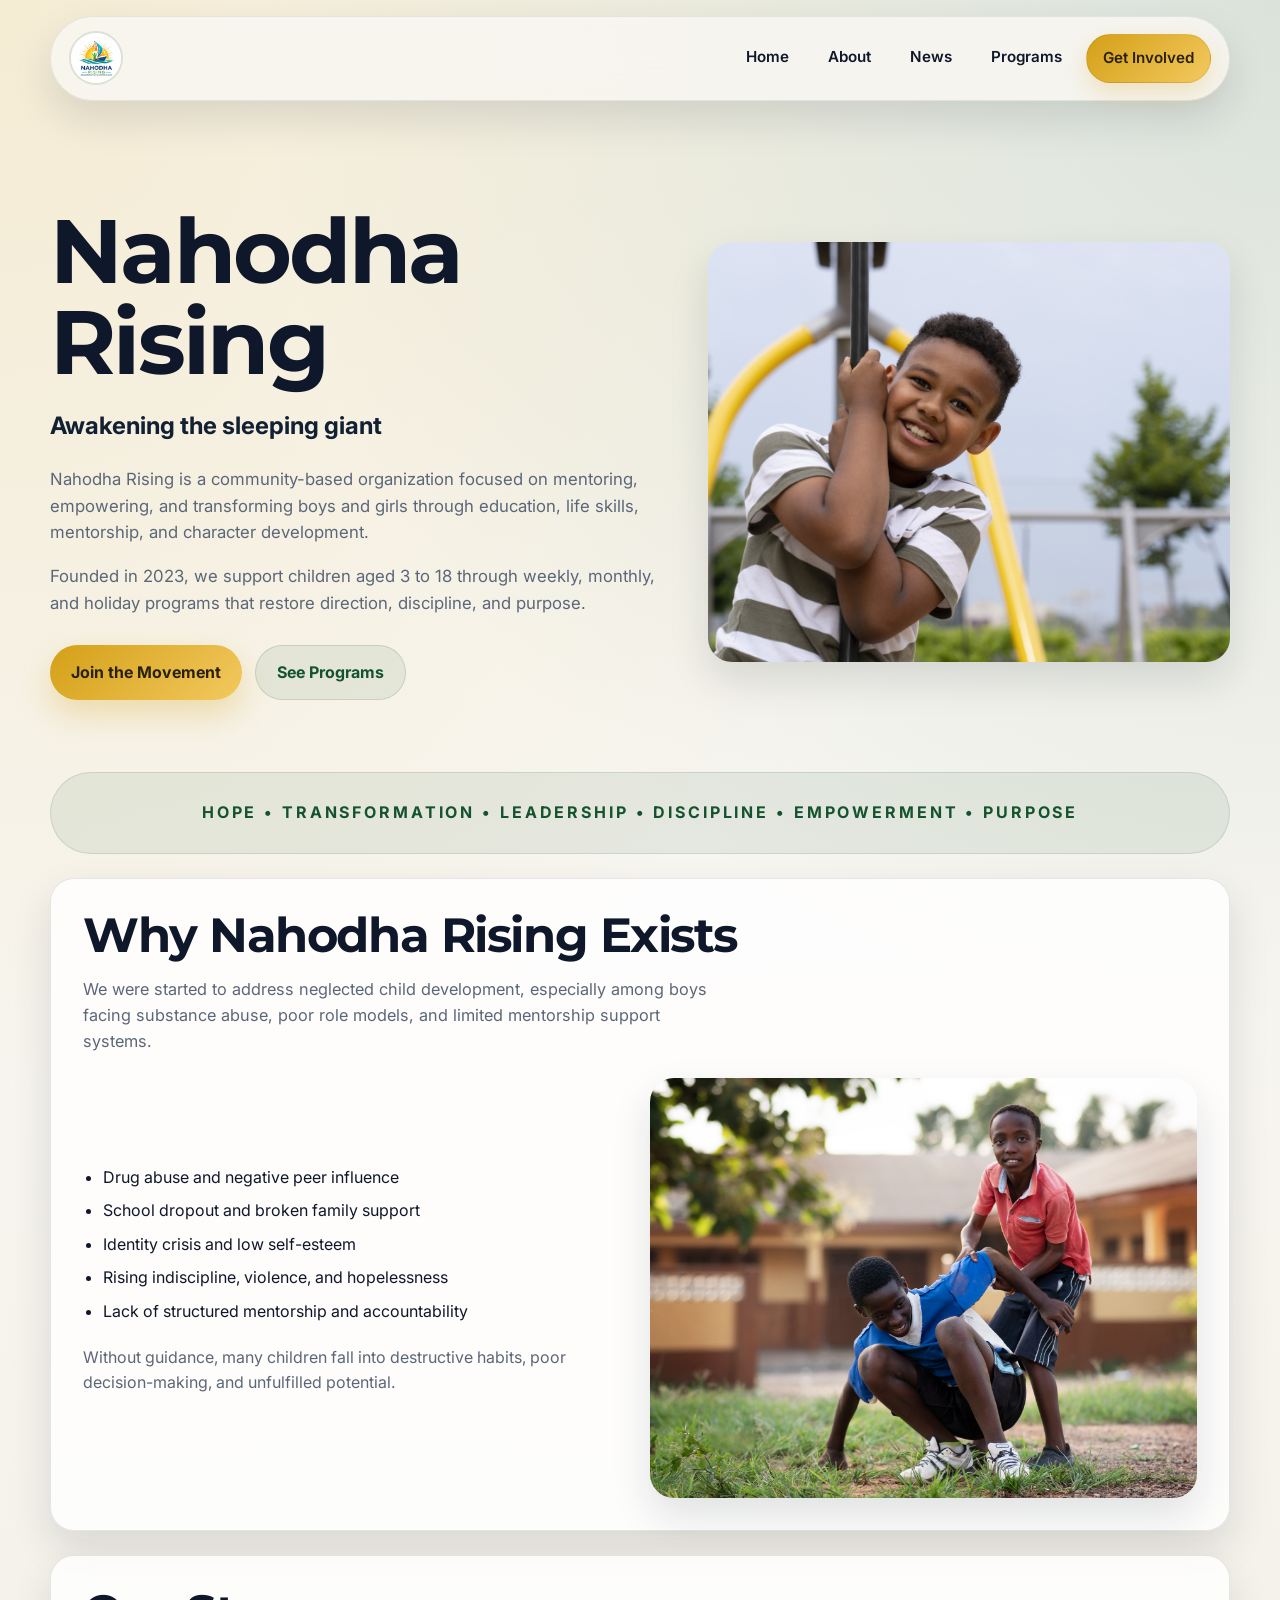
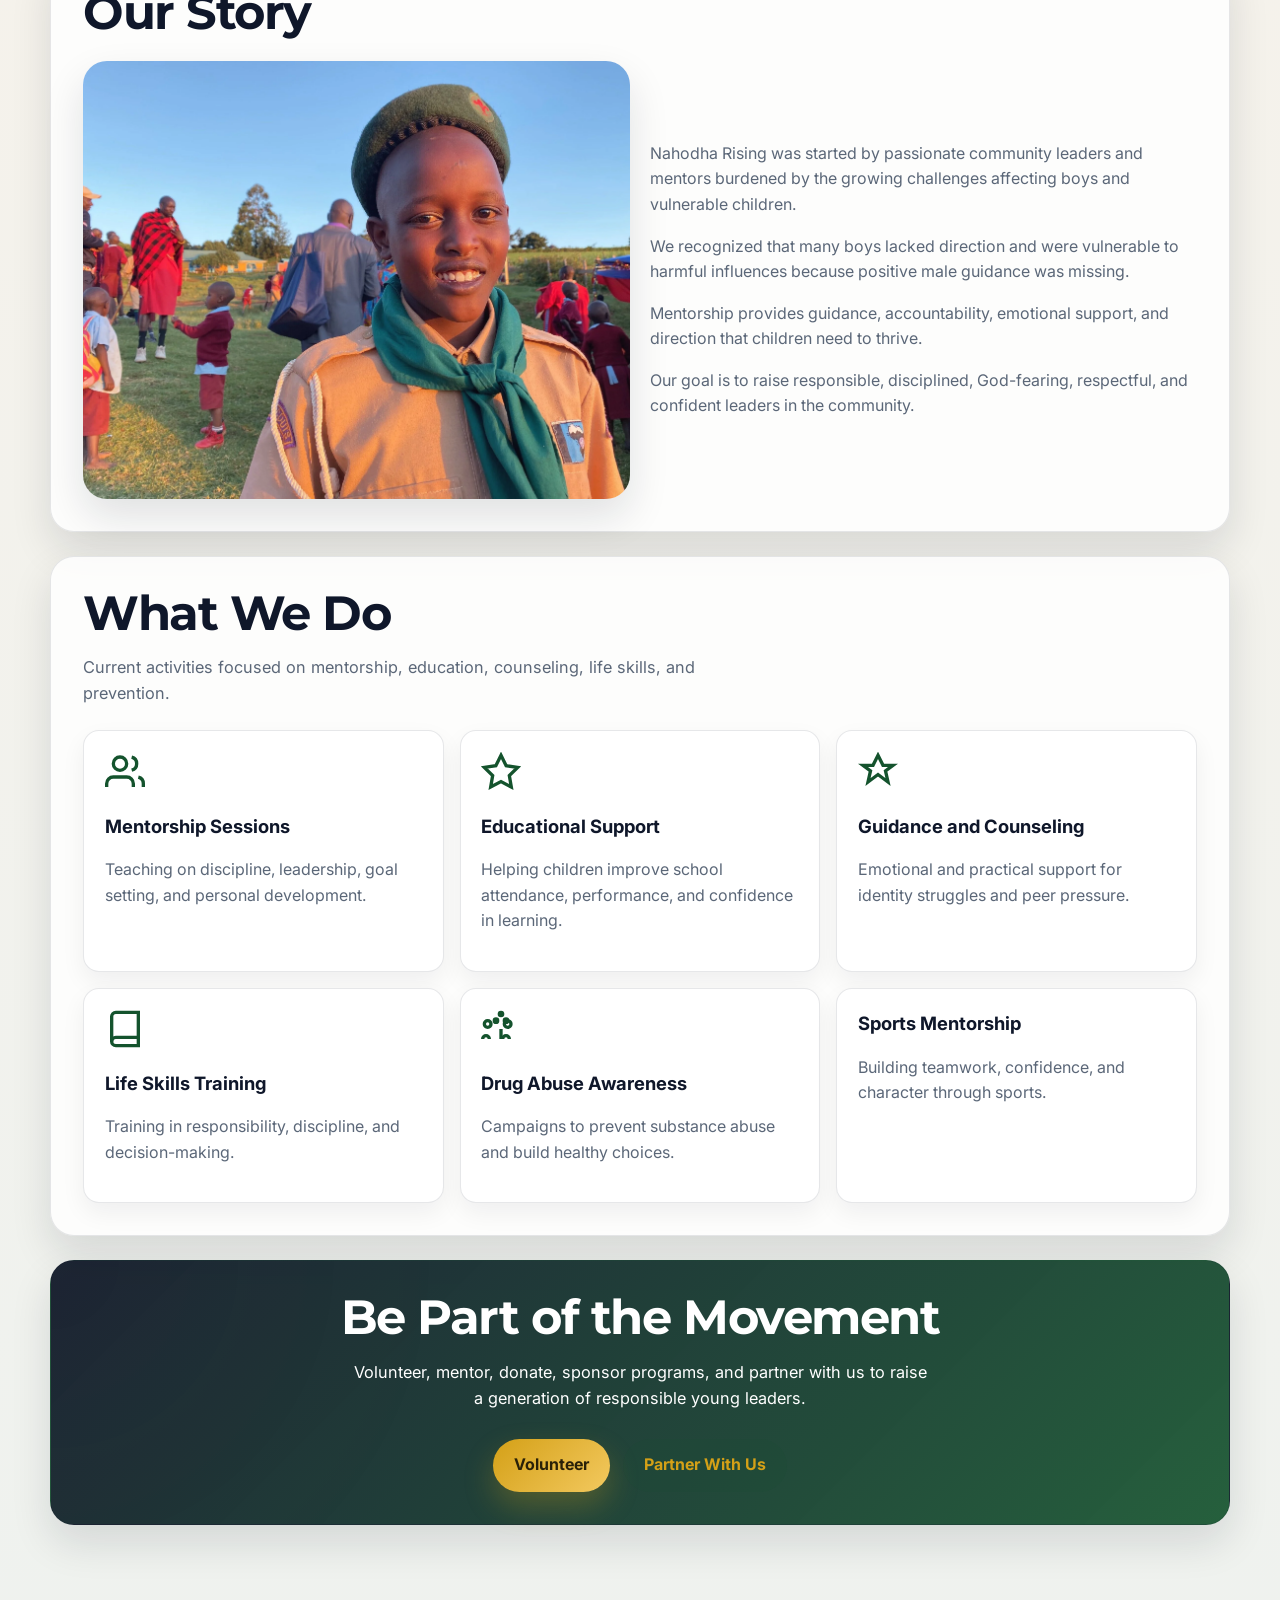
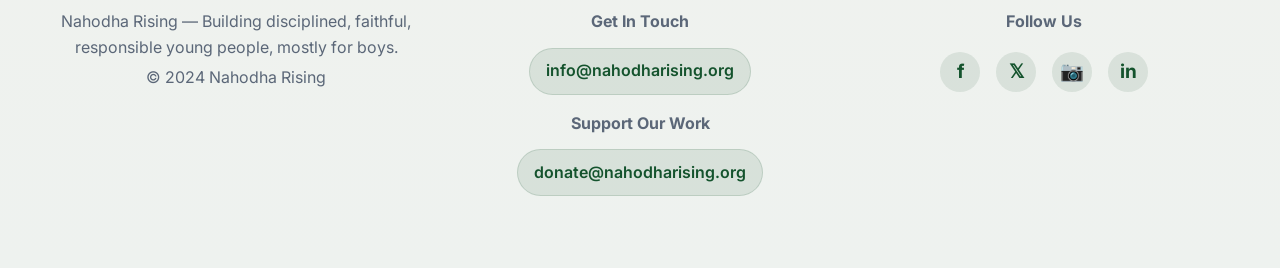
<file: index.html>
<!doctype html>
<html lang="en">
  <head>
    <meta charset="UTF-8" />
    <meta name="viewport" content="width=device-width, initial-scale=1.0" />
    <title>Nahodha Rising</title>
    <link rel="stylesheet" href="style.css" />
  </head>

  <body>
    <!-- NAVBAR -->
    <nav>
      <div class="logo">
        <img src="./assets/logo.jpeg" alt="Nahodha Rising Logo" />
      </div>

      <button class="menu-toggle" aria-label="Toggle menu">
        <span></span>
        <span></span>
        <span></span>
      </button>

      <div class="nav-links">
        <a href="index.html">Home</a>
        <a href="about.html">About</a>
        <a href="news.html">News</a>
        <a href="programs.html">Programs</a>
        <a href="get-involved.html" class="nav-cta">Get Involved</a>
      </div>
    </nav>

    <!-- HERO (FULL IMPACT SECTION) -->
    <section class="hero">
      <div class="hero-content">
        <h1>Nahodha Rising</h1>

        <h2>Awakening the sleeping giant</h2>

        <p>
          Nahodha Rising is a community-based organization focused on mentoring,
          empowering, and transforming boys and girls through education, life
          skills, mentorship, and character development.
        </p>

        <p>
          Founded in 2023, we support children aged 3 to 18 through weekly,
          monthly, and holiday programs that restore direction, discipline, and
          purpose.
        </p>

        <div class="hero-actions">
          <a href="get-involved.html" class="cta-primary">Join the Movement</a>
          <a href="programs.html" class="cta-secondary">See Programs</a>
        </div>
      </div>

      <div class="hero-media">
        <img
          src="./assets/medium-shot-smiley-boy-outdoors-no-edit.jpg"
          alt="Mentorship gathering"
        />
      </div>
    </section>

    <!-- IDENTITY BAR (MOTION / BRAND ANCHOR) -->
    <section class="identity">
      <p>
        Hope • Transformation • Leadership • Discipline • Empowerment • Purpose
      </p>
    </section>

    <!-- PROBLEM (CLEAR CONTEXT, NOT NEGATIVE HEAVY) -->
    <section class="problem">
      <div class="section-header">
        <h2>Why Nahodha Rising Exists</h2>
        <p>
          We were started to address neglected child development, especially
          among boys facing substance abuse, poor role models, and limited
          mentorship support systems.
        </p>
      </div>

      <div class="problem-grid">
        <div class="problem-text">
          <ul>
            <li>Drug abuse and negative peer influence</li>
            <li>School dropout and broken family support</li>
            <li>Identity crisis and low self-esteem</li>
            <li>Rising indiscipline, violence, and hopelessness</li>
            <li>Lack of structured mentorship and accountability</li>
          </ul>

          <p>
            Without guidance, many children fall into destructive habits, poor
            decision-making, and unfulfilled potential.
          </p>
        </div>

        <div class="problem-media">
          <img src="./assets/2149479929.jpg" alt="Youth context image" />
        </div>
      </div>
    </section>

    <!-- STORY (HUMAN CONNECTION SECTION) -->
    <section class="story">
      <div class="section-header">
        <h2>Our Story</h2>
      </div>

      <div class="story-content">
        <div class="story-media">
          <img src="./assets/I.webp" alt="Mentorship moment" />
        </div>

        <div class="story-text">
          <p>
            Nahodha Rising was started by passionate community leaders and
            mentors burdened by the growing challenges affecting boys and
            vulnerable children.
          </p>

          <p>
            We recognized that many boys lacked direction and were vulnerable to
            harmful influences because positive male guidance was missing.
          </p>

          <p>
            Mentorship provides guidance, accountability, emotional support, and
            direction that children need to thrive.
          </p>

          <p>
            Our goal is to raise responsible, disciplined, God-fearing,
            respectful, and confident leaders in the community.
          </p>
        </div>
      </div>
    </section>

    <!-- PROGRAMS (CORE OFFERING GRID) -->
    <section class="programs">
      <div class="section-header">
        <h2>What We Do</h2>
        <p>
          Current activities focused on mentorship, education, counseling, life
          skills, and prevention.
        </p>
      </div>

      <div class="grid">
        <div class="card">
          <svg
            class="card-icon"
            viewBox="0 0 24 24"
            fill="none"
            stroke="currentColor"
            stroke-width="2"
          >
            <path d="M17 21v-2a4 4 0 0 0-4-4H5a4 4 0 0 0-4 4v2" />
            <circle cx="9" cy="7" r="4" />
            <path d="M23 21v-2a4 4 0 0 0-3-3.87" />
            <path d="M16 3.13a4 4 0 0 1 0 7.75" />
          </svg>
          <h3>Mentorship Sessions</h3>
          <p>
            Teaching on discipline, leadership, goal setting, and personal
            development.
          </p>
        </div>

        <div class="card">
          <svg
            class="card-icon"
            viewBox="0 0 24 24"
            fill="none"
            stroke="currentColor"
            stroke-width="2"
          >
            <path
              d="M12 2l3.09 6.26L22 9.27l-5 4.87 1.18 6.88L12 17.77l-6.18 3.25L7 14.14 2 9.27l6.91-1.01L12 2z"
            />
          </svg>
          <h3>Educational Support</h3>
          <p>
            Helping children improve school attendance, performance, and
            confidence in learning.
          </p>
        </div>

        <div class="card">
          <svg
            class="card-icon"
            viewBox="0 0 24 24"
            fill="none"
            stroke="currentColor"
            stroke-width="2"
          >
            <path
              d="M12 2l3 6h6l-4.5 3.3 1.5 6.7-6-4.5-6 4.5 1.5-6.7-4.5-3.3h6z"
            />
          </svg>
          <h3>Guidance and Counseling</h3>
          <p>
            Emotional and practical support for identity struggles and peer
            pressure.
          </p>
        </div>

        <div class="card">
          <svg
            class="card-icon"
            viewBox="0 0 24 24"
            fill="none"
            stroke="currentColor"
            stroke-width="2"
          >
            <path d="M4 19.5A2.5 2.5 0 0 1 6.5 17H20" />
            <path
              d="M6.5 2H20v20H6.5A2.5 2.5 0 0 1 4 19.5v-15A2.5 2.5 0 0 1 6.5 2z"
            />
          </svg>
          <h3>Life Skills Training</h3>
          <p>Training in responsibility, discipline, and decision-making.</p>
        </div>

        <div class="card">
          <svg
            class="card-icon"
            viewBox="0 0 24 24"
            fill="none"
            stroke="currentColor"
            stroke-width="2"
          >
            <path d="M17 18a2 2 0 1 0-4 0" />
            <path d="M5 18a2 2 0 1 0-4 0" />
            <path d="M12 2a1 1 0 1 0 0 2 1 1 0 0 0 0-2z" />
            <path d="M9 6a1 1 0 1 0 0 2 1 1 0 0 0 0-2z" />
            <path d="M15 6a1 1 0 1 0 0 2 1 1 0 0 0 0-2z" />
            <path d="M6 9a2 2 0 1 0-4 0 2 2 0 0 0 4 0z" />
            <path d="M18 9a2 2 0 1 0-4 0 2 2 0 0 0 4 0z" />
            <path d="M12 12v6" />
          </svg>
          <h3>Drug Abuse Awareness</h3>
          <p>Campaigns to prevent substance abuse and build healthy choices.</p>
        </div>

        <div class="card">
          <h3>Sports Mentorship</h3>
          <p>Building teamwork, confidence, and character through sports.</p>
        </div>
      </div>
    </section>

    <!-- FINAL CTA -->
    <section class="cta">
      <h2>Be Part of the Movement</h2>

      <p>
        Volunteer, mentor, donate, sponsor programs, and partner with us to
        raise a generation of responsible young leaders.
      </p>

      <div class="cta-buttons">
        <a href="get-involved.html">Volunteer</a>
        <a href="get-involved.html">Partner With Us</a>
      </div>
    </section>

    <!-- FOOTER -->
    <footer>
      <div class="footer-content">
        <div>
          <p>
            Nahodha Rising — Building disciplined, faithful, responsible young
            people, mostly for boys.
          </p>
          <p>&copy; 2024 Nahodha Rising</p>
        </div>

        <div class="footer-contact">
          <p><strong>Get In Touch</strong></p>
          <a href="mailto:info@nahodharising.org" class="contact-link"
            >info@nahodharising.org</a
          >
          <p style="margin-top: 1rem"><strong>Support Our Work</strong></p>
          <a href="mailto:donate@nahodharising.org" class="donate-link"
            >donate@nahodharising.org</a
          >
        </div>

        <div class="footer-social">
          <p><strong>Follow Us</strong></p>
          <div class="social-icons">
            <a href="#" aria-label="Facebook" class="social-icon">f</a>
            <a href="#" aria-label="Twitter" class="social-icon">𝕏</a>
            <a href="#" aria-label="Instagram" class="social-icon">📷</a>
            <a href="#" aria-label="LinkedIn" class="social-icon">in</a>
          </div>
        </div>
      </div>
    </footer>

    <script>
      document.addEventListener("DOMContentLoaded", () => {
        const toggle = document.querySelector(".menu-toggle");
        const navLinks = document.querySelector(".nav-links");
        const links = navLinks.querySelectorAll("a");

        toggle.addEventListener("click", () => {
          toggle.classList.toggle("active");
          navLinks.classList.toggle("open");
        });

        links.forEach((link) => {
          link.addEventListener("click", () => {
            toggle.classList.remove("active");
            navLinks.classList.remove("open");
          });
        });
      });
    </script>
  </body>
</html>
</file>
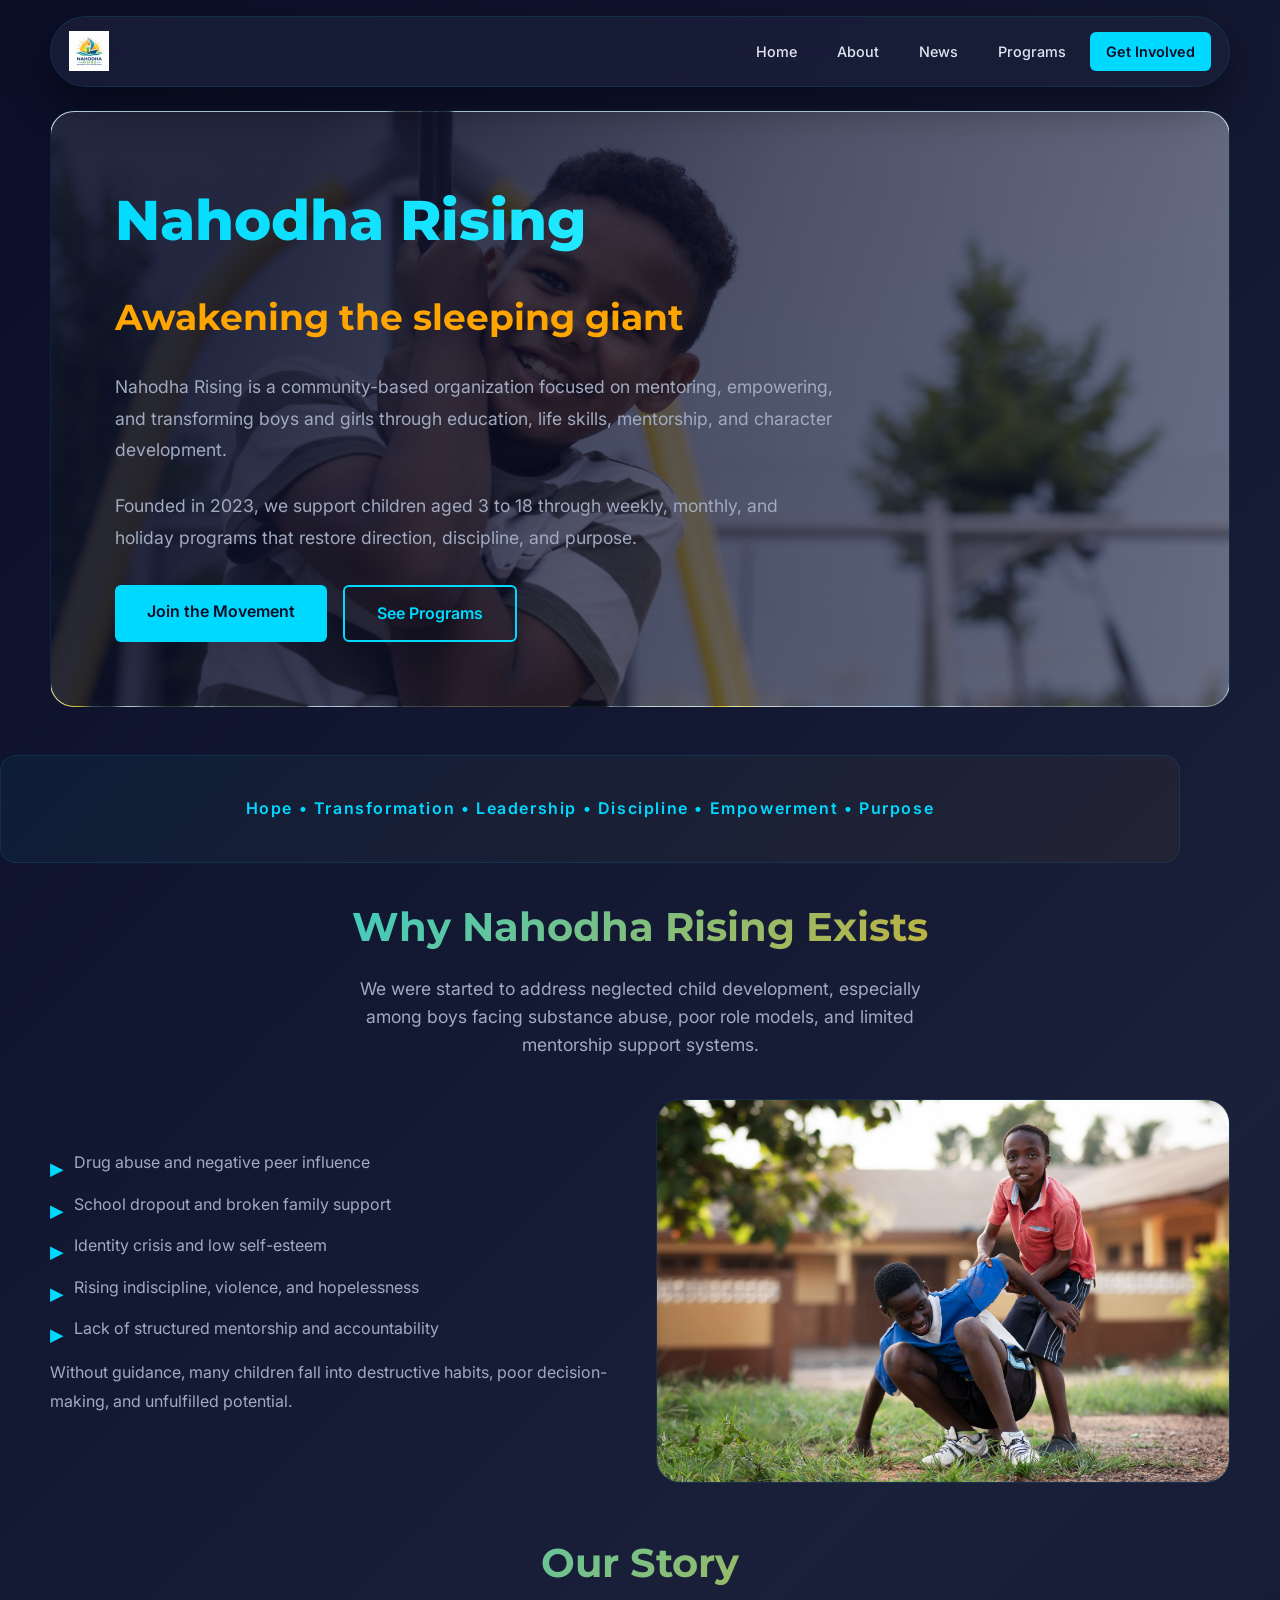
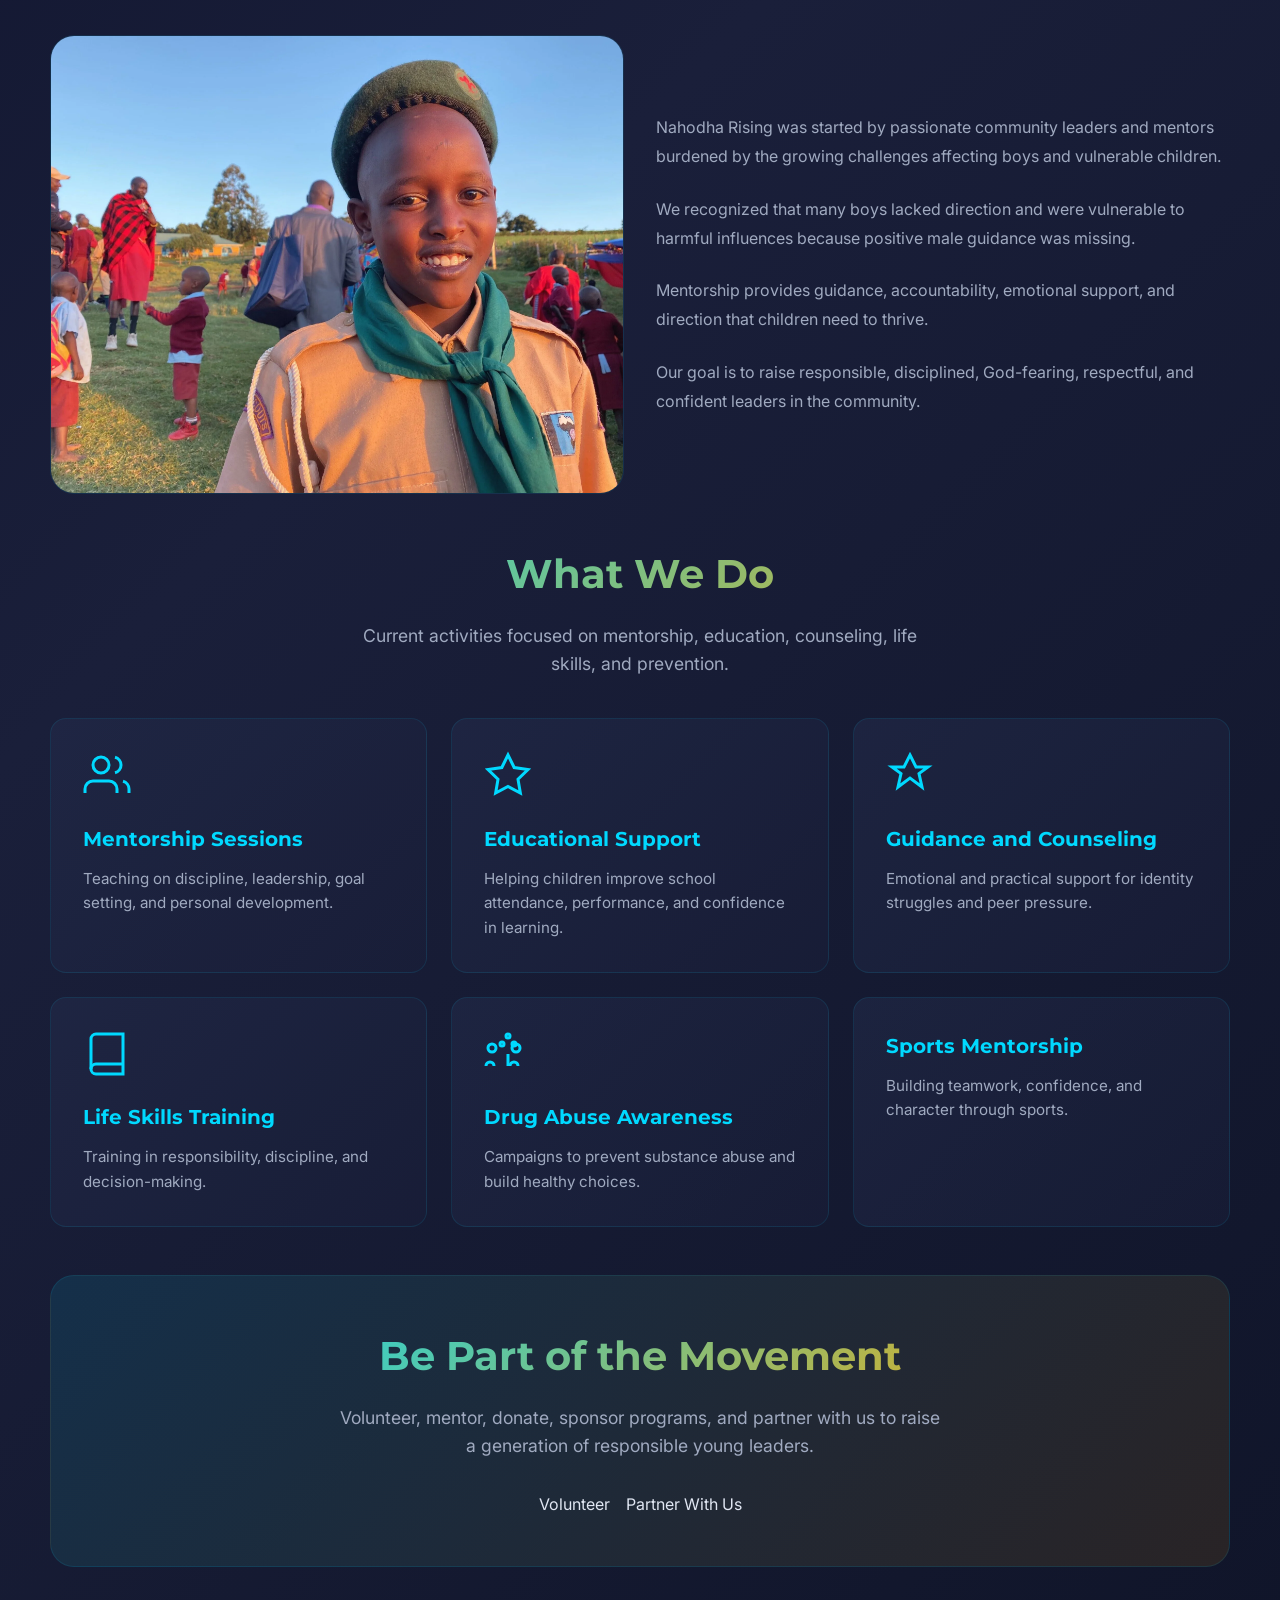
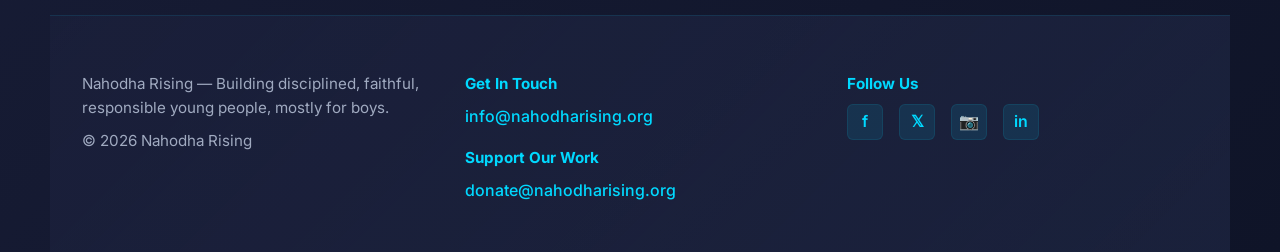
<file: Design2/index.html>
<!doctype html>
<html lang="en">
  <head>
    <meta charset="UTF-8" />
    <meta name="viewport" content="width=device-width, initial-scale=1.0" />
    <title>Nahodha Rising | Modern Design</title>
    <link rel="stylesheet" href="style.css" />
  </head>

  <body>
    <!-- NAVBAR -->
    <nav>
      <div class="logo">
        <img src="../assets/logo.jpeg" alt="Nahodha Rising Logo" />
      </div>

      <button class="menu-toggle" aria-label="Toggle menu">
        <span></span>
        <span></span>
        <span></span>
      </button>

      <div class="nav-links">
        <a href="index.html">Home</a>
        <a href="about.html">About</a>
        <a href="news.html">News</a>
        <a href="programs.html">Programs</a>
        <a href="get-involved.html" class="nav-cta">Get Involved</a>
      </div>
    </nav>

    <!-- HERO -->
    <section class="hero hero-home">
      <div class="hero-content">
        <h1>Nahodha Rising</h1>

        <h2>Awakening the sleeping giant</h2>

        <p>
          Nahodha Rising is a community-based organization focused on mentoring,
          empowering, and transforming boys and girls through education, life
          skills, mentorship, and character development.
        </p>

        <p>
          Founded in 2023, we support children aged 3 to 18 through weekly,
          monthly, and holiday programs that restore direction, discipline, and
          purpose.
        </p>

        <div class="hero-actions">
          <a href="get-involved.html" class="cta-primary">Join the Movement</a>
          <a href="programs.html" class="cta-secondary">See Programs</a>
        </div>
      </div>
    </section>

    <!-- IDENTITY BAR -->
    <section class="identity">
      <p>
        Hope • Transformation • Leadership • Discipline • Empowerment • Purpose
      </p>
    </section>

    <!-- PROBLEM -->
    <section class="problem">
      <div class="section-header">
        <h2>Why Nahodha Rising Exists</h2>
        <p>
          We were started to address neglected child development, especially
          among boys facing substance abuse, poor role models, and limited
          mentorship support systems.
        </p>
      </div>

      <div class="problem-grid">
        <div class="problem-text">
          <ul>
            <li>Drug abuse and negative peer influence</li>
            <li>School dropout and broken family support</li>
            <li>Identity crisis and low self-esteem</li>
            <li>Rising indiscipline, violence, and hopelessness</li>
            <li>Lack of structured mentorship and accountability</li>
          </ul>

          <p>
            Without guidance, many children fall into destructive habits, poor
            decision-making, and unfulfilled potential.
          </p>
        </div>

        <div class="problem-media">
          <img src="../assets/2149479929.jpg" alt="Youth context image" />
        </div>
      </div>
    </section>

    <!-- STORY -->
    <section class="story">
      <div class="section-header">
        <h2>Our Story</h2>
      </div>

      <div class="story-content">
        <div class="story-media">
          <img src="../assets/I.webp" alt="Mentorship moment" />
        </div>

        <div class="story-text">
          <p>
            Nahodha Rising was started by passionate community leaders and
            mentors burdened by the growing challenges affecting boys and
            vulnerable children.
          </p>

          <p>
            We recognized that many boys lacked direction and were vulnerable to
            harmful influences because positive male guidance was missing.
          </p>

          <p>
            Mentorship provides guidance, accountability, emotional support, and
            direction that children need to thrive.
          </p>

          <p>
            Our goal is to raise responsible, disciplined, God-fearing,
            respectful, and confident leaders in the community.
          </p>
        </div>
      </div>
    </section>

    <!-- PROGRAMS -->
    <section class="programs">
      <div class="section-header">
        <h2>What We Do</h2>
        <p>
          Current activities focused on mentorship, education, counseling, life
          skills, and prevention.
        </p>
      </div>

      <div class="grid">
        <div class="card">
          <svg
            class="card-icon"
            viewBox="0 0 24 24"
            fill="none"
            stroke="currentColor"
            stroke-width="2"
          >
            <path d="M17 21v-2a4 4 0 0 0-4-4H5a4 4 0 0 0-4 4v2" />
            <circle cx="9" cy="7" r="4" />
            <path d="M23 21v-2a4 4 0 0 0-3-3.87" />
            <path d="M16 3.13a4 4 0 0 1 0 7.75" />
          </svg>
          <h3>Mentorship Sessions</h3>
          <p>
            Teaching on discipline, leadership, goal setting, and personal
            development.
          </p>
        </div>

        <div class="card">
          <svg
            class="card-icon"
            viewBox="0 0 24 24"
            fill="none"
            stroke="currentColor"
            stroke-width="2"
          >
            <path
              d="M12 2l3.09 6.26L22 9.27l-5 4.87 1.18 6.88L12 17.77l-6.18 3.25L7 14.14 2 9.27l6.91-1.01L12 2z"
            />
          </svg>
          <h3>Educational Support</h3>
          <p>
            Helping children improve school attendance, performance, and
            confidence in learning.
          </p>
        </div>

        <div class="card">
          <svg
            class="card-icon"
            viewBox="0 0 24 24"
            fill="none"
            stroke="currentColor"
            stroke-width="2"
          >
            <path
              d="M12 2l3 6h6l-4.5 3.3 1.5 6.7-6-4.5-6 4.5 1.5-6.7-4.5-3.3h6z"
            />
          </svg>
          <h3>Guidance and Counseling</h3>
          <p>
            Emotional and practical support for identity struggles and peer
            pressure.
          </p>
        </div>

        <div class="card">
          <svg
            class="card-icon"
            viewBox="0 0 24 24"
            fill="none"
            stroke="currentColor"
            stroke-width="2"
          >
            <path d="M4 19.5A2.5 2.5 0 0 1 6.5 17H20" />
            <path
              d="M6.5 2H20v20H6.5A2.5 2.5 0 0 1 4 19.5v-15A2.5 2.5 0 0 1 6.5 2z"
            />
          </svg>
          <h3>Life Skills Training</h3>
          <p>Training in responsibility, discipline, and decision-making.</p>
        </div>

        <div class="card">
          <svg
            class="card-icon"
            viewBox="0 0 24 24"
            fill="none"
            stroke="currentColor"
            stroke-width="2"
          >
            <path d="M17 18a2 2 0 1 0-4 0" />
            <path d="M5 18a2 2 0 1 0-4 0" />
            <path d="M12 2a1 1 0 1 0 0 2 1 1 0 0 0 0-2z" />
            <path d="M9 6a1 1 0 1 0 0 2 1 1 0 0 0 0-2z" />
            <path d="M15 6a1 1 0 1 0 0 2 1 1 0 0 0 0-2z" />
            <path d="M6 9a2 2 0 1 0-4 0 2 2 0 0 0 4 0z" />
            <path d="M18 9a2 2 0 1 0-4 0 2 2 0 0 0 4 0z" />
            <path d="M12 12v6" />
          </svg>
          <h3>Drug Abuse Awareness</h3>
          <p>Campaigns to prevent substance abuse and build healthy choices.</p>
        </div>

        <div class="card">
          <h3>Sports Mentorship</h3>
          <p>Building teamwork, confidence, and character through sports.</p>
        </div>
      </div>
    </section>

    <!-- FINAL CTA -->
    <section class="cta">
      <h2>Be Part of the Movement</h2>

      <p>
        Volunteer, mentor, donate, sponsor programs, and partner with us to
        raise a generation of responsible young leaders.
      </p>

      <div class="cta-buttons">
        <a href="get-involved.html">Volunteer</a>
        <a href="get-involved.html">Partner With Us</a>
      </div>
    </section>

    <!-- FOOTER -->
    <footer>
      <div class="footer-content">
        <div>
          <p>
            Nahodha Rising — Building disciplined, faithful, responsible young
            people, mostly for boys.
          </p>
          <p>&copy; 2026 Nahodha Rising</p>
        </div>

        <div class="footer-contact">
          <p><strong>Get In Touch</strong></p>
          <a href="mailto:info@nahodharising.org" class="contact-link"
            >info@nahodharising.org</a
          >
          <p style="margin-top: 1rem"><strong>Support Our Work</strong></p>
          <a href="mailto:donate@nahodharising.org" class="donate-link"
            >donate@nahodharising.org</a
          >
        </div>

        <div class="footer-social">
          <p><strong>Follow Us</strong></p>
          <div class="social-icons">
            <a href="#" aria-label="Facebook" class="social-icon">f</a>
            <a href="#" aria-label="Twitter" class="social-icon">𝕏</a>
            <a href="#" aria-label="Instagram" class="social-icon">📷</a>
            <a href="#" aria-label="LinkedIn" class="social-icon">in</a>
          </div>
        </div>
      </div>
    </footer>

    <script>
      // Mobile menu toggle
      const toggle = document.querySelector(".menu-toggle");
      const navLinks = document.querySelector(".nav-links");
      const links = navLinks.querySelectorAll("a");

      toggle.addEventListener("click", () => {
        toggle.classList.toggle("active");
        navLinks.classList.toggle("open");
      });

      links.forEach((link) => {
        link.addEventListener("click", () => {
          toggle.classList.remove("active");
          navLinks.classList.remove("open");
        });
      });
    </script>
  </body>
</html>
</file>
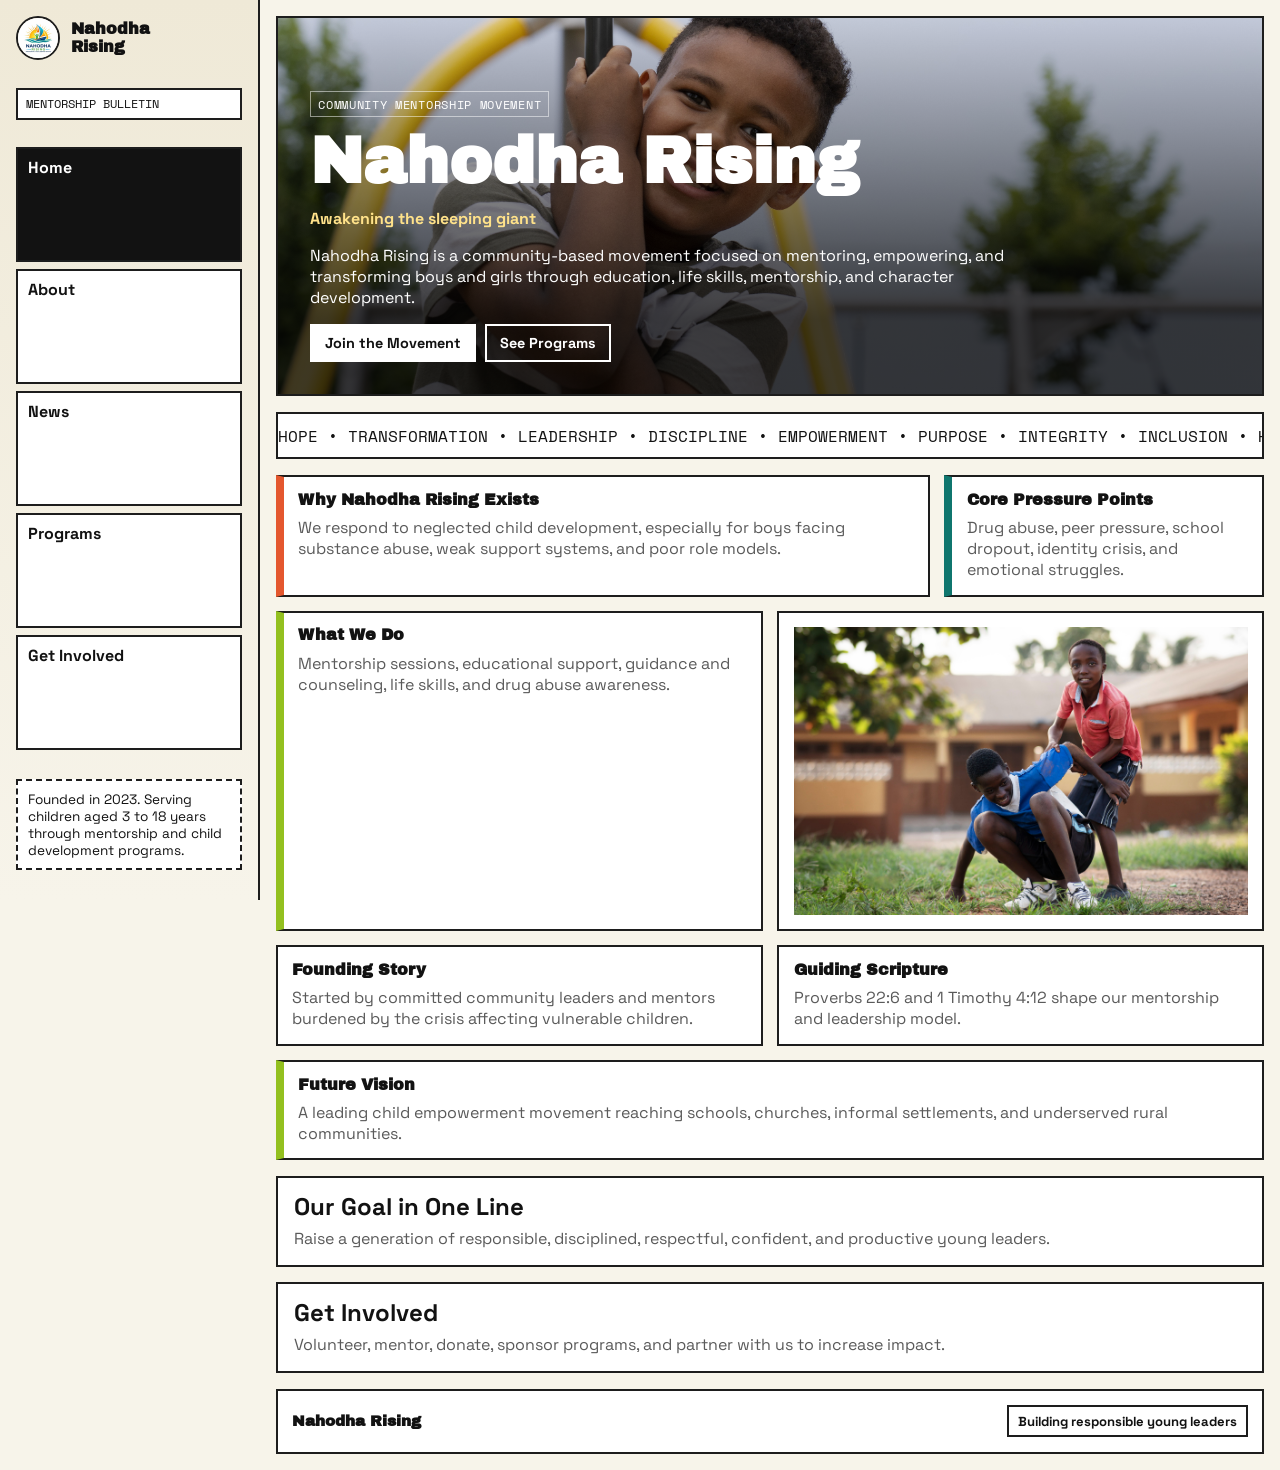
<file: Design3/index.html>
<!doctype html>
<html lang="en">
  <head>
    <meta charset="UTF-8" />
    <meta name="viewport" content="width=device-width, initial-scale=1.0" />
    <title>Nahodha Rising | Design 3</title>
    <link rel="stylesheet" href="style.css" />
  </head>
  <body>
    <div class="layout">
      <aside class="rail">
        <a class="logo-lock" href="index.html">
          <img src="../assets/logo.jpeg" alt="Nahodha Rising Logo" />
          <strong>Nahodha<br />Rising</strong>
        </a>
        <p class="tag">Mentorship Bulletin</p>
        <nav class="rail-nav">
          <a class="active" href="index.html">Home</a>
          <a href="about.html">About</a>
          <a href="news.html">News</a>
          <a href="programs.html">Programs</a>
          <a href="get-involved.html">Get Involved</a>
        </nav>
        <p class="rail-note">
          Founded in 2023. Serving children aged 3 to 18 years through
          mentorship and child development programs.
        </p>
      </aside>

      <main class="main">
        <section
          class="poster"
          style="
            background-image: url(&quot;../assets/medium-shot-smiley-boy-outdoors-no-edit.jpg&quot;);
          "
        >
          <div class="poster-copy">
            <span class="kicker">Community Mentorship Movement</span>
            <h1>Nahodha Rising</h1>
            <p class="slogan">Awakening the sleeping giant</p>
            <p>
              Nahodha Rising is a community-based movement focused on mentoring,
              empowering, and transforming boys and girls through education,
              life skills, mentorship, and character development.
            </p>
            <div class="cta-row">
              <a class="btn light" href="get-involved.html"
                >Join the Movement</a
              >
              <a class="btn" href="programs.html">See Programs</a>
            </div>
          </div>
        </section>

        <section class="marquee">
          <span
            >HOPE • TRANSFORMATION • LEADERSHIP • DISCIPLINE • EMPOWERMENT •
            PURPOSE • INTEGRITY • INCLUSION • HOPE • TRANSFORMATION •</span
          >
        </section>

        <section class="strip-grid">
          <article class="strip s8 signal">
            <h3>Why Nahodha Rising Exists</h3>
            <p>
              We respond to neglected child development, especially for boys
              facing substance abuse, weak support systems, and poor role
              models.
            </p>
          </article>
          <article class="strip s4 teal">
            <h3>Core Pressure Points</h3>
            <p>
              Drug abuse, peer pressure, school dropout, identity crisis, and
              emotional struggles.
            </p>
          </article>
          <article class="strip s6 lime">
            <h3>What We Do</h3>
            <p>
              Mentorship sessions, educational support, guidance and counseling,
              life skills, and drug abuse awareness.
            </p>
          </article>
          <article class="strip s6 photo-band">
            <img src="../assets/2149479929.jpg" alt="Youth context" />
          </article>
          <article class="strip s6">
            <h3>Founding Story</h3>
            <p>
              Started by committed community leaders and mentors burdened by the
              crisis affecting vulnerable children.
            </p>
          </article>
          <article class="strip s6">
            <h3>Guiding Scripture</h3>
            <p>
              Proverbs 22:6 and 1 Timothy 4:12 shape our mentorship and
              leadership model.
            </p>
          </article>
          <article class="strip s12 lime">
            <h3>Future Vision</h3>
            <p>
              A leading child empowerment movement reaching schools, churches,
              informal settlements, and underserved rural communities.
            </p>
          </article>
        </section>

        <section class="blocks">
          <article class="block">
            <h2>Our Goal in One Line</h2>
            <p>
              Raise a generation of responsible, disciplined, respectful,
              confident, and productive young leaders.
            </p>
          </article>
          <article class="block">
            <h2>Get Involved</h2>
            <p>
              Volunteer, mentor, donate, sponsor programs, and partner with us
              to increase impact.
            </p>
          </article>
        </section>

        <footer class="footer">
          <strong>Nahodha Rising</strong>
          <span class="badge">Building responsible young leaders</span>
        </footer>
      </main>
    </div>
  </body>
</html>
</file>
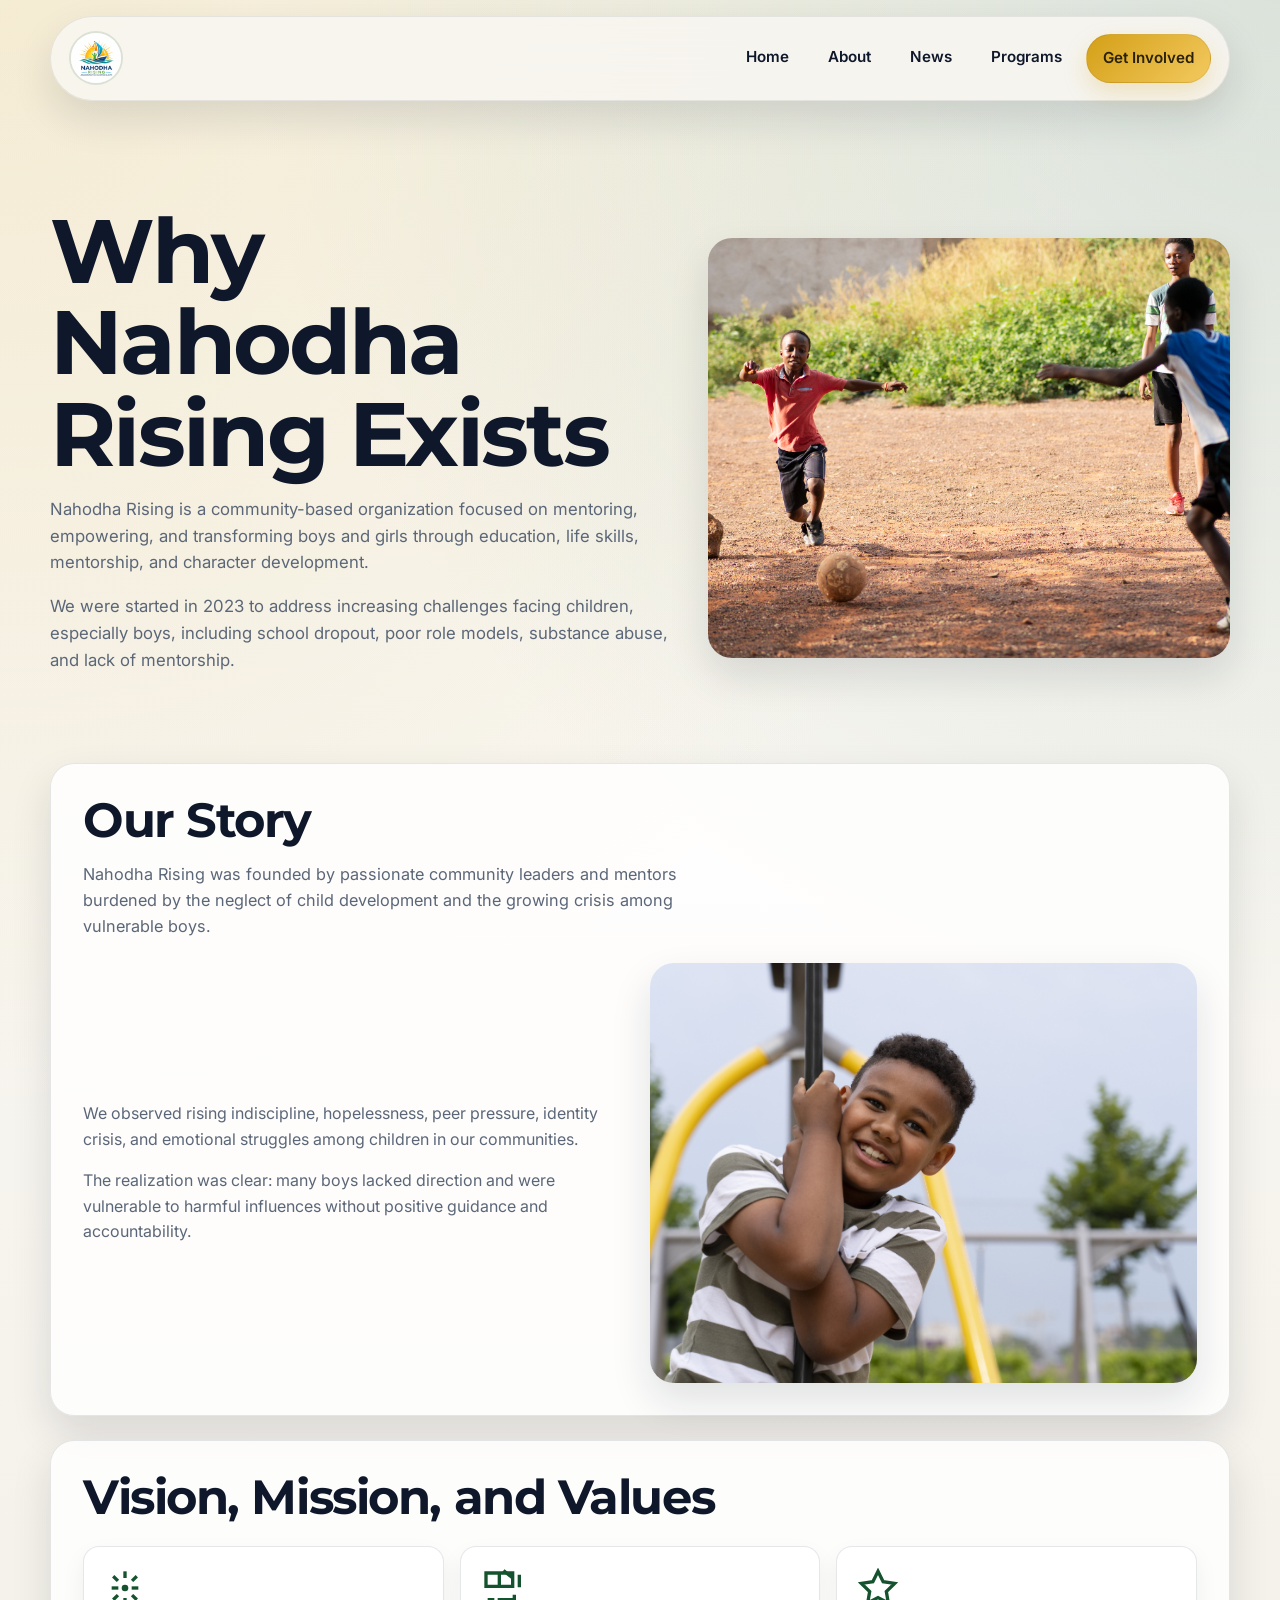
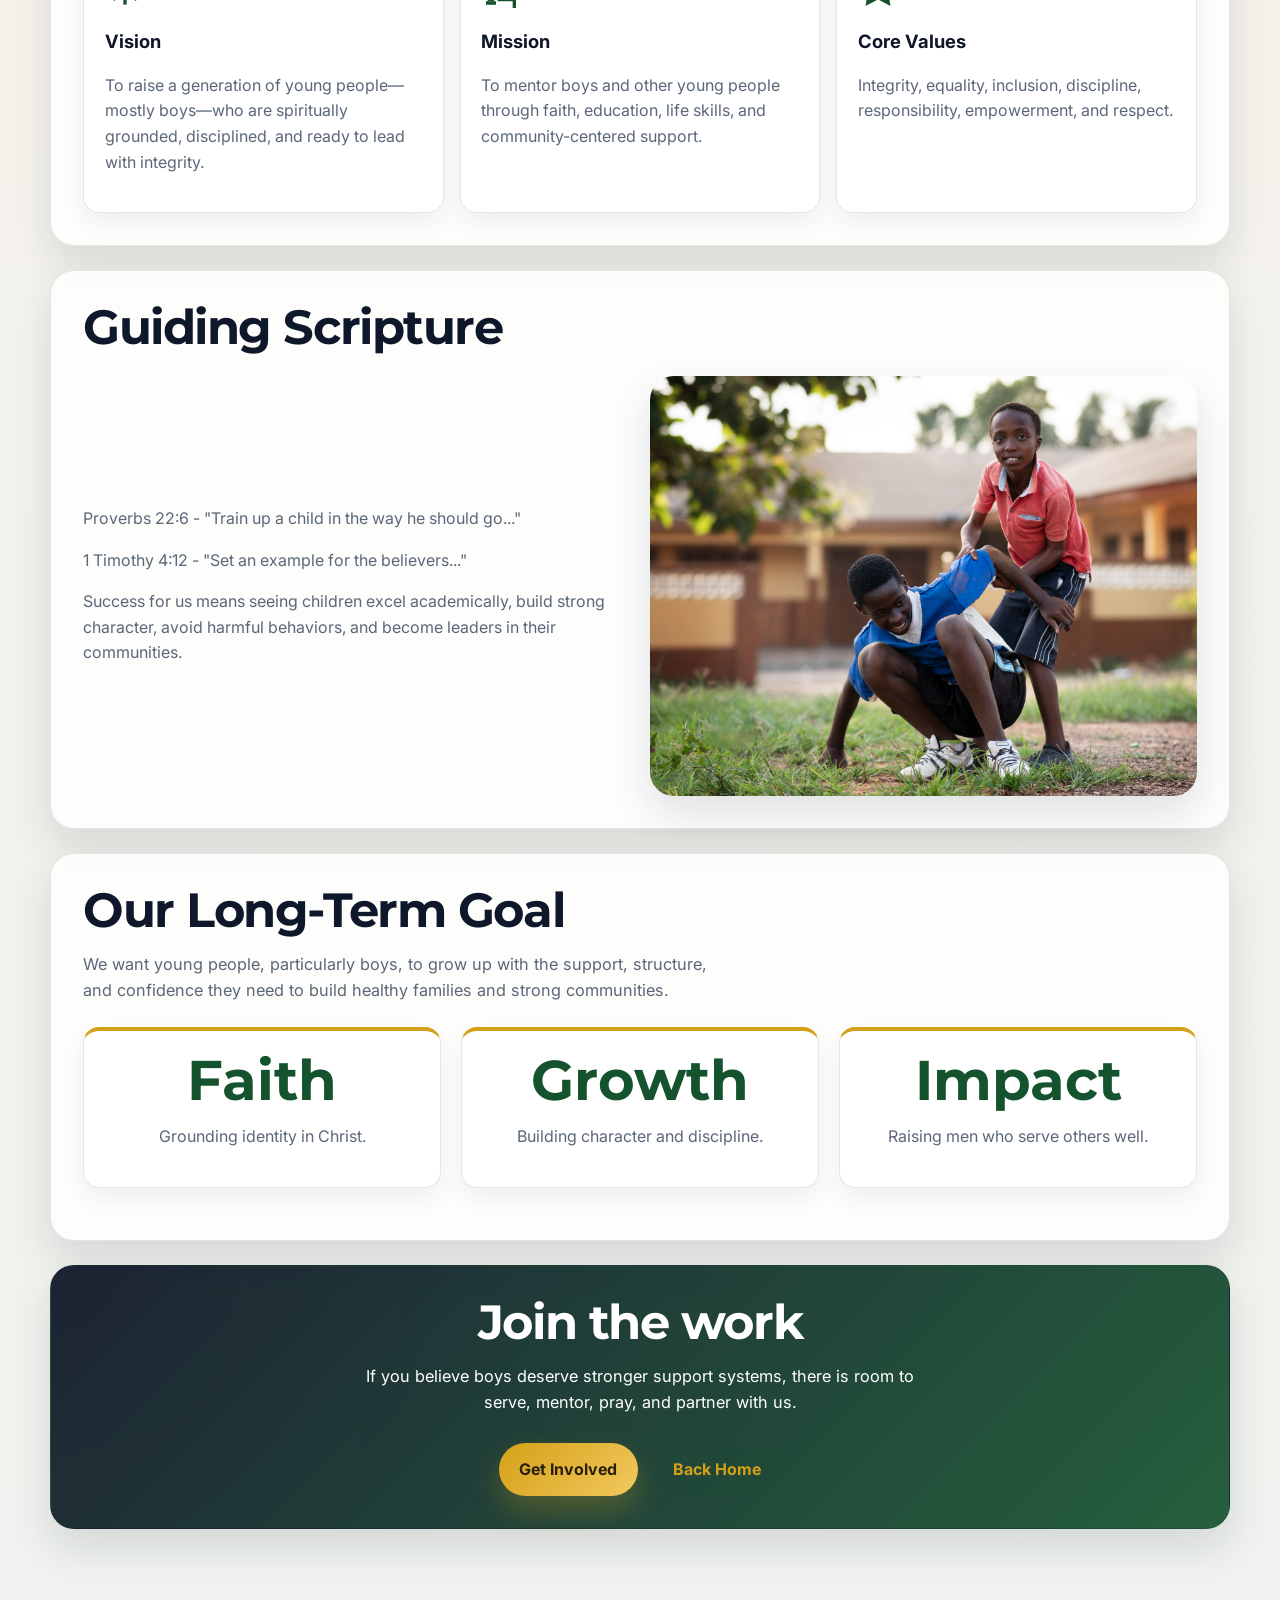
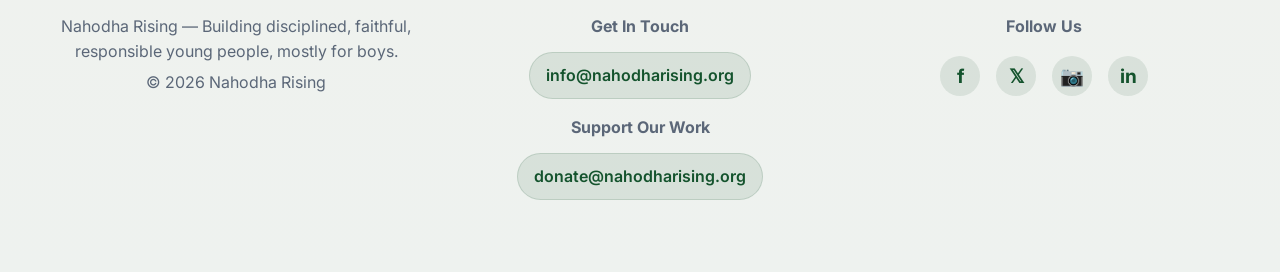
<file: about.html>
<!doctype html>
<html lang="en">
  <head>
    <meta charset="UTF-8" />
    <meta name="viewport" content="width=device-width, initial-scale=1.0" />
    <title>About | Nahodha Rising</title>
    <link rel="stylesheet" href="style.css" />
  </head>
  <body>
    <nav>
      <div class="logo">
        <img src="./assets/logo.jpeg" alt="Nahodha Rising Logo" />
      </div>

      <button class="menu-toggle" aria-label="Toggle menu">
        <span></span>
        <span></span>
        <span></span>
      </button>

      <div class="nav-links">
        <a href="index.html">Home</a>
        <a href="about.html">About</a>
        <a href="news.html">News</a>
        <a href="programs.html">Programs</a>
        <a href="get-involved.html" class="nav-cta">Get Involved</a>
      </div>
    </nav>

    <section class="hero">
      <div class="hero-content">
        <h1>Why Nahodha Rising Exists</h1>
        <p>
          Nahodha Rising is a community-based organization focused on mentoring,
          empowering, and transforming boys and girls through education, life
          skills, mentorship, and character development.
        </p>
        <p>
          We were started in 2023 to address increasing challenges facing
          children, especially boys, including school dropout, poor role models,
          substance abuse, and lack of mentorship.
        </p>
      </div>

      <div class="hero-media">
        <img
          src="./assets/boys-playing-football.jpg"
          alt="Mentorship gathering"
        />
      </div>
    </section>

    <section class="story">
      <div class="section-header">
        <h2>Our Story</h2>
        <p>
          Nahodha Rising was founded by passionate community leaders and mentors
          burdened by the neglect of child development and the growing crisis
          among vulnerable boys.
        </p>
      </div>

      <div class="story-content">
        <div class="story-text">
          <p>
            We observed rising indiscipline, hopelessness, peer pressure,
            identity crisis, and emotional struggles among children in our
            communities.
          </p>
          <p>
            The realization was clear: many boys lacked direction and were
            vulnerable to harmful influences without positive guidance and
            accountability.
          </p>
        </div>

        <div class="story-media">
          <img
            src="./assets/medium-shot-smiley-boy-outdoors-no-edit.jpg"
            alt="Youth mentorship context"
          />
        </div>
      </div>
    </section>

    <section class="programs">
      <div class="section-header">
        <h2>Vision, Mission, and Values</h2>
      </div>

      <div class="grid">
        <div class="card">
          <svg
            class="card-icon"
            viewBox="0 0 24 24"
            fill="none"
            stroke="currentColor"
            stroke-width="2"
          >
            <circle cx="12" cy="12" r="1" />
            <path d="M19.07 4.93l-2.83 2.83" />
            <path d="M19.07 19.07l-2.83-2.83" />
            <path d="M4.93 4.93l2.83 2.83" />
            <path d="M4.93 19.07l2.83-2.83" />
            <path d="M12 2v4" />
            <path d="M12 18v4" />
            <path d="M4 12h4" />
            <path d="M16 12h4" />
          </svg>
          <h3>Vision</h3>
          <p>
            To raise a generation of young people—mostly boys—who are
            spiritually grounded, disciplined, and ready to lead with integrity.
          </p>
        </div>

        <div class="card">
          <svg
            class="card-icon"
            viewBox="0 0 24 24"
            fill="none"
            stroke="currentColor"
            stroke-width="2"
          >
            <path d="M13.5 1.5 19 6m4 5.5V4m-15 15H4m16-3v8m-10-5h10" />
            <path d="M9 21H3M3 3h8v8H3zm8 0h8v8h-8z" />
          </svg>
          <h3>Mission</h3>
          <p>
            To mentor boys and other young people through faith, education, life
            skills, and community-centered support.
          </p>
        </div>

        <div class="card">
          <svg
            class="card-icon"
            viewBox="0 0 24 24"
            fill="none"
            stroke="currentColor"
            stroke-width="2"
          >
            <path
              d="M12 2l3.09 6.26L22 9.27l-5 4.87 1.18 6.88L12 17.77l-6.18 3.25L7 14.14 2 9.27l6.91-1.01L12 2z"
            />
          </svg>
          <h3>Core Values</h3>
          <p>
            Integrity, equality, inclusion, discipline, responsibility,
            empowerment, and respect.
          </p>
        </div>
      </div>
    </section>

    <section class="story">
      <div class="section-header">
        <h2>Guiding Scripture</h2>
      </div>

      <div class="story-content">
        <div class="story-text">
          <p>Proverbs 22:6 - "Train up a child in the way he should go..."</p>
          <p>1 Timothy 4:12 - "Set an example for the believers..."</p>
          <p>
            Success for us means seeing children excel academically, build
            strong character, avoid harmful behaviors, and become leaders in
            their communities.
          </p>
        </div>

        <div class="story-media">
          <img src="./assets/2149479929.jpg" alt="Community mentorship" />
        </div>
      </div>
    </section>

    <section class="impact">
      <div class="section-header">
        <h2>Our Long-Term Goal</h2>
        <p>
          We want young people, particularly boys, to grow up with the support,
          structure, and confidence they need to build healthy families and
          strong communities.
        </p>
      </div>

      <div class="stats">
        <div class="stat">
          <h3>Faith</h3>
          <p>Grounding identity in Christ.</p>
        </div>
        <div class="stat">
          <h3>Growth</h3>
          <p>Building character and discipline.</p>
        </div>
        <div class="stat">
          <h3>Impact</h3>
          <p>Raising men who serve others well.</p>
        </div>
      </div>
    </section>

    <section class="cta">
      <h2>Join the work</h2>
      <p>
        If you believe boys deserve stronger support systems, there is room to
        serve, mentor, pray, and partner with us.
      </p>
      <div class="cta-buttons">
        <a href="get-involved.html">Get Involved</a>
        <a href="index.html">Back Home</a>
      </div>
    </section>

    <footer>
      <div class="footer-content">
        <div>
          <p>
            Nahodha Rising — Building disciplined, faithful, responsible young
            people, mostly for boys.
          </p>
          <p>&copy; 2026 Nahodha Rising</p>
        </div>

        <div class="footer-contact">
          <p><strong>Get In Touch</strong></p>
          <a href="mailto:info@nahodharising.org" class="contact-link"
            >info@nahodharising.org</a
          >
          <p style="margin-top: 1rem"><strong>Support Our Work</strong></p>
          <a href="mailto:donate@nahodharising.org" class="donate-link"
            >donate@nahodharising.org</a
          >
        </div>

        <div class="footer-social">
          <p><strong>Follow Us</strong></p>
          <div class="social-icons">
            <a href="#" aria-label="Facebook" class="social-icon">f</a>
            <a href="#" aria-label="Twitter" class="social-icon">𝕏</a>
            <a href="#" aria-label="Instagram" class="social-icon">📷</a>
            <a href="#" aria-label="LinkedIn" class="social-icon">in</a>
          </div>
        </div>
      </div>
    </footer>

    <script>
      document.addEventListener("DOMContentLoaded", () => {
        const toggle = document.querySelector(".menu-toggle");
        const navLinks = document.querySelector(".nav-links");
        const links = navLinks.querySelectorAll("a");

        toggle.addEventListener("click", () => {
          toggle.classList.toggle("active");
          navLinks.classList.toggle("open");
        });

        links.forEach((link) => {
          link.addEventListener("click", () => {
            toggle.classList.remove("active");
            navLinks.classList.remove("open");
          });
        });
      });
    </script>
  </body>
</html>
</file>
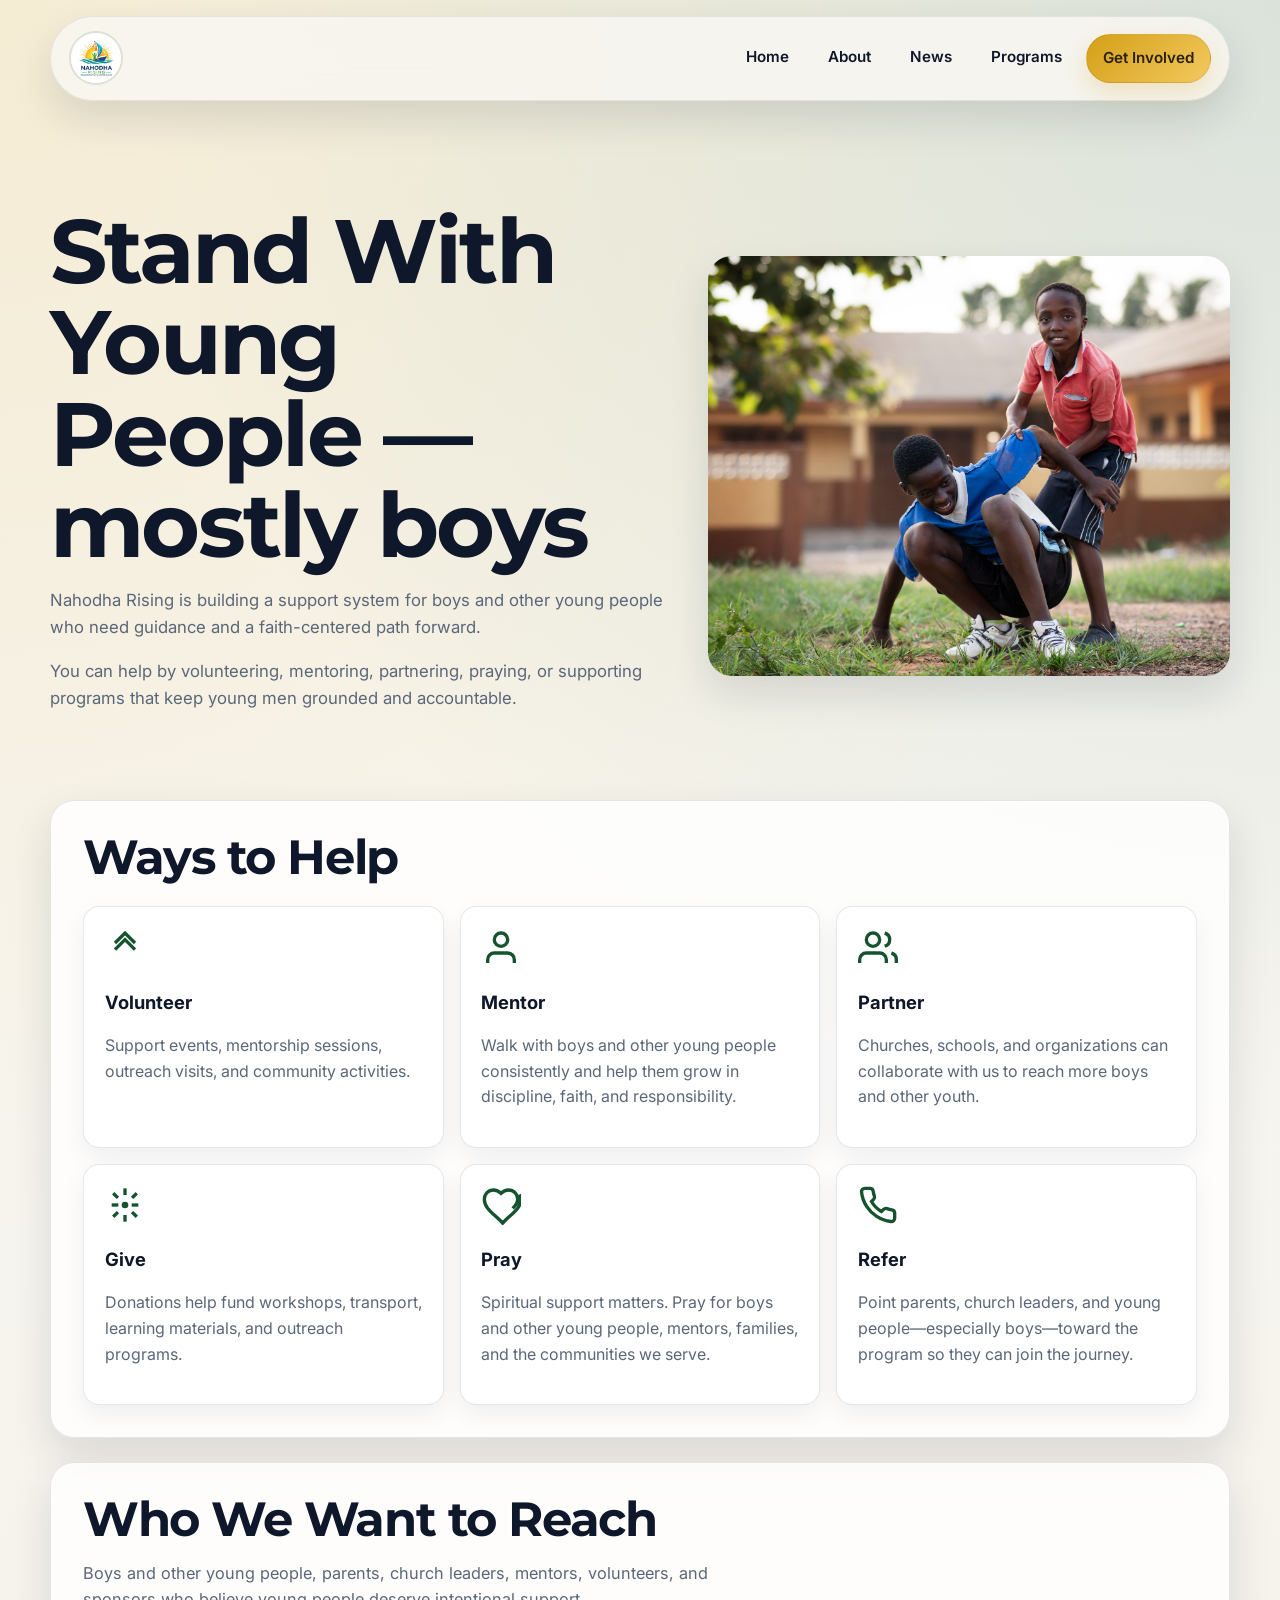
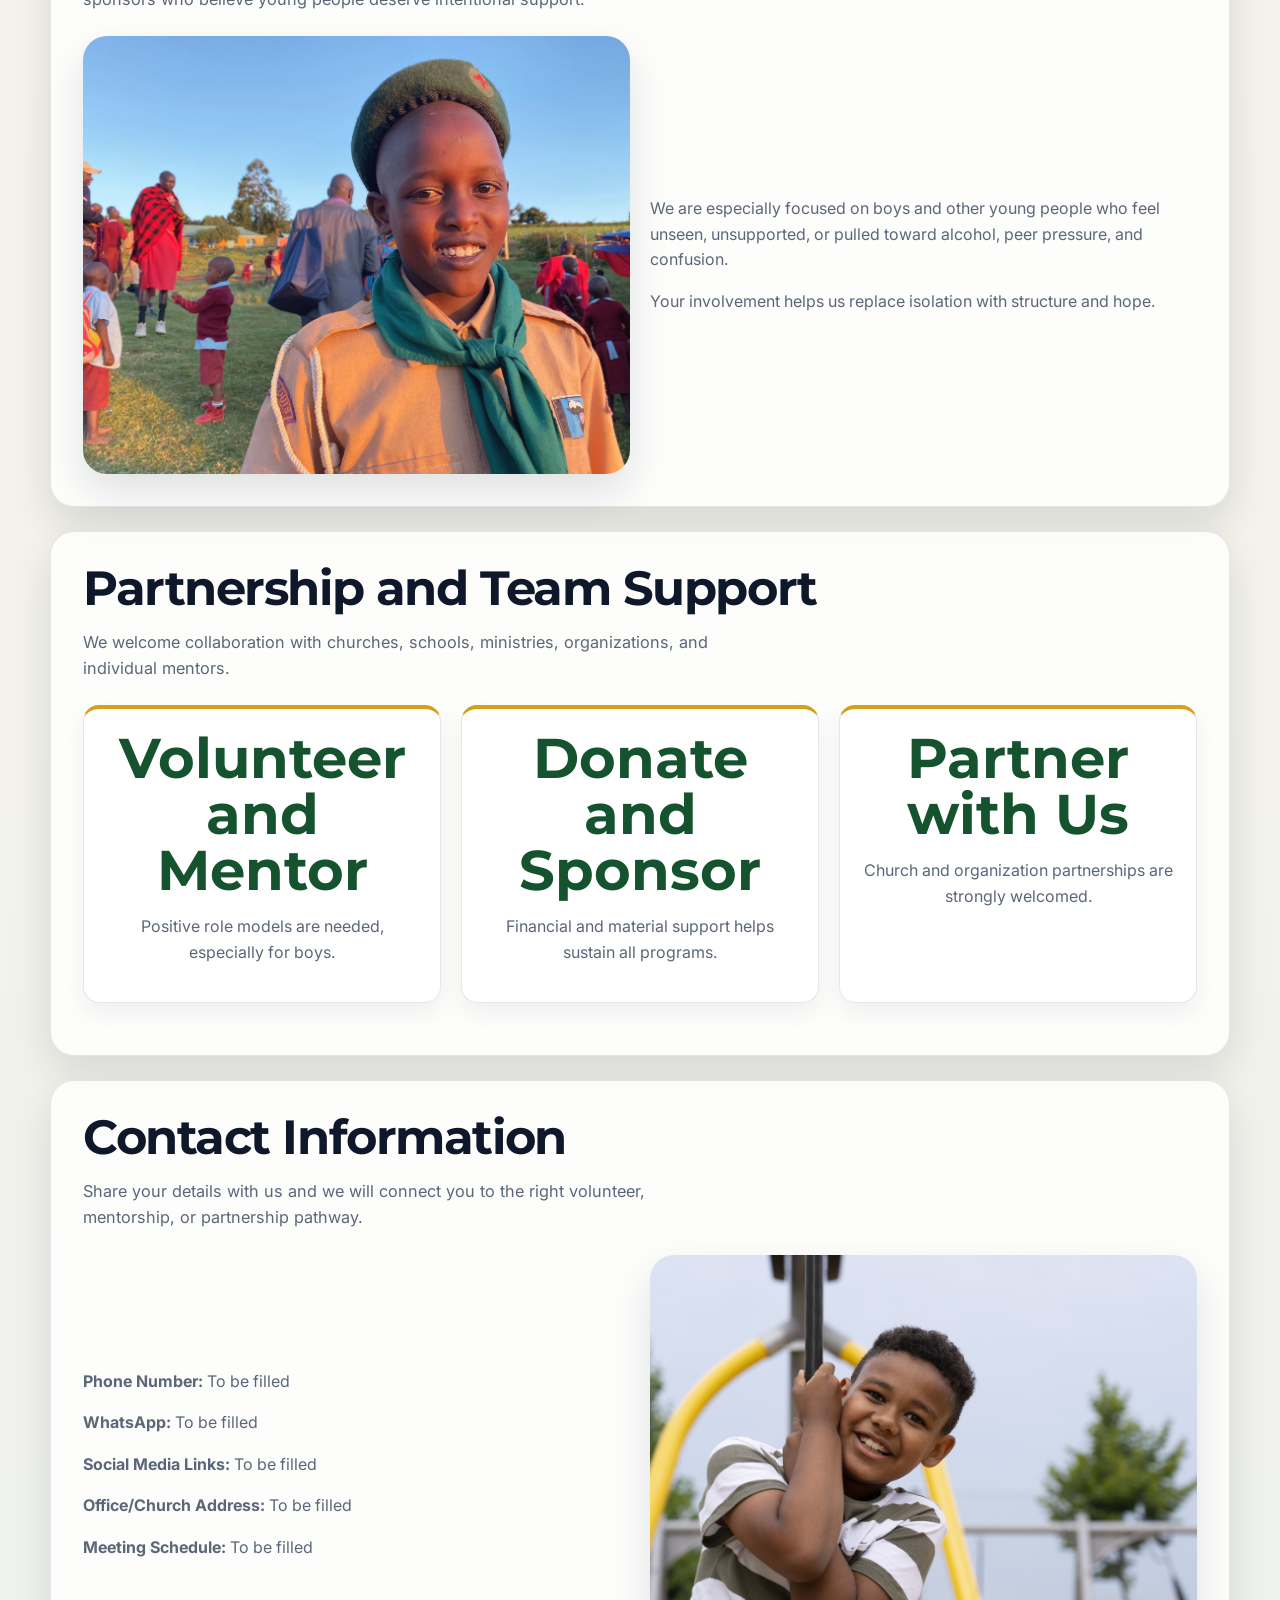
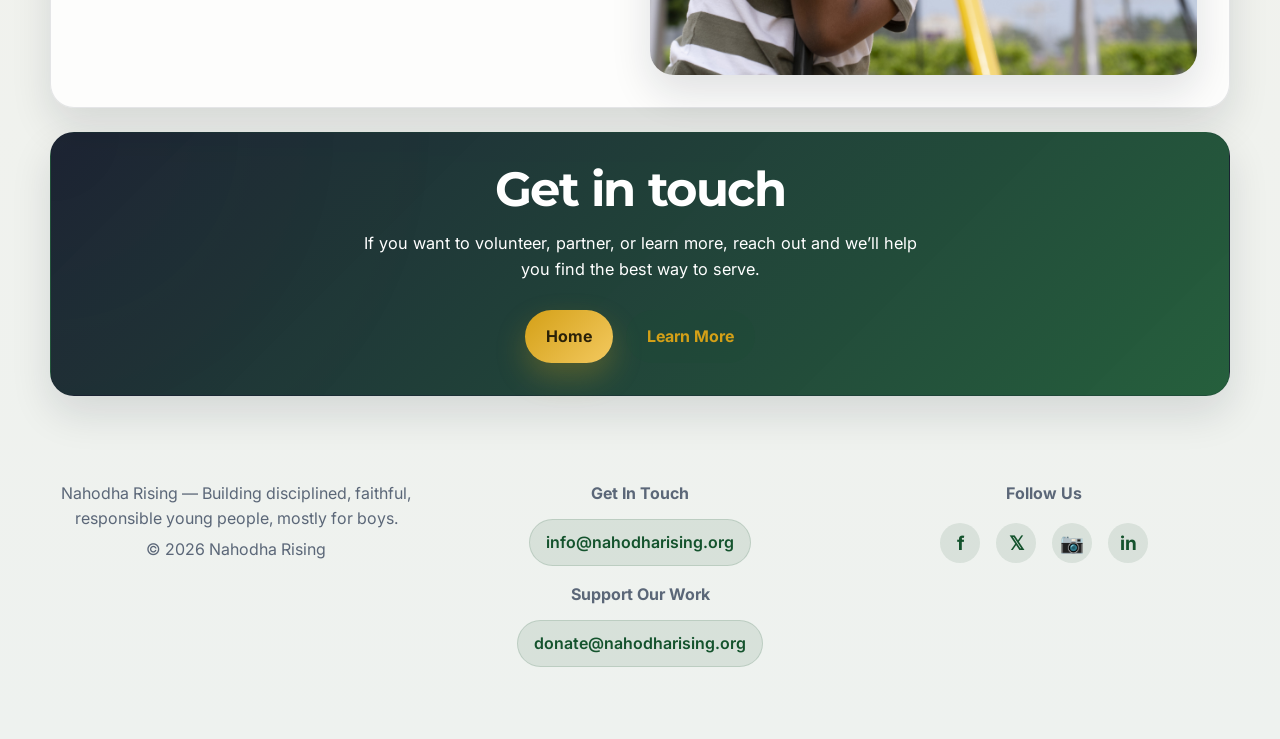
<file: get-involved.html>
<!doctype html>
<html lang="en">
  <head>
    <meta charset="UTF-8" />
    <meta name="viewport" content="width=device-width, initial-scale=1.0" />
    <title>Get Involved | Nahodha Rising</title>
    <link rel="stylesheet" href="style.css" />
  </head>
  <body>
    <nav>
      <div class="logo">
        <img src="./assets/logo.jpeg" alt="Nahodha Rising Logo" />
      </div>

      <button class="menu-toggle" aria-label="Toggle menu">
        <span></span>
        <span></span>
        <span></span>
      </button>

      <div class="nav-links">
        <a href="index.html">Home</a>
        <a href="about.html">About</a>
        <a href="news.html">News</a>
        <a href="programs.html">Programs</a>
        <a href="get-involved.html" class="nav-cta">Get Involved</a>
      </div>
    </nav>

    <section class="hero">
      <div class="hero-content">
        <h1>Stand With Young People — mostly boys</h1>
        <p>
          Nahodha Rising is building a support system for boys and other young
          people who need guidance and a faith-centered path forward.
        </p>
        <p>
          You can help by volunteering, mentoring, partnering, praying, or
          supporting programs that keep young men grounded and accountable.
        </p>
      </div>

      <div class="hero-media">
        <img src="./assets/2149479929.jpg" alt="Community engagement" />
      </div>
    </section>

    <section class="programs">
      <div class="section-header">
        <h2>Ways to Help</h2>
      </div>

      <div class="grid">
        <div class="card">
          <svg
            class="card-icon"
            viewBox="0 0 24 24"
            fill="none"
            stroke="currentColor"
            stroke-width="2"
          >
            <path d="M6 9l6-6 6 6M6 13l6-6 6 6" />
          </svg>
          <h3>Volunteer</h3>
          <p>
            Support events, mentorship sessions, outreach visits, and community
            activities.
          </p>
        </div>

        <div class="card">
          <svg
            class="card-icon"
            viewBox="0 0 24 24"
            fill="none"
            stroke="currentColor"
            stroke-width="2"
          >
            <path d="M20 21v-2a4 4 0 0 0-4-4H8a4 4 0 0 0-4 4v2" />
            <circle cx="12" cy="7" r="4" />
          </svg>
          <h3>Mentor</h3>
          <p>
            Walk with boys and other young people consistently and help them
            grow in discipline, faith, and responsibility.
          </p>
        </div>

        <div class="card">
          <svg
            class="card-icon"
            viewBox="0 0 24 24"
            fill="none"
            stroke="currentColor"
            stroke-width="2"
          >
            <path d="M17 21v-2a4 4 0 0 0-4-4H5a4 4 0 0 0-4 4v2" />
            <circle cx="9" cy="7" r="4" />
            <path d="M23 21v-2a4 4 0 0 0-3-3.87" />
            <path d="M16 3.13a4 4 0 0 1 0 7.75" />
          </svg>
          <h3>Partner</h3>
          <p>
            Churches, schools, and organizations can collaborate with us to
            reach more boys and other youth.
          </p>
        </div>

        <div class="card">
          <svg
            class="card-icon"
            viewBox="0 0 24 24"
            fill="none"
            stroke="currentColor"
            stroke-width="2"
          >
            <circle cx="12" cy="12" r="1" />
            <path d="M19.07 4.93l-2.83 2.83" />
            <path d="M19.07 19.07l-2.83-2.83" />
            <path d="M4.93 4.93l2.83 2.83" />
            <path d="M4.93 19.07l2.83-2.83" />
            <path d="M12 2v4" />
            <path d="M12 18v4" />
            <path d="M4 12h4" />
            <path d="M16 12h4" />
          </svg>
          <h3>Give</h3>
          <p>
            Donations help fund workshops, transport, learning materials, and
            outreach programs.
          </p>
        </div>

        <div class="card">
          <svg
            class="card-icon"
            viewBox="0 0 24 24"
            fill="none"
            stroke="currentColor"
            stroke-width="2"
          >
            <path
              d="M19 14c1.49-1.46 3-3.21 3-5.5A5.5 5.5 0 0 0 16.5 3c-1.76 0-3 .5-4.5 2-1.5-1.5-2.74-2-4.5-2A5.5 5.5 0 0 0 2 8.5c0 5 4.41 8 8 11.35.84.78 2.04 1.86 3 3 .96-1.14 2.16-2.22 3-3 3.59-3.35 8-6.35 8-11.35 0-1.05-.23-2.05-.7-2.93"
            />
          </svg>
          <h3>Pray</h3>
          <p>
            Spiritual support matters. Pray for boys and other young people,
            mentors, families, and the communities we serve.
          </p>
        </div>

        <div class="card">
          <svg
            class="card-icon"
            viewBox="0 0 24 24"
            fill="none"
            stroke="currentColor"
            stroke-width="2"
          >
            <path
              d="M22 16.92v3a2 2 0 0 1-2.18 2 19.79 19.79 0 0 1-8.63-3.07 19.5 19.5 0 0 1-6-6 19.79 19.79 0 0 1-3.07-8.67A2 2 0 0 1 4.11 2h3a2 2 0 0 1 2 1.72 12.84 12.84 0 0 0 .7 2.81 2 2 0 0 1-.45 2.11L8.09 9.91a16 16 0 0 0 6 6l1.27-1.27a2 2 0 0 1 2.11-.45 12.84 12.84 0 0 0 2.81.7A2 2 0 0 1 22 16.92z"
            />
          </svg>
          <h3>Refer</h3>
          <p>
            Point parents, church leaders, and young people—especially
            boys—toward the program so they can join the journey.
          </p>
        </div>
      </div>
    </section>

    <section class="story">
      <div class="section-header">
        <h2>Who We Want to Reach</h2>
        <p>
          Boys and other young people, parents, church leaders, mentors,
          volunteers, and sponsors who believe young people deserve intentional
          support.
        </p>
      </div>

      <div class="story-content">
        <div class="story-media">
          <img src="./assets/I.webp" alt="Mentorship gathering" />
        </div>

        <div class="story-text">
          <p>
            We are especially focused on boys and other young people who feel
            unseen, unsupported, or pulled toward alcohol, peer pressure, and
            confusion.
          </p>
          <p>
            Your involvement helps us replace isolation with structure and hope.
          </p>
        </div>
      </div>
    </section>

    <section class="impact">
      <div class="section-header">
        <h2>Partnership and Team Support</h2>
        <p>
          We welcome collaboration with churches, schools, ministries,
          organizations, and individual mentors.
        </p>
      </div>

      <div class="stats">
        <div class="stat">
          <h3>Volunteer and Mentor</h3>
          <p>Positive role models are needed, especially for boys.</p>
        </div>
        <div class="stat">
          <h3>Donate and Sponsor</h3>
          <p>Financial and material support helps sustain all programs.</p>
        </div>
        <div class="stat">
          <h3>Partner with Us</h3>
          <p>Church and organization partnerships are strongly welcomed.</p>
        </div>
      </div>
    </section>

    <section class="story">
      <div class="section-header">
        <h2>Contact Information</h2>
        <p>
          Share your details with us and we will connect you to the right
          volunteer, mentorship, or partnership pathway.
        </p>
      </div>

      <div class="story-content">
        <div class="story-text">
          <p><strong>Phone Number:</strong> To be filled</p>
          <p><strong>WhatsApp:</strong> To be filled</p>
          <p><strong>Social Media Links:</strong> To be filled</p>
          <p><strong>Office/Church Address:</strong> To be filled</p>
          <p><strong>Meeting Schedule:</strong> To be filled</p>
        </div>

        <div class="story-media">
          <img
            src="./assets/medium-shot-smiley-boy-outdoors-no-edit.jpg"
            alt="Volunteer engagement"
          />
        </div>
      </div>
    </section>

    <section class="cta">
      <h2>Get in touch</h2>
      <p>
        If you want to volunteer, partner, or learn more, reach out and we’ll
        help you find the best way to serve.
      </p>
      <div class="cta-buttons">
        <a href="index.html">Home</a>
        <a href="about.html">Learn More</a>
      </div>
    </section>

    <footer>
      <div class="footer-content">
        <div>
          <p>
            Nahodha Rising — Building disciplined, faithful, responsible young
            people, mostly for boys.
          </p>
          <p>&copy; 2026 Nahodha Rising</p>
        </div>

        <div class="footer-contact">
          <p><strong>Get In Touch</strong></p>
          <a href="mailto:info@nahodharising.org" class="contact-link"
            >info@nahodharising.org</a
          >
          <p style="margin-top: 1rem"><strong>Support Our Work</strong></p>
          <a href="mailto:donate@nahodharising.org" class="donate-link"
            >donate@nahodharising.org</a
          >
        </div>

        <div class="footer-social">
          <p><strong>Follow Us</strong></p>
          <div class="social-icons">
            <a href="#" aria-label="Facebook" class="social-icon">f</a>
            <a href="#" aria-label="Twitter" class="social-icon">𝕏</a>
            <a href="#" aria-label="Instagram" class="social-icon">📷</a>
            <a href="#" aria-label="LinkedIn" class="social-icon">in</a>
          </div>
        </div>
      </div>
    </footer>

    <script>
      document.addEventListener("DOMContentLoaded", () => {
        const toggle = document.querySelector(".menu-toggle");
        const navLinks = document.querySelector(".nav-links");
        const links = navLinks.querySelectorAll("a");

        toggle.addEventListener("click", () => {
          toggle.classList.toggle("active");
          navLinks.classList.toggle("open");
        });

        links.forEach((link) => {
          link.addEventListener("click", () => {
            toggle.classList.remove("active");
            navLinks.classList.remove("open");
          });
        });
      });
    </script>
  </body>
</html>
</file>
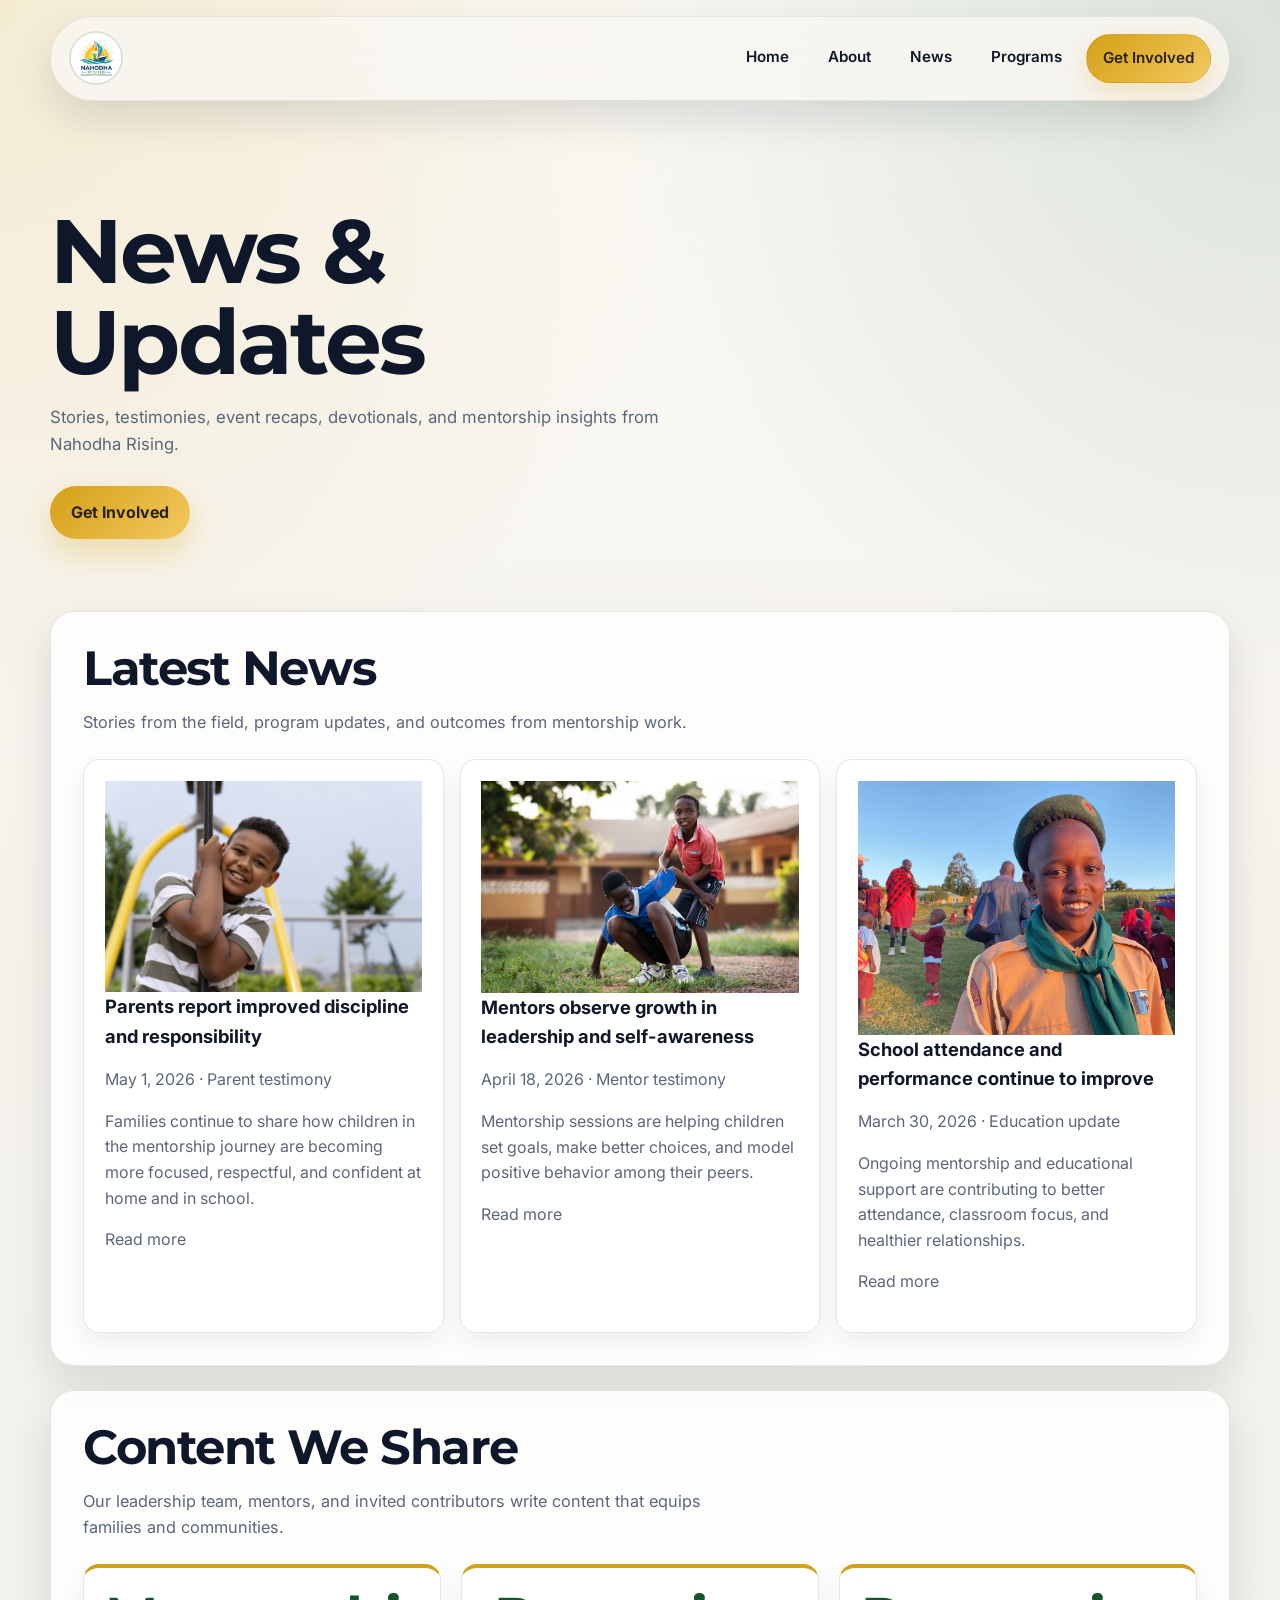
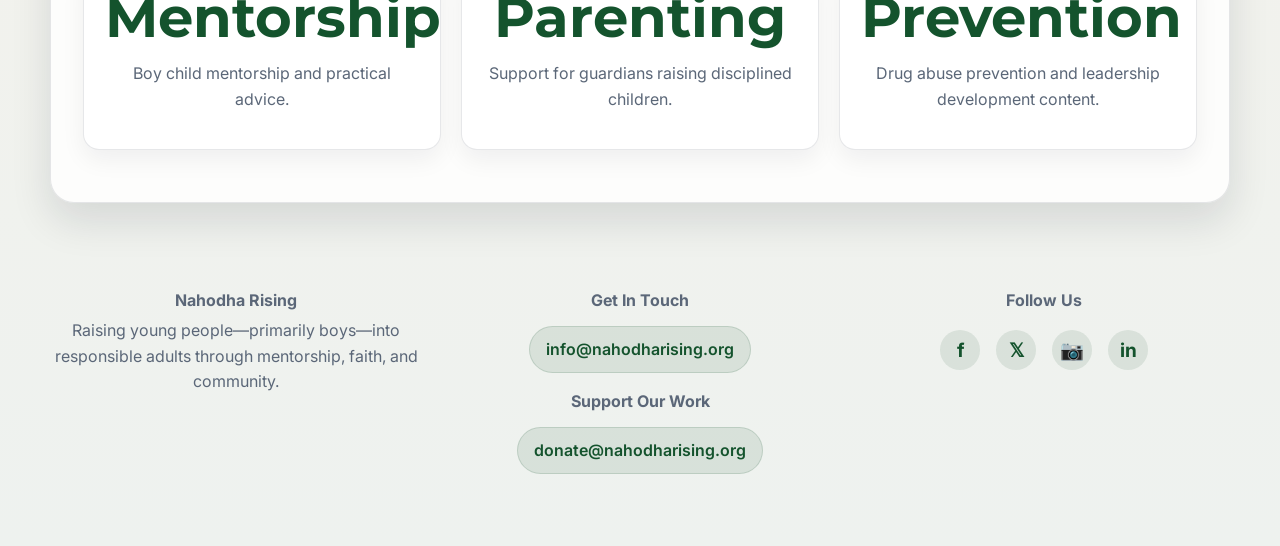
<file: news.html>
<!doctype html>
<html lang="en">
  <head>
    <meta charset="UTF-8" />
    <meta name="viewport" content="width=device-width, initial-scale=1.0" />
    <title>News — Nahodha Rising</title>
    <link rel="stylesheet" href="style.css" />
  </head>

  <body>
    <!-- NAVBAR -->
    <nav>
      <div class="logo">
        <img src="./assets/logo.jpeg" alt="Nahodha Rising Logo" />
      </div>

      <button class="menu-toggle" aria-label="Toggle menu">
        <span></span>
        <span></span>
        <span></span>
      </button>

      <div class="nav-links">
        <a href="index.html">Home</a>
        <a href="about.html">About</a>
        <a href="news.html">News</a>
        <a href="programs.html">Programs</a>
        <a href="get-involved.html" class="nav-cta">Get Involved</a>
      </div>
    </nav>

    <!-- HERO -->
    <section class="hero">
      <div class="hero-content">
        <h1>News & Updates</h1>
        <p>
          Stories, testimonies, event recaps, devotionals, and mentorship
          insights from Nahodha Rising.
        </p>
        <div class="hero-actions">
          <a href="get-involved.html" class="cta-primary">Get Involved</a>
        </div>
      </div>
    </section>

    <!-- NEWS LIST -->
    <section class="blog">
      <div class="section-header">
        <h2>Latest News</h2>
        <p>
          Stories from the field, program updates, and outcomes from mentorship
          work.
        </p>
      </div>

      <div class="grid">
        <article class="card">
          <div class="card-media">
            <img
              src="./assets/medium-shot-smiley-boy-outdoors-no-edit.jpg"
              alt="Workshop"
            />
          </div>
          <h3>Parents report improved discipline and responsibility</h3>
          <p class="muted">May 1, 2026 · Parent testimony</p>
          <p>
            Families continue to share how children in the mentorship journey
            are becoming more focused, respectful, and confident at home and in
            school.
          </p>
          <p><a href="#">Read more</a></p>
        </article>

        <article class="card">
          <div class="card-media">
            <img src="./assets/2149479929.jpg" alt="Community outreach" />
          </div>
          <h3>Mentors observe growth in leadership and self-awareness</h3>
          <p class="muted">April 18, 2026 · Mentor testimony</p>
          <p>
            Mentorship sessions are helping children set goals, make better
            choices, and model positive behavior among their peers.
          </p>
          <p><a href="#">Read more</a></p>
        </article>

        <article class="card">
          <div class="card-media">
            <img src="./assets/I.webp" alt="Leadership training" />
          </div>
          <h3>School attendance and performance continue to improve</h3>
          <p class="muted">March 30, 2026 · Education update</p>
          <p>
            Ongoing mentorship and educational support are contributing to
            better attendance, classroom focus, and healthier relationships.
          </p>
          <p><a href="#">Read more</a></p>
        </article>
      </div>
    </section>

    <section class="impact">
      <div class="section-header">
        <h2>Content We Share</h2>
        <p>
          Our leadership team, mentors, and invited contributors write content
          that equips families and communities.
        </p>
      </div>

      <div class="stats">
        <div class="stat">
          <h3>Mentorship</h3>
          <p>Boy child mentorship and practical advice.</p>
        </div>
        <div class="stat">
          <h3>Parenting</h3>
          <p>Support for guardians raising disciplined children.</p>
        </div>
        <div class="stat">
          <h3>Prevention</h3>
          <p>Drug abuse prevention and leadership development content.</p>
        </div>
      </div>
    </section>

    <!-- FOOTER -->
    <footer>
      <div class="footer-content">
        <div>
          <p><strong>Nahodha Rising</strong></p>
          <p>
            Raising young people—primarily boys—into responsible adults through
            mentorship, faith, and community.
          </p>
        </div>

        <div class="footer-contact">
          <p><strong>Get In Touch</strong></p>
          <a href="mailto:info@nahodharising.org" class="contact-link"
            >info@nahodharising.org</a
          >
          <p style="margin-top: 1rem"><strong>Support Our Work</strong></p>
          <a href="mailto:donate@nahodharising.org" class="donate-link"
            >donate@nahodharising.org</a
          >
        </div>

        <div class="footer-social">
          <p><strong>Follow Us</strong></p>
          <div class="social-icons">
            <a href="#" aria-label="Facebook" class="social-icon">f</a>
            <a href="#" aria-label="Twitter" class="social-icon">𝕏</a>
            <a href="#" aria-label="Instagram" class="social-icon">📷</a>
            <a href="#" aria-label="LinkedIn" class="social-icon">in</a>
          </div>
        </div>
      </div>
    </footer>

    <script>
      document.addEventListener("DOMContentLoaded", () => {
        const toggle = document.querySelector(".menu-toggle");
        const navLinks = document.querySelector(".nav-links");
        const links = navLinks.querySelectorAll("a");

        toggle.addEventListener("click", () => {
          toggle.classList.toggle("active");
          navLinks.classList.toggle("open");
        });

        links.forEach((link) => {
          link.addEventListener("click", () => {
            toggle.classList.remove("active");
            navLinks.classList.remove("open");
          });
        });
      });
    </script>
  </body>
</html>
</file>
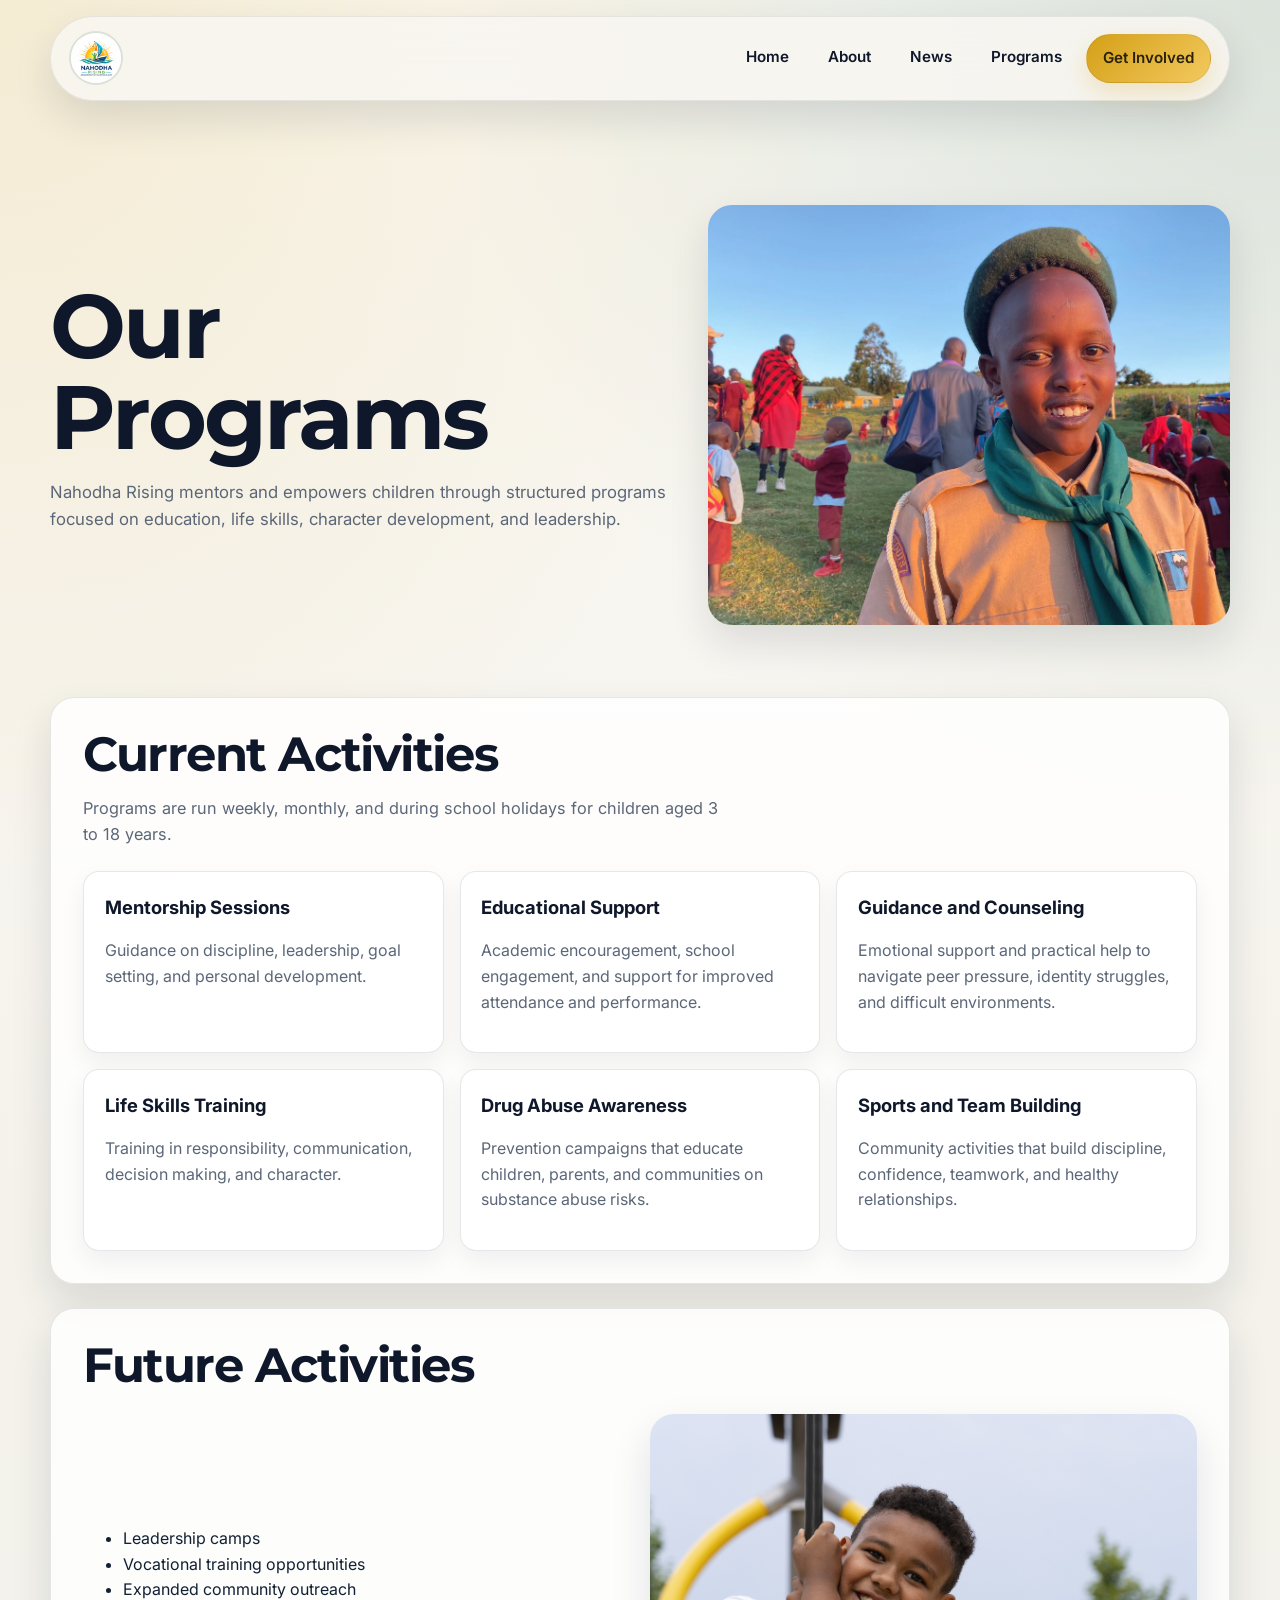
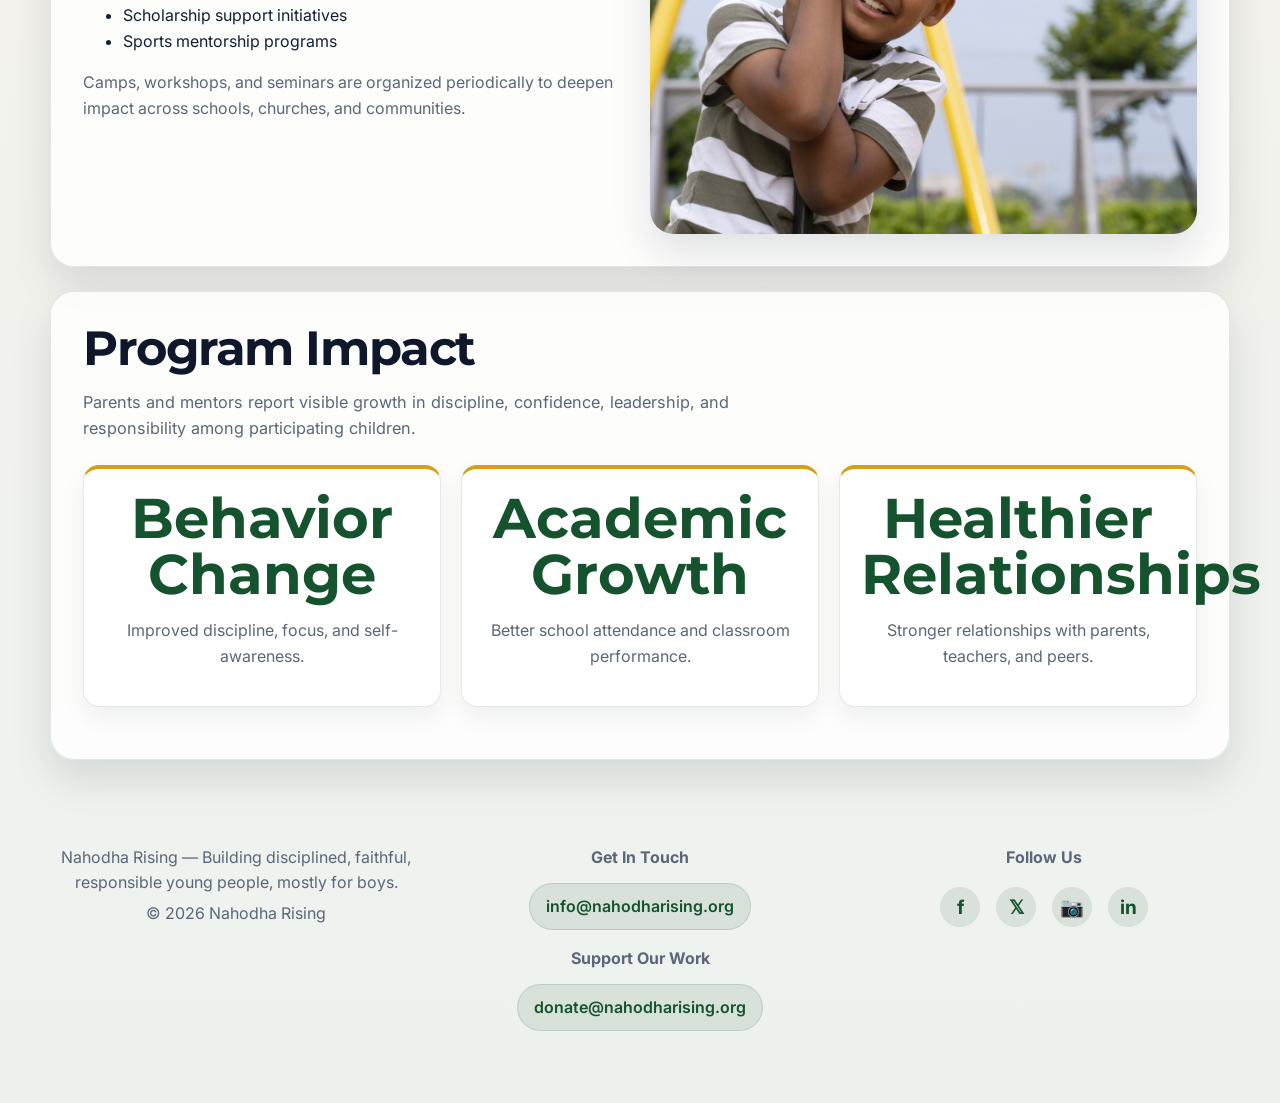
<file: programs.html>
<!doctype html>
<html lang="en">
  <head>
    <meta charset="UTF-8" />
    <meta name="viewport" content="width=device-width, initial-scale=1.0" />
    <title>Programs | Nahodha Rising</title>
    <link rel="stylesheet" href="style.css" />
  </head>
  <body>
    <nav>
      <div class="logo">
        <img src="./assets/logo.jpeg" alt="Nahodha Rising Logo" />
      </div>

      <button class="menu-toggle" aria-label="Toggle menu">
        <span></span>
        <span></span>
        <span></span>
      </button>

      <div class="nav-links">
        <a href="index.html">Home</a>
        <a href="about.html">About</a>
        <a href="news.html">News</a>
        <a href="programs.html">Programs</a>
        <a href="get-involved.html" class="nav-cta">Get Involved</a>
      </div>
    </nav>

    <section class="hero">
      <div class="hero-content">
        <h1>Our Programs</h1>
        <p>
          Nahodha Rising mentors and empowers children through structured
          programs focused on education, life skills, character development, and
          leadership.
        </p>
      </div>

      <div class="hero-media">
        <img src="./assets/I.webp" alt="Programs" />
      </div>
    </section>

    <section class="programs">
      <div class="section-header">
        <h2>Current Activities</h2>
        <p>
          Programs are run weekly, monthly, and during school holidays for
          children aged 3 to 18 years.
        </p>
      </div>

      <div class="grid">
        <div class="card">
          <h3>Mentorship Sessions</h3>
          <p>
            Guidance on discipline, leadership, goal setting, and personal
            development.
          </p>
        </div>

        <div class="card">
          <h3>Educational Support</h3>
          <p>
            Academic encouragement, school engagement, and support for improved
            attendance and performance.
          </p>
        </div>

        <div class="card">
          <h3>Guidance and Counseling</h3>
          <p>
            Emotional support and practical help to navigate peer pressure,
            identity struggles, and difficult environments.
          </p>
        </div>

        <div class="card">
          <h3>Life Skills Training</h3>
          <p>
            Training in responsibility, communication, decision making, and
            character.
          </p>
        </div>

        <div class="card">
          <h3>Drug Abuse Awareness</h3>
          <p>
            Prevention campaigns that educate children, parents, and communities
            on substance abuse risks.
          </p>
        </div>

        <div class="card">
          <h3>Sports and Team Building</h3>
          <p>
            Community activities that build discipline, confidence, teamwork,
            and healthy relationships.
          </p>
        </div>
      </div>
    </section>

    <section class="story">
      <div class="section-header">
        <h2>Future Activities</h2>
      </div>

      <div class="story-content">
        <div class="story-text">
          <ul>
            <li>Leadership camps</li>
            <li>Vocational training opportunities</li>
            <li>Expanded community outreach</li>
            <li>Scholarship support initiatives</li>
            <li>Sports mentorship programs</li>
          </ul>
          <p>
            Camps, workshops, and seminars are organized periodically to deepen
            impact across schools, churches, and communities.
          </p>
        </div>

        <div class="story-media">
          <img
            src="./assets/medium-shot-smiley-boy-outdoors-no-edit.jpg"
            alt="Mentorship program"
          />
        </div>
      </div>
    </section>

    <section class="impact">
      <div class="section-header">
        <h2>Program Impact</h2>
        <p>
          Parents and mentors report visible growth in discipline, confidence,
          leadership, and responsibility among participating children.
        </p>
      </div>

      <div class="stats">
        <div class="stat">
          <h3>Behavior Change</h3>
          <p>Improved discipline, focus, and self-awareness.</p>
        </div>
        <div class="stat">
          <h3>Academic Growth</h3>
          <p>Better school attendance and classroom performance.</p>
        </div>
        <div class="stat">
          <h3>Healthier Relationships</h3>
          <p>Stronger relationships with parents, teachers, and peers.</p>
        </div>
      </div>
    </section>

    <footer>
      <div class="footer-content">
        <div>
          <p>
            Nahodha Rising — Building disciplined, faithful, responsible young
            people, mostly for boys.
          </p>
          <p>&copy; 2026 Nahodha Rising</p>
        </div>

        <div class="footer-contact">
          <p><strong>Get In Touch</strong></p>
          <a href="mailto:info@nahodharising.org" class="contact-link"
            >info@nahodharising.org</a
          >
          <p style="margin-top: 1rem"><strong>Support Our Work</strong></p>
          <a href="mailto:donate@nahodharising.org" class="donate-link"
            >donate@nahodharising.org</a
          >
        </div>

        <div class="footer-social">
          <p><strong>Follow Us</strong></p>
          <div class="social-icons">
            <a href="#" aria-label="Facebook" class="social-icon">f</a>
            <a href="#" aria-label="Twitter" class="social-icon">𝕏</a>
            <a href="#" aria-label="Instagram" class="social-icon">📷</a>
            <a href="#" aria-label="LinkedIn" class="social-icon">in</a>
          </div>
        </div>
      </div>
    </footer>

    <script>
      document.addEventListener("DOMContentLoaded", () => {
        const toggle = document.querySelector(".menu-toggle");
        const navLinks = document.querySelector(".nav-links");
        const links = navLinks.querySelectorAll("a");

        toggle.addEventListener("click", () => {
          toggle.classList.toggle("active");
          navLinks.classList.toggle("open");
        });

        links.forEach((link) => {
          link.addEventListener("click", () => {
            toggle.classList.remove("active");
            navLinks.classList.remove("open");
          });
        });
      });
    </script>
  </body>
</html>
</file>
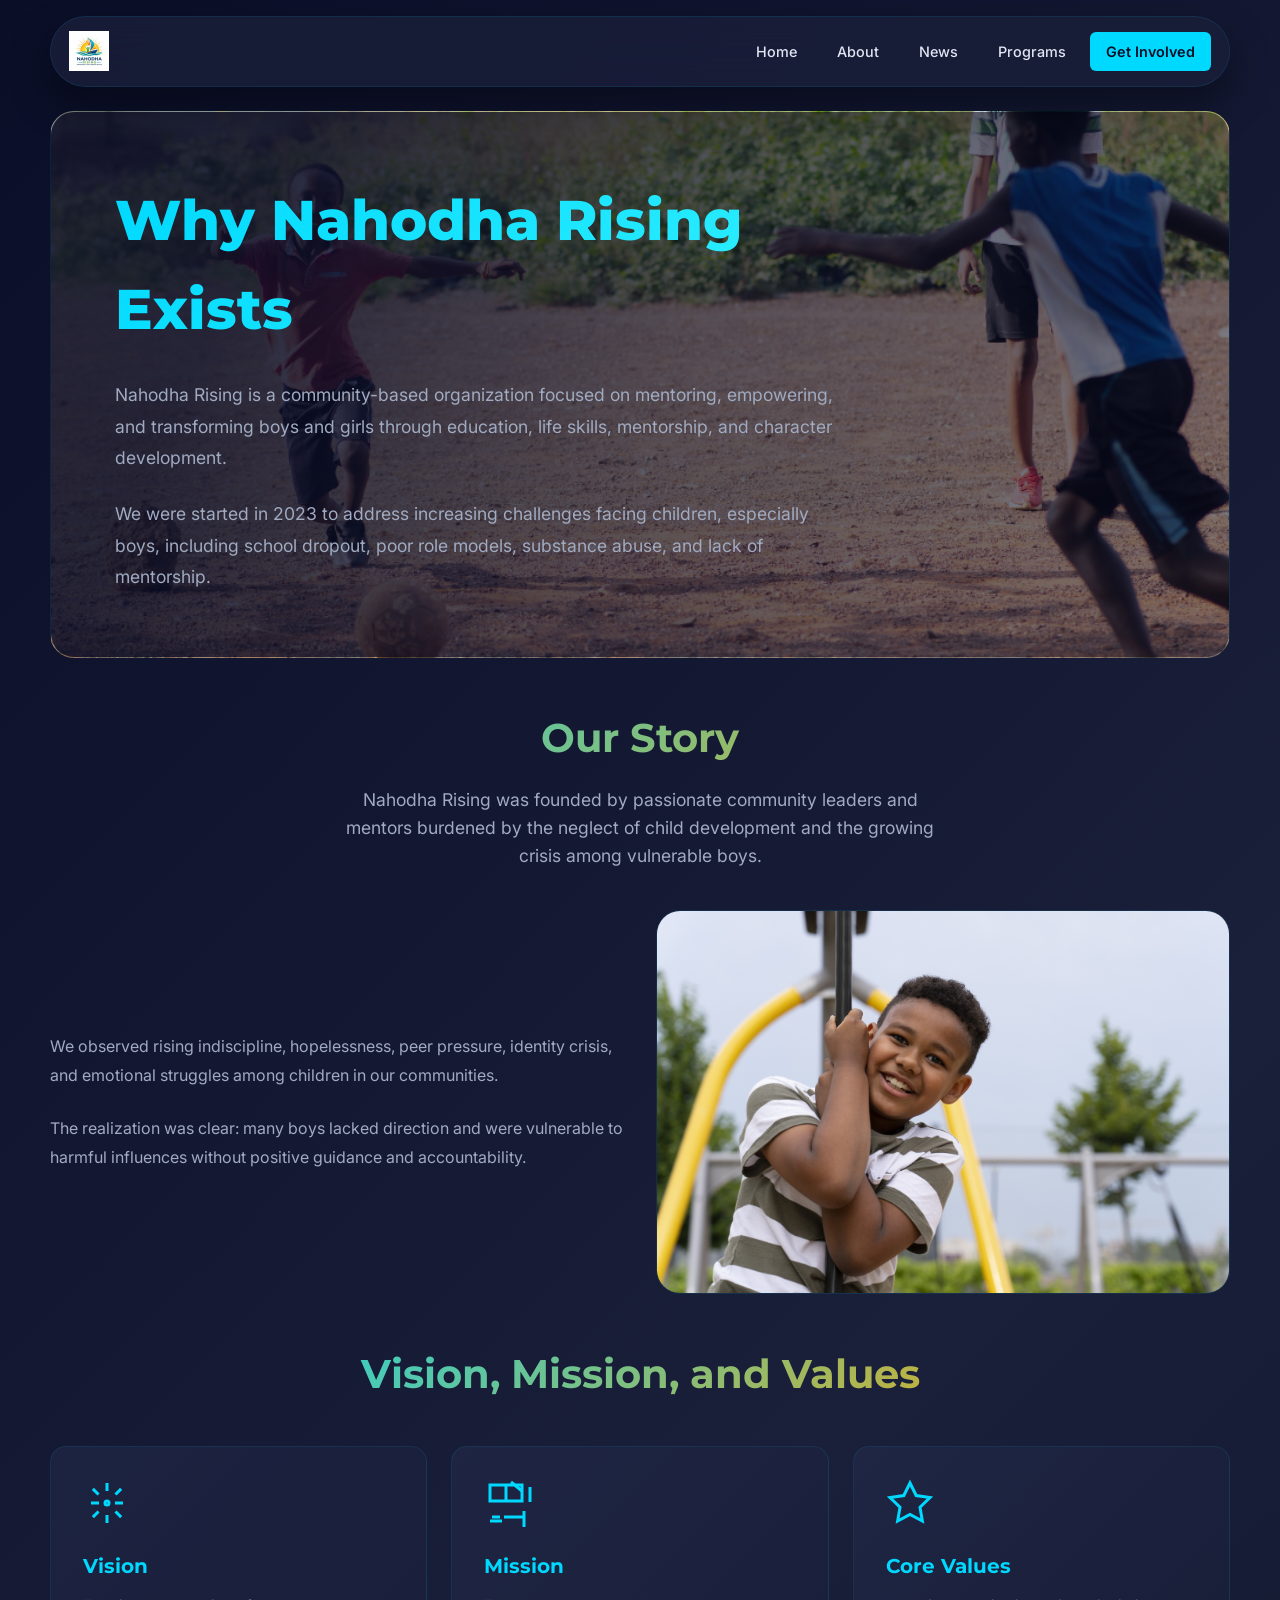
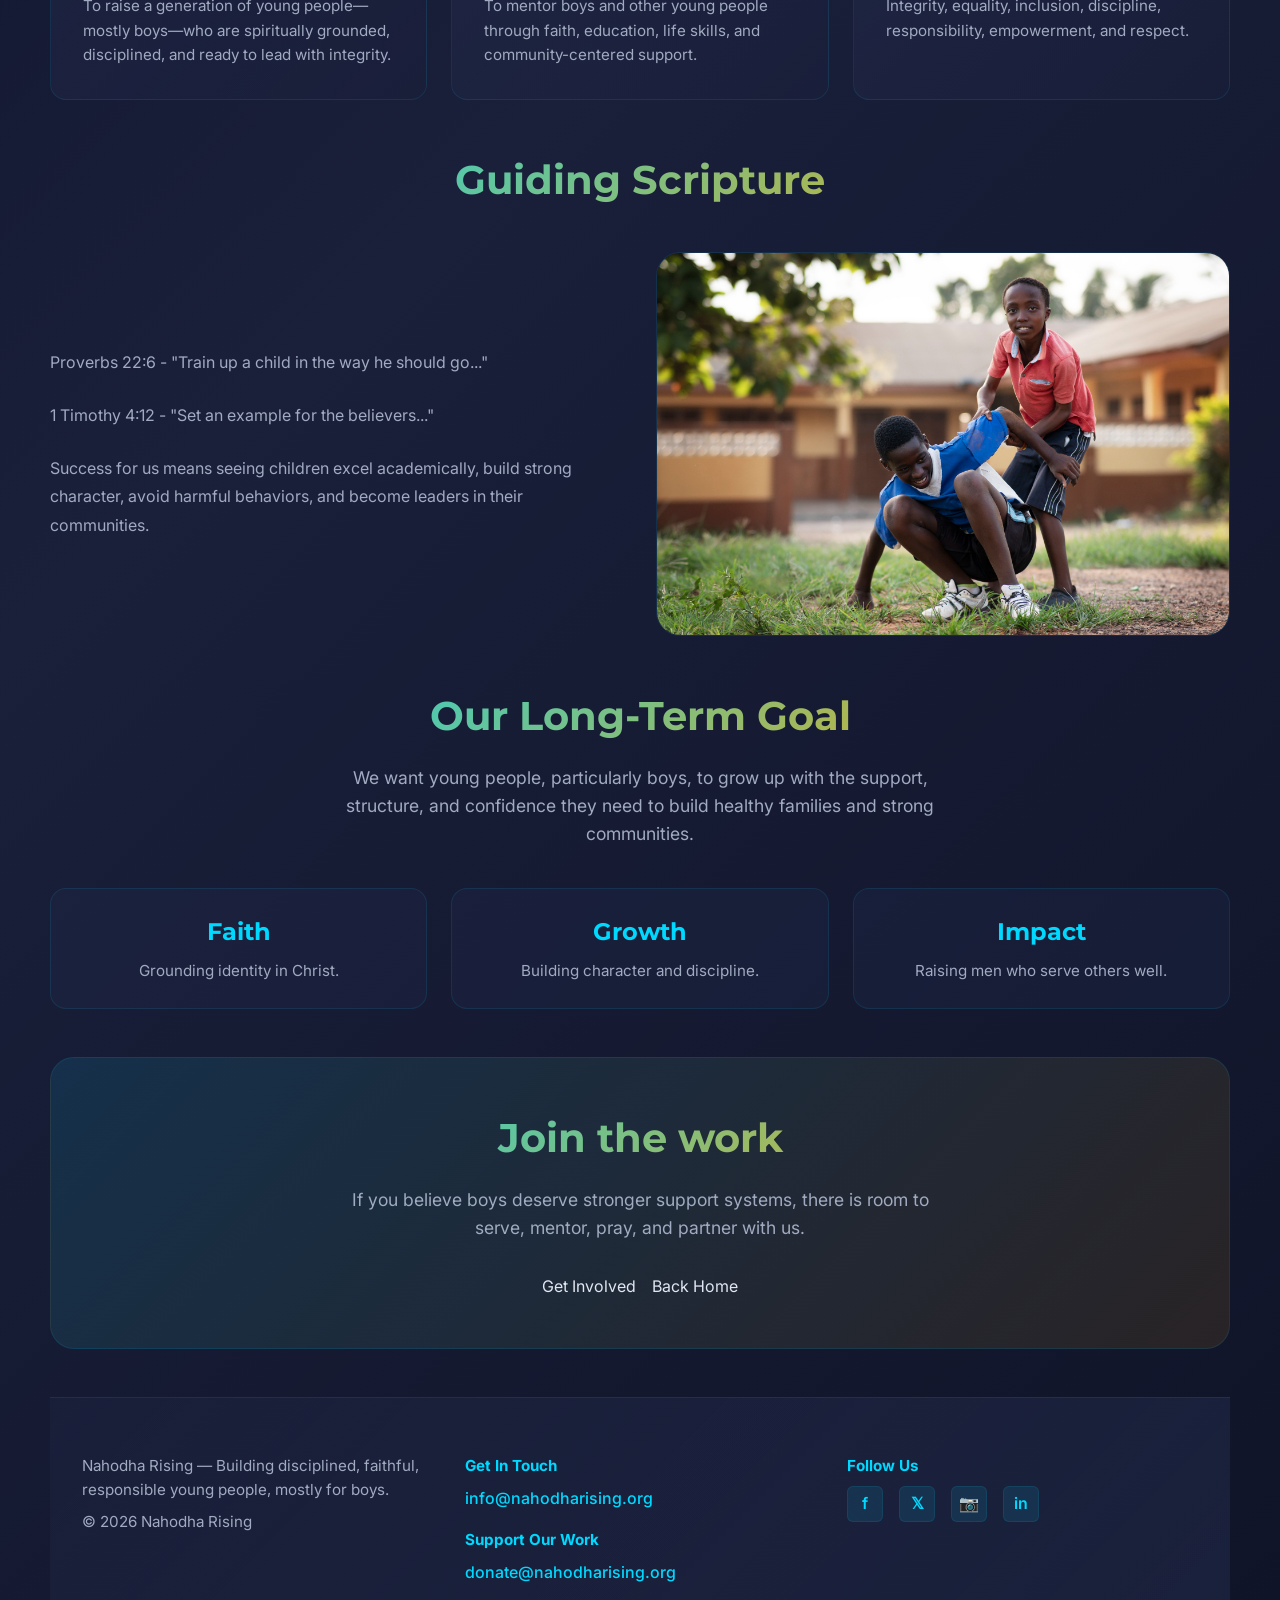
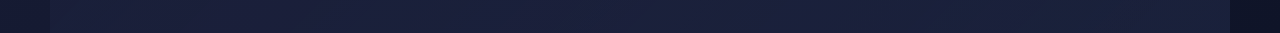
<file: Design2/about.html>
<!doctype html>
<html lang="en">
  <head>
    <meta charset="UTF-8" />
    <meta name="viewport" content="width=device-width, initial-scale=1.0" />
    <title>About | Nahodha Rising</title>
    <link rel="stylesheet" href="style.css" />
  </head>
  <body>
    <nav>
      <div class="logo">
        <img src="../assets/logo.jpeg" alt="Nahodha Rising Logo" />
      </div>

      <button class="menu-toggle" aria-label="Toggle menu">
        <span></span>
        <span></span>
        <span></span>
      </button>

      <div class="nav-links">
        <a href="index.html">Home</a>
        <a href="about.html">About</a>
        <a href="news.html">News</a>
        <a href="programs.html">Programs</a>
        <a href="get-involved.html" class="nav-cta">Get Involved</a>
      </div>
    </nav>

    <section class="hero hero-about">
      <div class="hero-content">
        <h1>Why Nahodha Rising Exists</h1>
        <p>
          Nahodha Rising is a community-based organization focused on mentoring,
          empowering, and transforming boys and girls through education, life
          skills, mentorship, and character development.
        </p>
        <p>
          We were started in 2023 to address increasing challenges facing
          children, especially boys, including school dropout, poor role models,
          substance abuse, and lack of mentorship.
        </p>
      </div>
    </section>

    <section class="story">
      <div class="section-header">
        <h2>Our Story</h2>
        <p>
          Nahodha Rising was founded by passionate community leaders and mentors
          burdened by the neglect of child development and the growing crisis
          among vulnerable boys.
        </p>
      </div>

      <div class="story-content">
        <div class="story-text">
          <p>
            We observed rising indiscipline, hopelessness, peer pressure,
            identity crisis, and emotional struggles among children in our
            communities.
          </p>
          <p>
            The realization was clear: many boys lacked direction and were
            vulnerable to harmful influences without positive guidance and
            accountability.
          </p>
        </div>

        <div class="story-media">
          <img
            src="../assets/medium-shot-smiley-boy-outdoors-no-edit.jpg"
            alt="Youth mentorship context"
          />
        </div>
      </div>
    </section>

    <section class="programs">
      <div class="section-header">
        <h2>Vision, Mission, and Values</h2>
      </div>

      <div class="grid">
        <div class="card">
          <svg
            class="card-icon"
            viewBox="0 0 24 24"
            fill="none"
            stroke="currentColor"
            stroke-width="2"
          >
            <circle cx="12" cy="12" r="1" />
            <path d="M19.07 4.93l-2.83 2.83" />
            <path d="M19.07 19.07l-2.83-2.83" />
            <path d="M4.93 4.93l2.83 2.83" />
            <path d="M4.93 19.07l2.83-2.83" />
            <path d="M12 2v4" />
            <path d="M12 18v4" />
            <path d="M4 12h4" />
            <path d="M16 12h4" />
          </svg>
          <h3>Vision</h3>
          <p>
            To raise a generation of young people—mostly boys—who are
            spiritually grounded, disciplined, and ready to lead with integrity.
          </p>
        </div>

        <div class="card">
          <svg
            class="card-icon"
            viewBox="0 0 24 24"
            fill="none"
            stroke="currentColor"
            stroke-width="2"
          >
            <path d="M13.5 1.5 19 6m4 5.5V4m-15 15H4m16-3v8m-10-5h10" />
            <path d="M9 21H3M3 3h8v8H3zm8 0h8v8h-8z" />
          </svg>
          <h3>Mission</h3>
          <p>
            To mentor boys and other young people through faith, education, life
            skills, and community-centered support.
          </p>
        </div>

        <div class="card">
          <svg
            class="card-icon"
            viewBox="0 0 24 24"
            fill="none"
            stroke="currentColor"
            stroke-width="2"
          >
            <path
              d="M12 2l3.09 6.26L22 9.27l-5 4.87 1.18 6.88L12 17.77l-6.18 3.25L7 14.14 2 9.27l6.91-1.01L12 2z"
            />
          </svg>
          <h3>Core Values</h3>
          <p>
            Integrity, equality, inclusion, discipline, responsibility,
            empowerment, and respect.
          </p>
        </div>
      </div>
    </section>

    <section class="story">
      <div class="section-header">
        <h2>Guiding Scripture</h2>
      </div>

      <div class="story-content">
        <div class="story-text">
          <p>Proverbs 22:6 - "Train up a child in the way he should go..."</p>
          <p>1 Timothy 4:12 - "Set an example for the believers..."</p>
          <p>
            Success for us means seeing children excel academically, build
            strong character, avoid harmful behaviors, and become leaders in
            their communities.
          </p>
        </div>

        <div class="story-media">
          <img src="../assets/2149479929.jpg" alt="Community mentorship" />
        </div>
      </div>
    </section>

    <section class="impact">
      <div class="section-header">
        <h2>Our Long-Term Goal</h2>
        <p>
          We want young people, particularly boys, to grow up with the support,
          structure, and confidence they need to build healthy families and
          strong communities.
        </p>
      </div>

      <div class="stats">
        <div class="stat">
          <h3>Faith</h3>
          <p>Grounding identity in Christ.</p>
        </div>
        <div class="stat">
          <h3>Growth</h3>
          <p>Building character and discipline.</p>
        </div>
        <div class="stat">
          <h3>Impact</h3>
          <p>Raising men who serve others well.</p>
        </div>
      </div>
    </section>

    <section class="cta">
      <h2>Join the work</h2>
      <p>
        If you believe boys deserve stronger support systems, there is room to
        serve, mentor, pray, and partner with us.
      </p>
      <div class="cta-buttons">
        <a href="get-involved.html">Get Involved</a>
        <a href="index.html">Back Home</a>
      </div>
    </section>

    <footer>
      <div class="footer-content">
        <div>
          <p>
            Nahodha Rising — Building disciplined, faithful, responsible young
            people, mostly for boys.
          </p>
          <p>&copy; 2026 Nahodha Rising</p>
        </div>

        <div class="footer-contact">
          <p><strong>Get In Touch</strong></p>
          <a href="mailto:info@nahodharising.org" class="contact-link"
            >info@nahodharising.org</a
          >
          <p style="margin-top: 1rem"><strong>Support Our Work</strong></p>
          <a href="mailto:donate@nahodharising.org" class="donate-link"
            >donate@nahodharising.org</a
          >
        </div>

        <div class="footer-social">
          <p><strong>Follow Us</strong></p>
          <div class="social-icons">
            <a href="#" aria-label="Facebook" class="social-icon">f</a>
            <a href="#" aria-label="Twitter" class="social-icon">𝕏</a>
            <a href="#" aria-label="Instagram" class="social-icon">📷</a>
            <a href="#" aria-label="LinkedIn" class="social-icon">in</a>
          </div>
        </div>
      </div>
    </footer>

    <script>
      document.addEventListener("DOMContentLoaded", () => {
        const toggle = document.querySelector(".menu-toggle");
        const navLinks = document.querySelector(".nav-links");
        const links = navLinks.querySelectorAll("a");

        toggle.addEventListener("click", () => {
          toggle.classList.toggle("active");
          navLinks.classList.toggle("open");
        });

        links.forEach((link) => {
          link.addEventListener("click", () => {
            toggle.classList.remove("active");
            navLinks.classList.remove("open");
          });
        });
      });
    </script>
  </body>
</html>
</file>
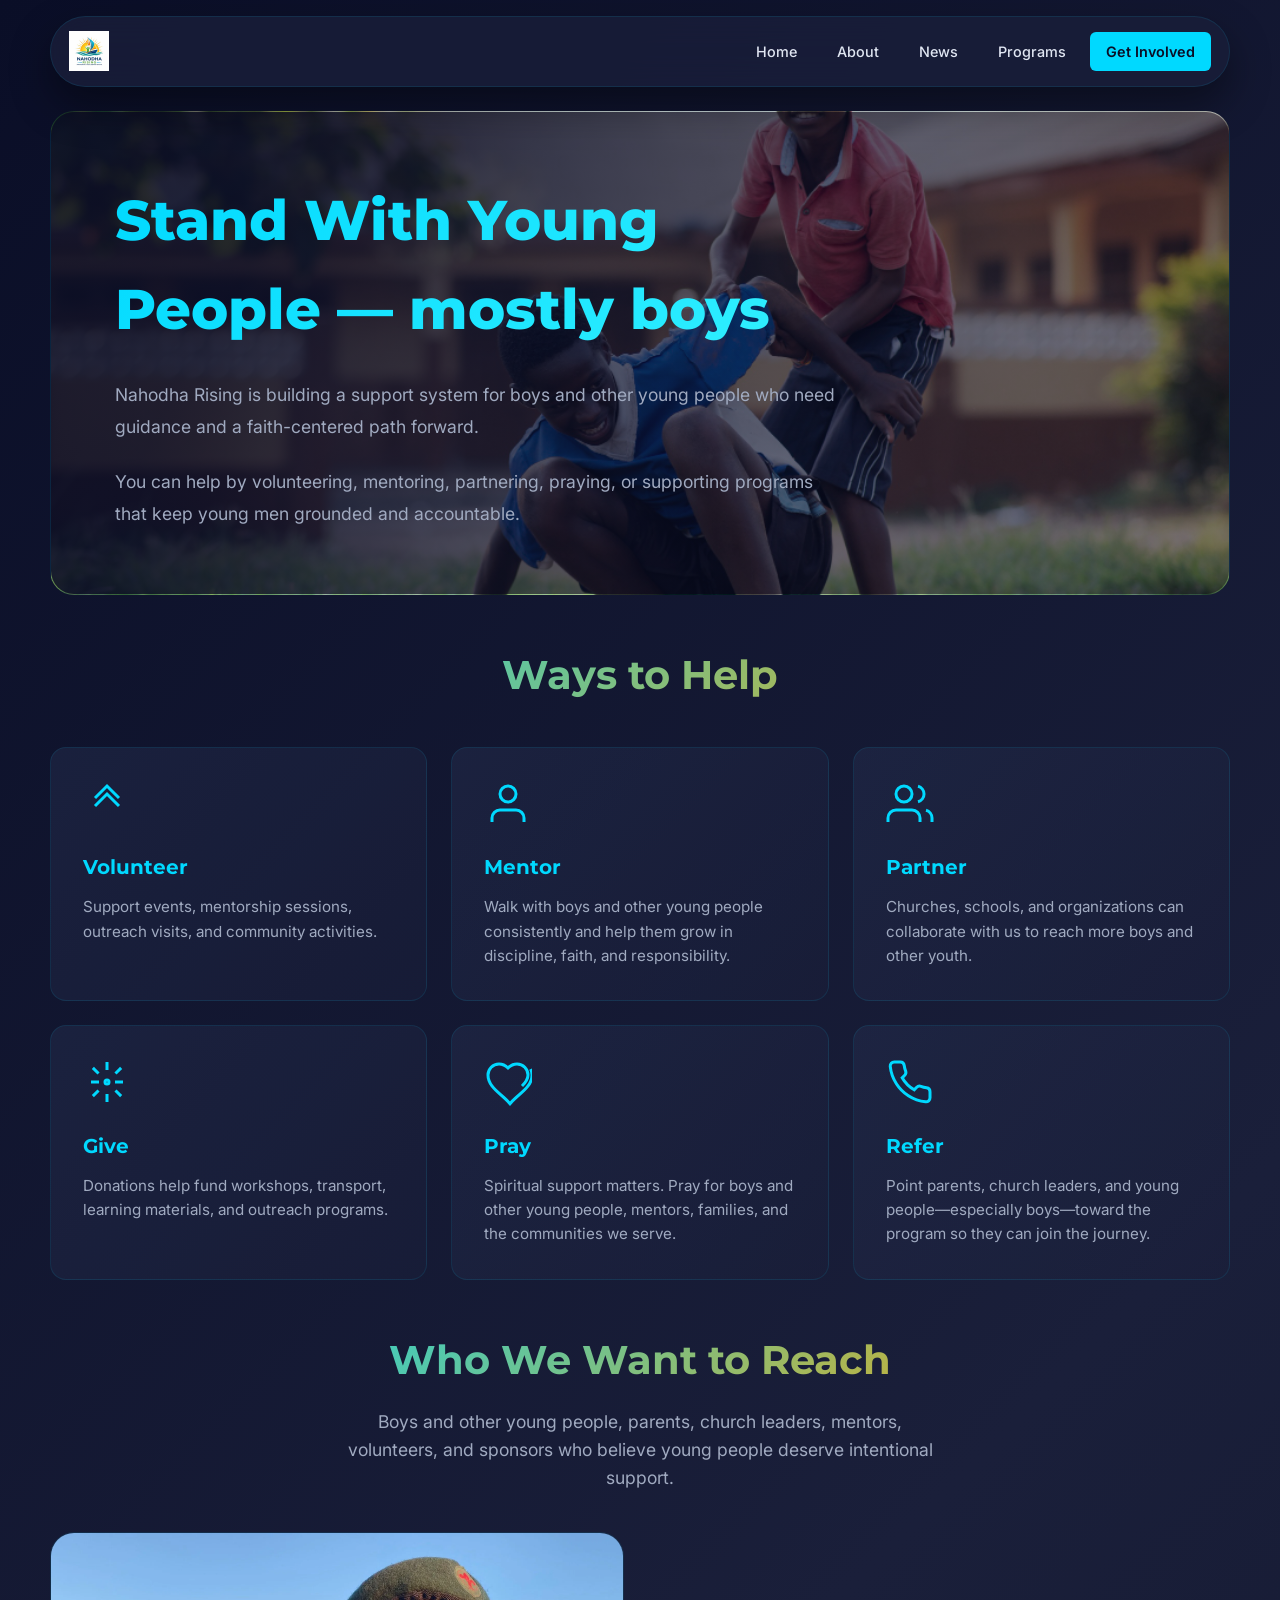
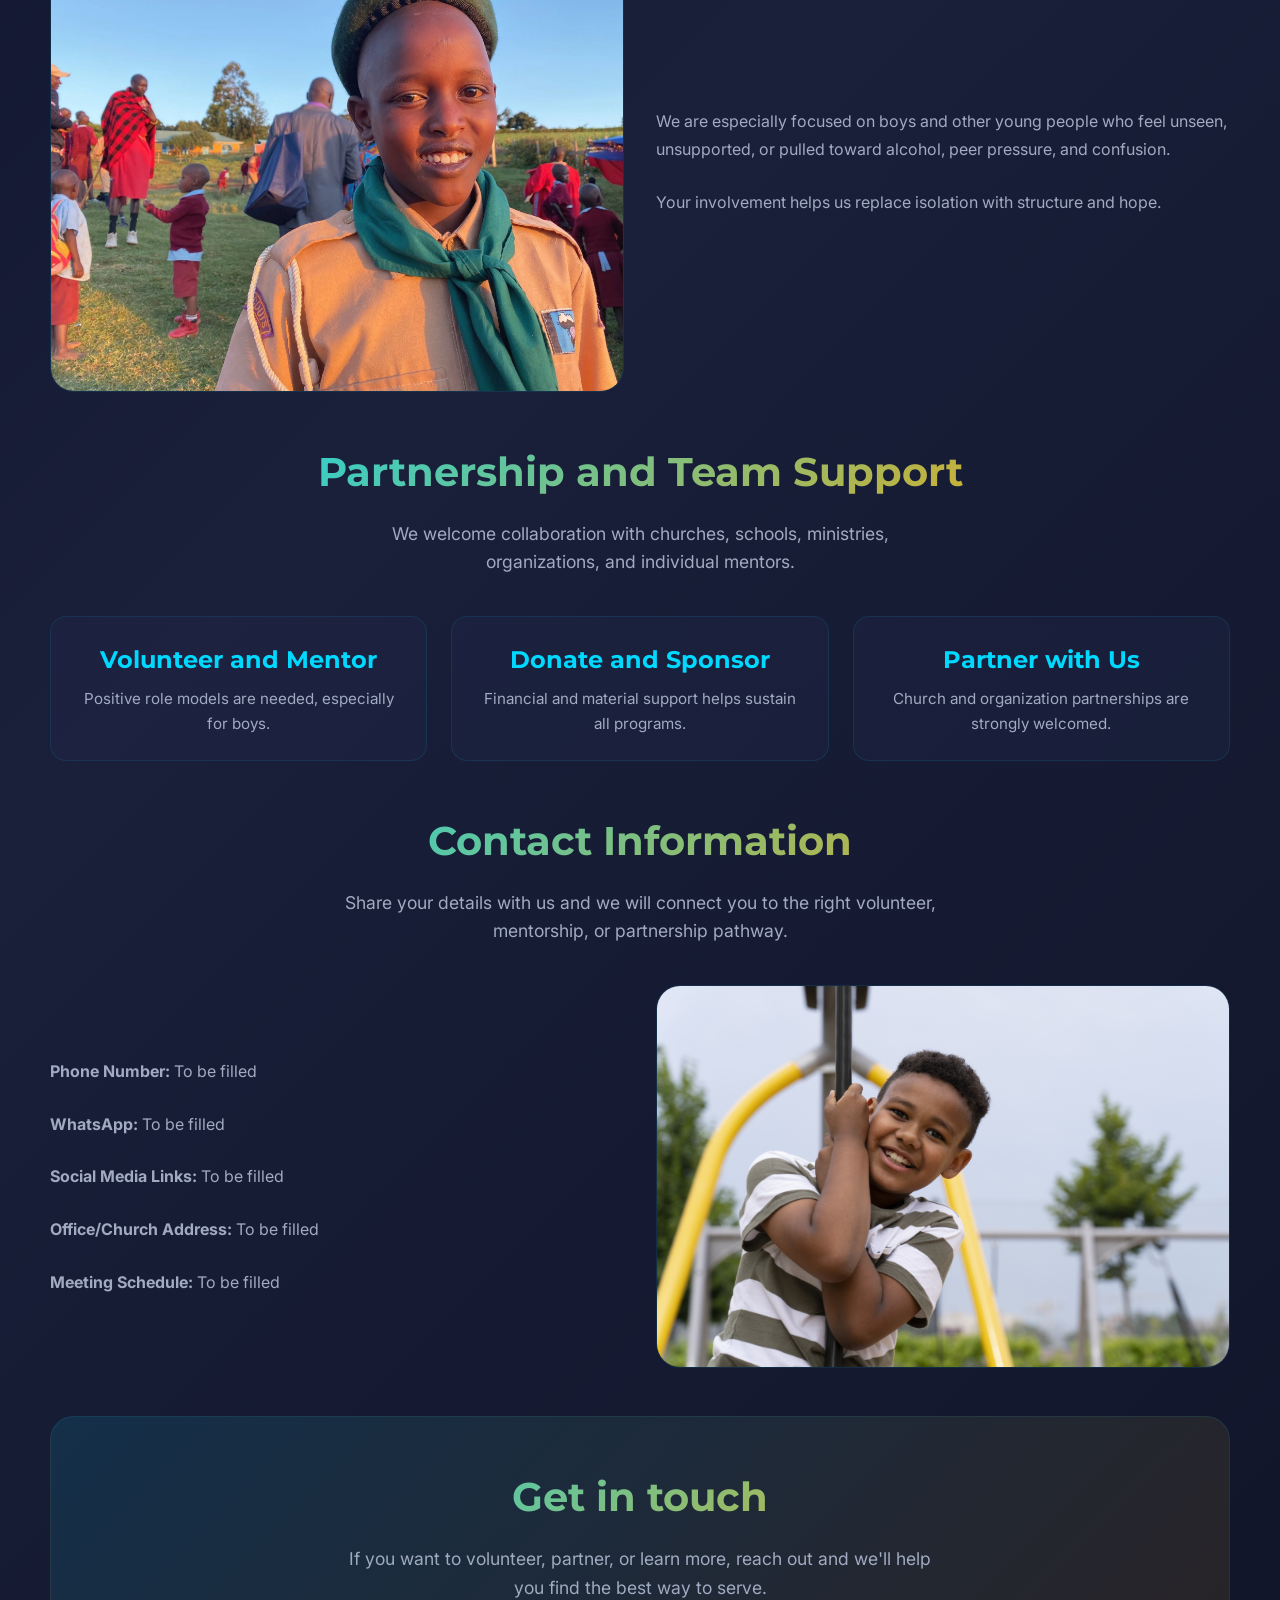
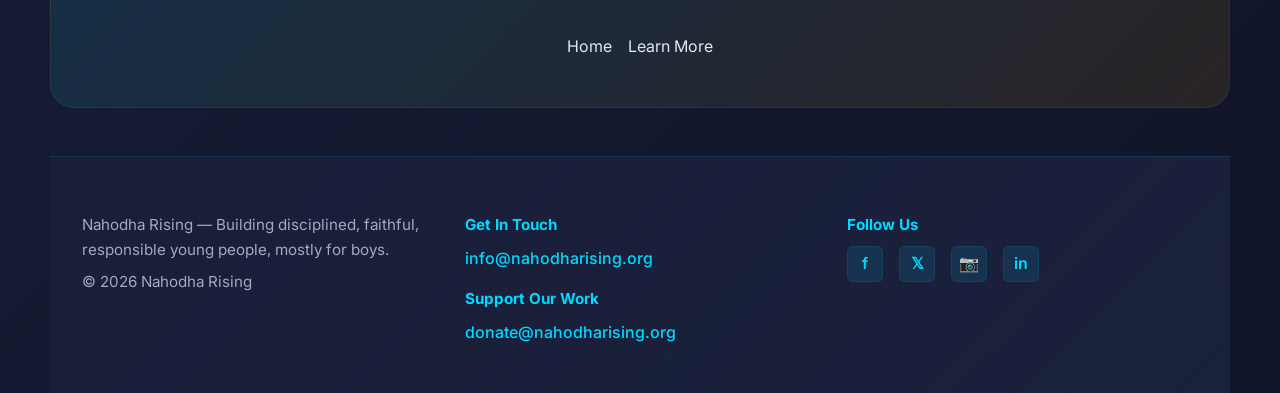
<file: Design2/get-involved.html>
<!doctype html>
<html lang="en">
  <head>
    <meta charset="UTF-8" />
    <meta name="viewport" content="width=device-width, initial-scale=1.0" />
    <title>Get Involved | Nahodha Rising</title>
    <link rel="stylesheet" href="style.css" />
  </head>
  <body>
    <nav>
      <div class="logo">
        <img src="../assets/logo.jpeg" alt="Nahodha Rising Logo" />
      </div>

      <button class="menu-toggle" aria-label="Toggle menu">
        <span></span>
        <span></span>
        <span></span>
      </button>

      <div class="nav-links">
        <a href="index.html">Home</a>
        <a href="about.html">About</a>
        <a href="news.html">News</a>
        <a href="programs.html">Programs</a>
        <a href="get-involved.html" class="nav-cta">Get Involved</a>
      </div>
    </nav>

    <section class="hero hero-get-involved">
      <div class="hero-content">
        <h1>Stand With Young People — mostly boys</h1>
        <p>
          Nahodha Rising is building a support system for boys and other young
          people who need guidance and a faith-centered path forward.
        </p>
        <p>
          You can help by volunteering, mentoring, partnering, praying, or
          supporting programs that keep young men grounded and accountable.
        </p>
      </div>
    </section>

    <section class="programs">
      <div class="section-header">
        <h2>Ways to Help</h2>
      </div>

      <div class="grid">
        <div class="card">
          <svg
            class="card-icon"
            viewBox="0 0 24 24"
            fill="none"
            stroke="currentColor"
            stroke-width="2"
          >
            <path d="M6 9l6-6 6 6M6 13l6-6 6 6" />
          </svg>
          <h3>Volunteer</h3>
          <p>
            Support events, mentorship sessions, outreach visits, and community
            activities.
          </p>
        </div>

        <div class="card">
          <svg
            class="card-icon"
            viewBox="0 0 24 24"
            fill="none"
            stroke="currentColor"
            stroke-width="2"
          >
            <path d="M20 21v-2a4 4 0 0 0-4-4H8a4 4 0 0 0-4 4v2" />
            <circle cx="12" cy="7" r="4" />
          </svg>
          <h3>Mentor</h3>
          <p>
            Walk with boys and other young people consistently and help them
            grow in discipline, faith, and responsibility.
          </p>
        </div>

        <div class="card">
          <svg
            class="card-icon"
            viewBox="0 0 24 24"
            fill="none"
            stroke="currentColor"
            stroke-width="2"
          >
            <path d="M17 21v-2a4 4 0 0 0-4-4H5a4 4 0 0 0-4 4v2" />
            <circle cx="9" cy="7" r="4" />
            <path d="M23 21v-2a4 4 0 0 0-3-3.87" />
            <path d="M16 3.13a4 4 0 0 1 0 7.75" />
          </svg>
          <h3>Partner</h3>
          <p>
            Churches, schools, and organizations can collaborate with us to
            reach more boys and other youth.
          </p>
        </div>

        <div class="card">
          <svg
            class="card-icon"
            viewBox="0 0 24 24"
            fill="none"
            stroke="currentColor"
            stroke-width="2"
          >
            <circle cx="12" cy="12" r="1" />
            <path d="M19.07 4.93l-2.83 2.83" />
            <path d="M19.07 19.07l-2.83-2.83" />
            <path d="M4.93 4.93l2.83 2.83" />
            <path d="M4.93 19.07l2.83-2.83" />
            <path d="M12 2v4" />
            <path d="M12 18v4" />
            <path d="M4 12h4" />
            <path d="M16 12h4" />
          </svg>
          <h3>Give</h3>
          <p>
            Donations help fund workshops, transport, learning materials, and
            outreach programs.
          </p>
        </div>

        <div class="card">
          <svg
            class="card-icon"
            viewBox="0 0 24 24"
            fill="none"
            stroke="currentColor"
            stroke-width="2"
          >
            <path
              d="M19 14c1.49-1.46 3-3.21 3-5.5A5.5 5.5 0 0 0 16.5 3c-1.76 0-3 .5-4.5 2-1.5-1.5-2.74-2-4.5-2A5.5 5.5 0 0 0 2 8.5c0 5 4.41 8 8 11.35.84.78 2.04 1.86 3 3 .96-1.14 2.16-2.22 3-3 3.59-3.35 8-6.35 8-11.35 0-1.05-.23-2.05-.7-2.93"
            />
          </svg>
          <h3>Pray</h3>
          <p>
            Spiritual support matters. Pray for boys and other young people,
            mentors, families, and the communities we serve.
          </p>
        </div>

        <div class="card">
          <svg
            class="card-icon"
            viewBox="0 0 24 24"
            fill="none"
            stroke="currentColor"
            stroke-width="2"
          >
            <path
              d="M22 16.92v3a2 2 0 0 1-2.18 2 19.79 19.79 0 0 1-8.63-3.07 19.5 19.5 0 0 1-6-6 19.79 19.79 0 0 1-3.07-8.67A2 2 0 0 1 4.11 2h3a2 2 0 0 1 2 1.72 12.84 12.84 0 0 0 .7 2.81 2 2 0 0 1-.45 2.11L8.09 9.91a16 16 0 0 0 6 6l1.27-1.27a2 2 0 0 1 2.11-.45 12.84 12.84 0 0 0 2.81.7A2 2 0 0 1 22 16.92z"
            />
          </svg>
          <h3>Refer</h3>
          <p>
            Point parents, church leaders, and young people—especially
            boys—toward the program so they can join the journey.
          </p>
        </div>
      </div>
    </section>

    <section class="story">
      <div class="section-header">
        <h2>Who We Want to Reach</h2>
        <p>
          Boys and other young people, parents, church leaders, mentors,
          volunteers, and sponsors who believe young people deserve intentional
          support.
        </p>
      </div>

      <div class="story-content">
        <div class="story-media">
          <img src="../assets/I.webp" alt="Mentorship gathering" />
        </div>

        <div class="story-text">
          <p>
            We are especially focused on boys and other young people who feel
            unseen, unsupported, or pulled toward alcohol, peer pressure, and
            confusion.
          </p>
          <p>
            Your involvement helps us replace isolation with structure and hope.
          </p>
        </div>
      </div>
    </section>

    <section class="impact">
      <div class="section-header">
        <h2>Partnership and Team Support</h2>
        <p>
          We welcome collaboration with churches, schools, ministries,
          organizations, and individual mentors.
        </p>
      </div>

      <div class="stats">
        <div class="stat">
          <h3>Volunteer and Mentor</h3>
          <p>Positive role models are needed, especially for boys.</p>
        </div>
        <div class="stat">
          <h3>Donate and Sponsor</h3>
          <p>Financial and material support helps sustain all programs.</p>
        </div>
        <div class="stat">
          <h3>Partner with Us</h3>
          <p>Church and organization partnerships are strongly welcomed.</p>
        </div>
      </div>
    </section>

    <section class="story">
      <div class="section-header">
        <h2>Contact Information</h2>
        <p>
          Share your details with us and we will connect you to the right
          volunteer, mentorship, or partnership pathway.
        </p>
      </div>

      <div class="story-content">
        <div class="story-text">
          <p><strong>Phone Number:</strong> To be filled</p>
          <p><strong>WhatsApp:</strong> To be filled</p>
          <p><strong>Social Media Links:</strong> To be filled</p>
          <p><strong>Office/Church Address:</strong> To be filled</p>
          <p><strong>Meeting Schedule:</strong> To be filled</p>
        </div>

        <div class="story-media">
          <img
            src="../assets/medium-shot-smiley-boy-outdoors-no-edit.jpg"
            alt="Volunteer engagement"
          />
        </div>
      </div>
    </section>

    <section class="cta">
      <h2>Get in touch</h2>
      <p>
        If you want to volunteer, partner, or learn more, reach out and we'll
        help you find the best way to serve.
      </p>
      <div class="cta-buttons">
        <a href="index.html">Home</a>
        <a href="about.html">Learn More</a>
      </div>
    </section>

    <footer>
      <div class="footer-content">
        <div>
          <p>
            Nahodha Rising — Building disciplined, faithful, responsible young
            people, mostly for boys.
          </p>
          <p>&copy; 2026 Nahodha Rising</p>
        </div>

        <div class="footer-contact">
          <p><strong>Get In Touch</strong></p>
          <a href="mailto:info@nahodharising.org" class="contact-link"
            >info@nahodharising.org</a
          >
          <p style="margin-top: 1rem"><strong>Support Our Work</strong></p>
          <a href="mailto:donate@nahodharising.org" class="donate-link"
            >donate@nahodharising.org</a
          >
        </div>

        <div class="footer-social">
          <p><strong>Follow Us</strong></p>
          <div class="social-icons">
            <a href="#" aria-label="Facebook" class="social-icon">f</a>
            <a href="#" aria-label="Twitter" class="social-icon">𝕏</a>
            <a href="#" aria-label="Instagram" class="social-icon">📷</a>
            <a href="#" aria-label="LinkedIn" class="social-icon">in</a>
          </div>
        </div>
      </div>
    </footer>

    <script>
      document.addEventListener("DOMContentLoaded", () => {
        const toggle = document.querySelector(".menu-toggle");
        const navLinks = document.querySelector(".nav-links");
        const links = navLinks.querySelectorAll("a");

        toggle.addEventListener("click", () => {
          toggle.classList.toggle("active");
          navLinks.classList.toggle("open");
        });

        links.forEach((link) => {
          link.addEventListener("click", () => {
            toggle.classList.remove("active");
            navLinks.classList.remove("open");
          });
        });
      });
    </script>
  </body>
</html>
</file>
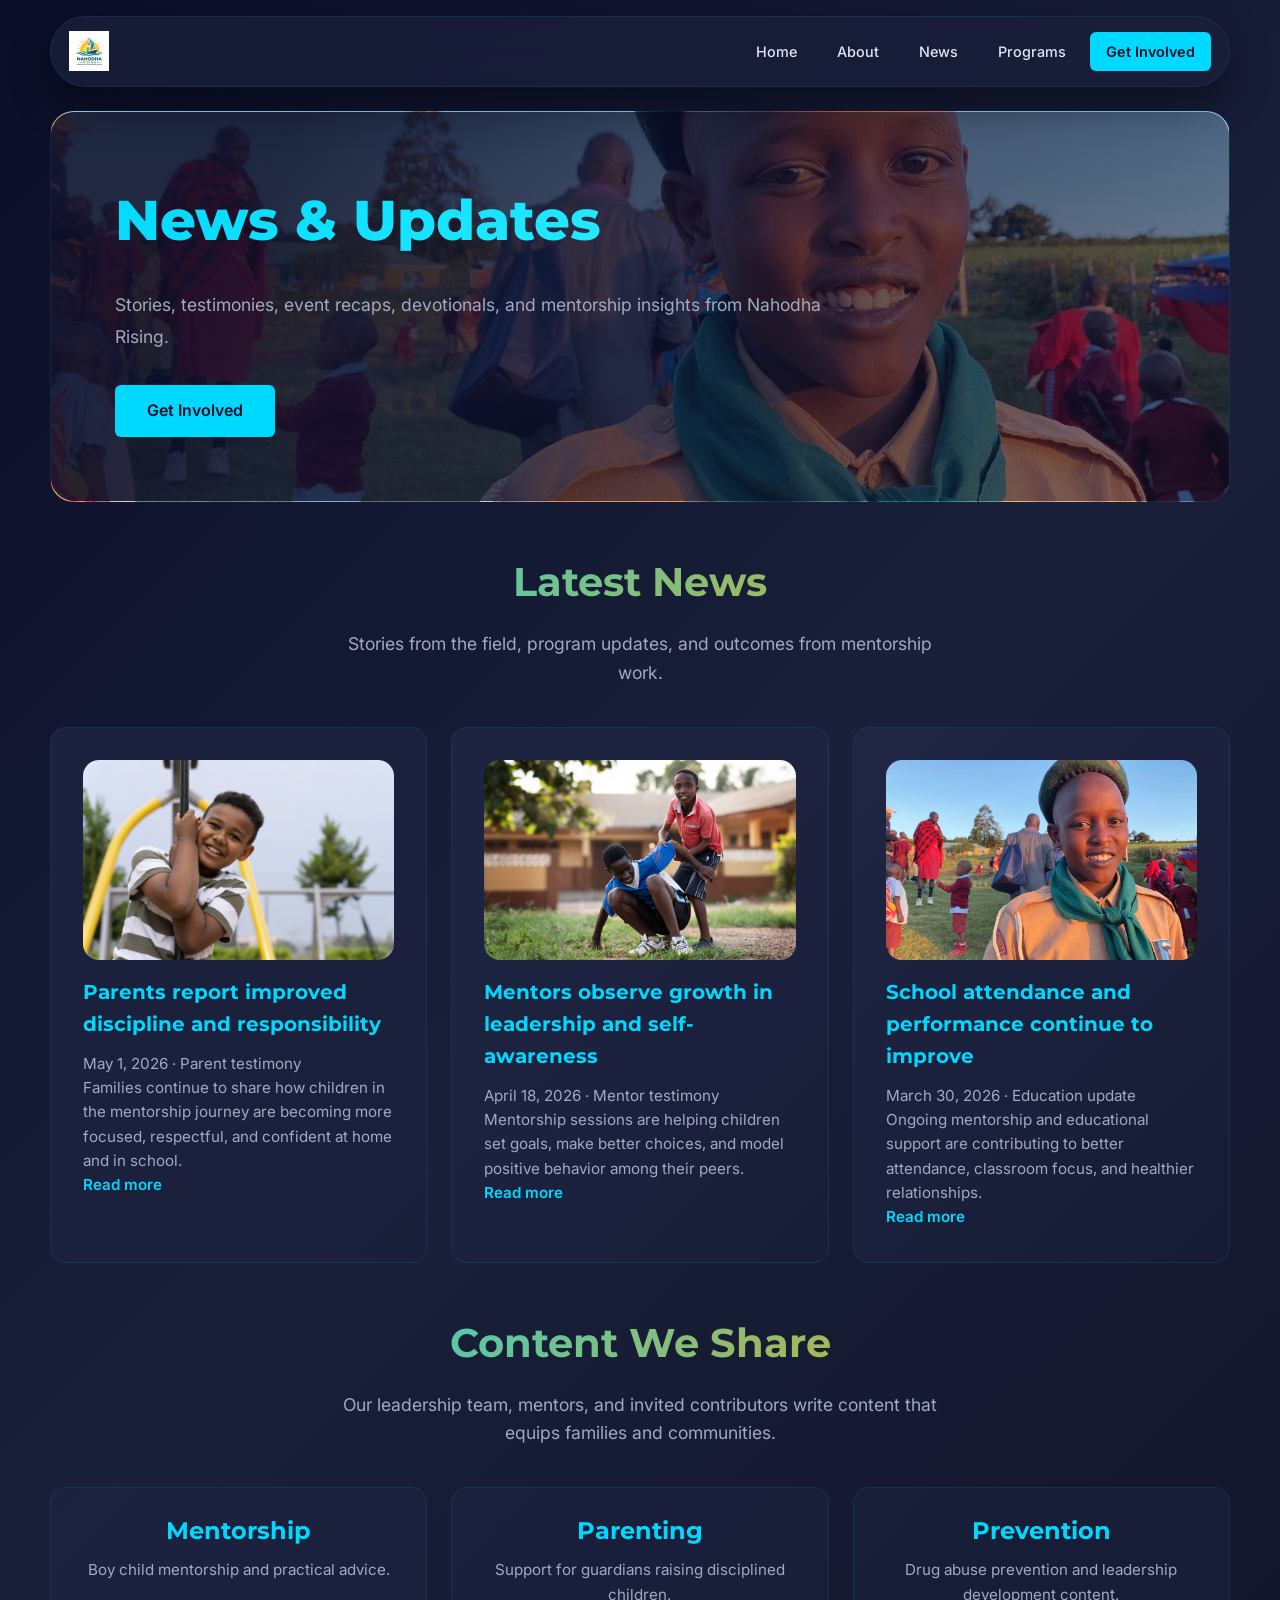
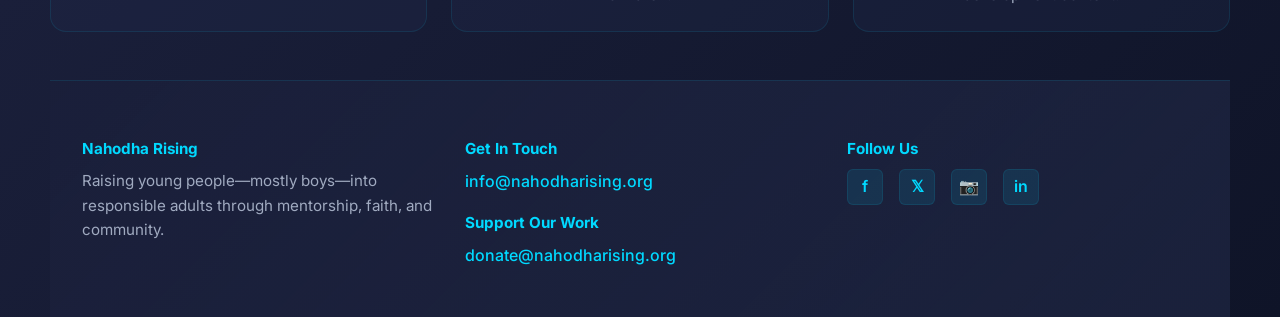
<file: Design2/news.html>
<!doctype html>
<html lang="en">
  <head>
    <meta charset="UTF-8" />
    <meta name="viewport" content="width=device-width, initial-scale=1.0" />
    <title>News — Nahodha Rising</title>
    <link rel="stylesheet" href="style.css" />
  </head>

  <body>
    <!-- NAVBAR -->
    <nav>
      <div class="logo">
        <img src="../assets/logo.jpeg" alt="Nahodha Rising Logo" />
      </div>

      <button class="menu-toggle" aria-label="Toggle menu">
        <span></span>
        <span></span>
        <span></span>
      </button>

      <div class="nav-links">
        <a href="index.html">Home</a>
        <a href="about.html">About</a>
        <a href="news.html">News</a>
        <a href="programs.html">Programs</a>
        <a href="get-involved.html" class="nav-cta">Get Involved</a>
      </div>
    </nav>

    <!-- HERO -->
    <section class="hero hero-news">
      <div class="hero-content">
        <h1>News & Updates</h1>
        <p>
          Stories, testimonies, event recaps, devotionals, and mentorship
          insights from Nahodha Rising.
        </p>
        <div class="hero-actions">
          <a href="get-involved.html" class="cta-primary">Get Involved</a>
        </div>
      </div>
    </section>

    <!-- NEWS LIST -->
    <section class="blog">
      <div class="section-header">
        <h2>Latest News</h2>
        <p>
          Stories from the field, program updates, and outcomes from mentorship
          work.
        </p>
      </div>

      <div class="grid">
        <article class="card">
          <div class="card-media">
            <img
              src="../assets/medium-shot-smiley-boy-outdoors-no-edit.jpg"
              alt="Workshop"
            />
          </div>
          <h3>Parents report improved discipline and responsibility</h3>
          <p class="muted">May 1, 2026 · Parent testimony</p>
          <p>
            Families continue to share how children in the mentorship journey
            are becoming more focused, respectful, and confident at home and in
            school.
          </p>
          <p><a href="#">Read more</a></p>
        </article>

        <article class="card">
          <div class="card-media">
            <img src="../assets/2149479929.jpg" alt="Community outreach" />
          </div>
          <h3>Mentors observe growth in leadership and self-awareness</h3>
          <p class="muted">April 18, 2026 · Mentor testimony</p>
          <p>
            Mentorship sessions are helping children set goals, make better
            choices, and model positive behavior among their peers.
          </p>
          <p><a href="#">Read more</a></p>
        </article>

        <article class="card">
          <div class="card-media">
            <img src="../assets/I.webp" alt="Leadership training" />
          </div>
          <h3>School attendance and performance continue to improve</h3>
          <p class="muted">March 30, 2026 · Education update</p>
          <p>
            Ongoing mentorship and educational support are contributing to
            better attendance, classroom focus, and healthier relationships.
          </p>
          <p><a href="#">Read more</a></p>
        </article>
      </div>
    </section>

    <section class="impact">
      <div class="section-header">
        <h2>Content We Share</h2>
        <p>
          Our leadership team, mentors, and invited contributors write content
          that equips families and communities.
        </p>
      </div>

      <div class="stats">
        <div class="stat">
          <h3>Mentorship</h3>
          <p>Boy child mentorship and practical advice.</p>
        </div>
        <div class="stat">
          <h3>Parenting</h3>
          <p>Support for guardians raising disciplined children.</p>
        </div>
        <div class="stat">
          <h3>Prevention</h3>
          <p>Drug abuse prevention and leadership development content.</p>
        </div>
      </div>
    </section>

    <!-- FOOTER -->
    <footer>
      <div class="footer-content">
        <div>
          <p><strong>Nahodha Rising</strong></p>
          <p>
            Raising young people—mostly boys—into responsible adults through
            mentorship, faith, and community.
          </p>
        </div>

        <div class="footer-contact">
          <p><strong>Get In Touch</strong></p>
          <a href="mailto:info@nahodharising.org" class="contact-link"
            >info@nahodharising.org</a
          >
          <p style="margin-top: 1rem"><strong>Support Our Work</strong></p>
          <a href="mailto:donate@nahodharising.org" class="donate-link"
            >donate@nahodharising.org</a
          >
        </div>

        <div class="footer-social">
          <p><strong>Follow Us</strong></p>
          <div class="social-icons">
            <a href="#" aria-label="Facebook" class="social-icon">f</a>
            <a href="#" aria-label="Twitter" class="social-icon">𝕏</a>
            <a href="#" aria-label="Instagram" class="social-icon">📷</a>
            <a href="#" aria-label="LinkedIn" class="social-icon">in</a>
          </div>
        </div>
      </div>
    </footer>

    <script>
      document.addEventListener("DOMContentLoaded", () => {
        const toggle = document.querySelector(".menu-toggle");
        const navLinks = document.querySelector(".nav-links");
        const links = navLinks.querySelectorAll("a");

        toggle.addEventListener("click", () => {
          toggle.classList.toggle("active");
          navLinks.classList.toggle("open");
        });

        links.forEach((link) => {
          link.addEventListener("click", () => {
            toggle.classList.remove("active");
            navLinks.classList.remove("open");
          });
        });
      });
    </script>
  </body>
</html>
</file>
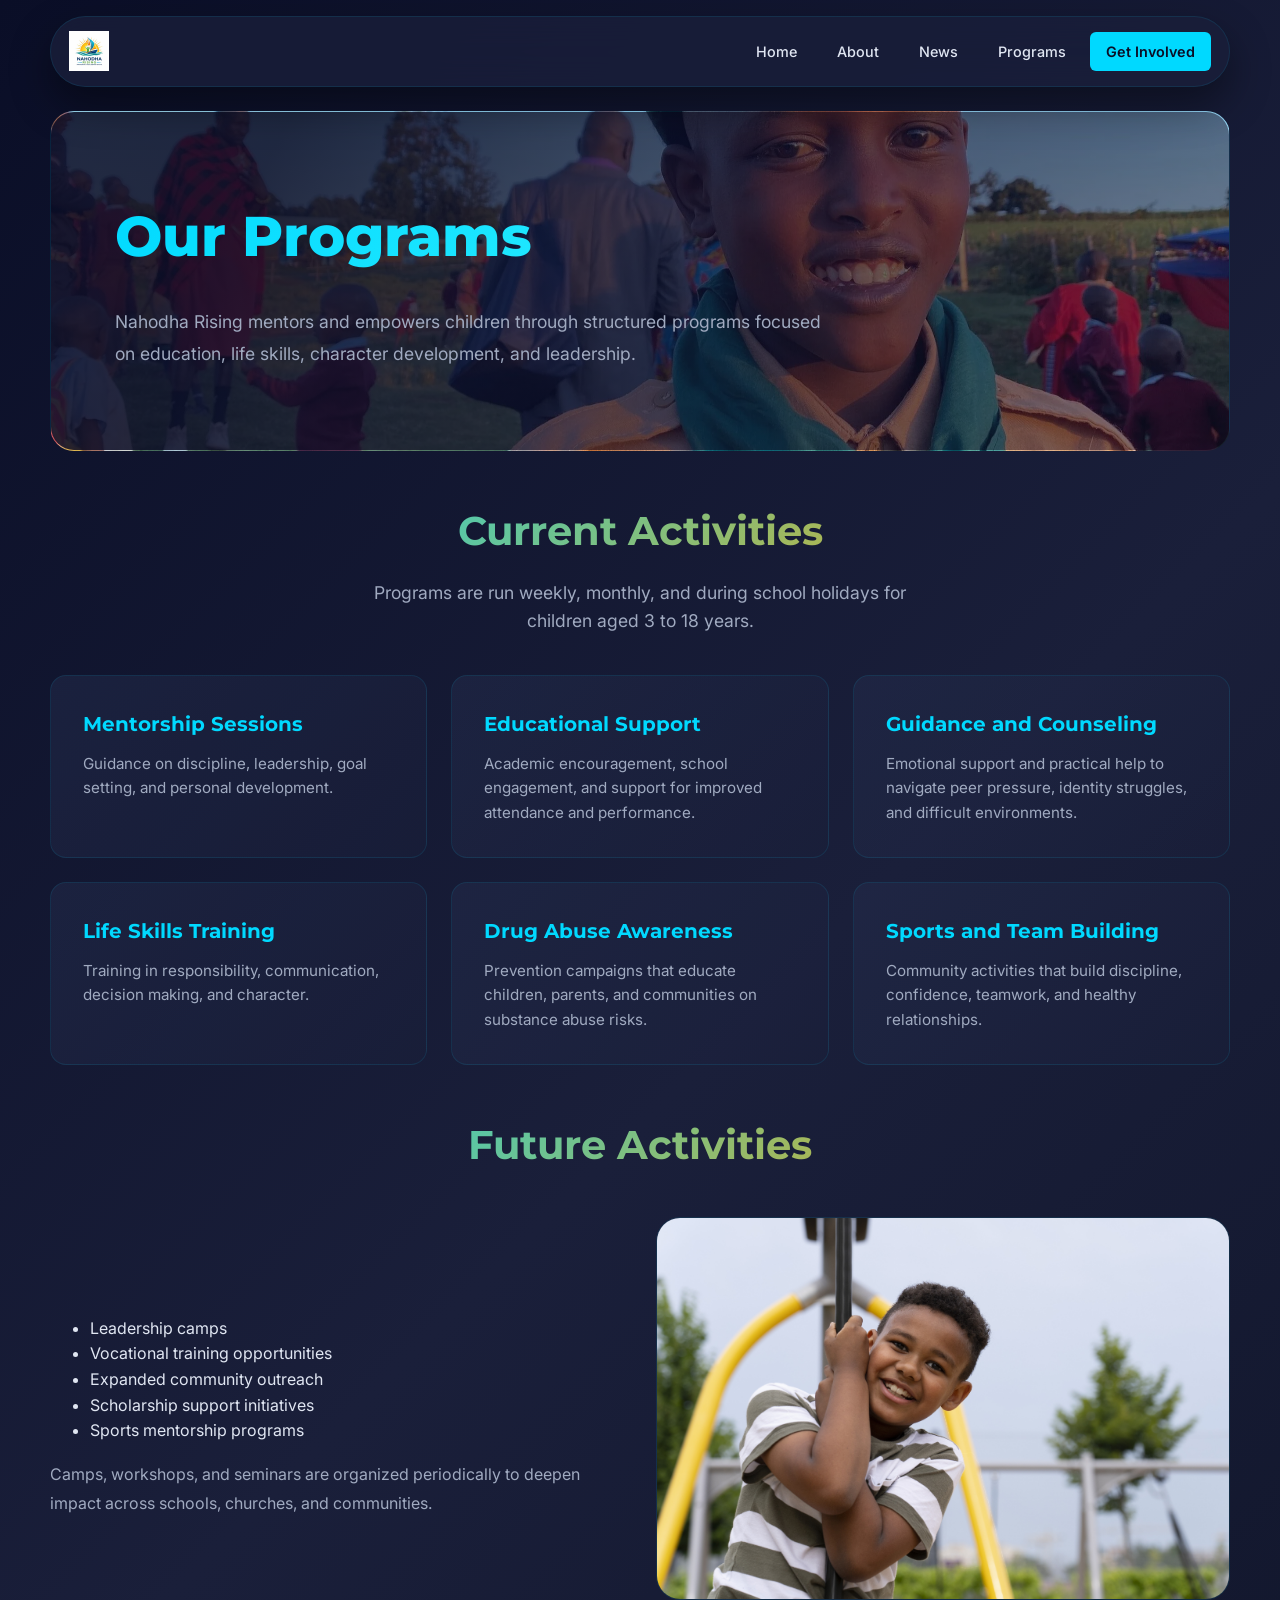
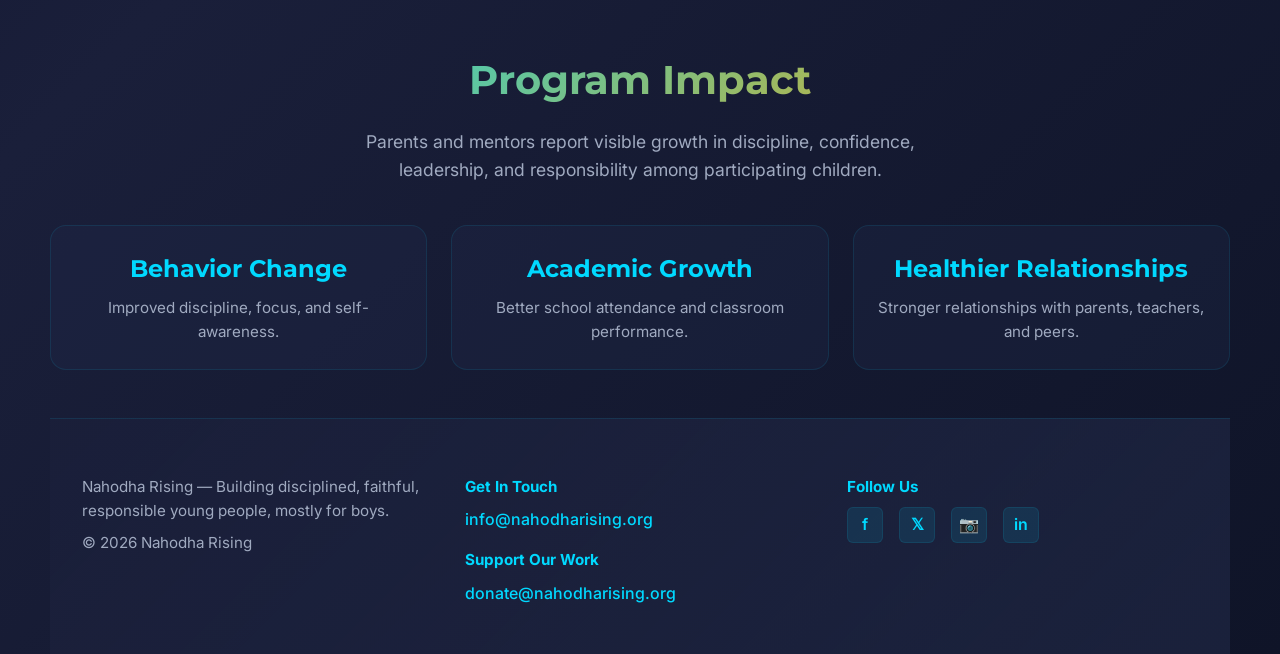
<file: Design2/programs.html>
<!doctype html>
<html lang="en">
  <head>
    <meta charset="UTF-8" />
    <meta name="viewport" content="width=device-width, initial-scale=1.0" />
    <title>Programs | Nahodha Rising</title>
    <link rel="stylesheet" href="style.css" />
  </head>
  <body>
    <nav>
      <div class="logo">
        <img src="../assets/logo.jpeg" alt="Nahodha Rising Logo" />
      </div>

      <button class="menu-toggle" aria-label="Toggle menu">
        <span></span>
        <span></span>
        <span></span>
      </button>

      <div class="nav-links">
        <a href="index.html">Home</a>
        <a href="about.html">About</a>
        <a href="news.html">News</a>
        <a href="programs.html">Programs</a>
        <a href="get-involved.html" class="nav-cta">Get Involved</a>
      </div>
    </nav>

    <section class="hero hero-programs">
      <div class="hero-content">
        <h1>Our Programs</h1>
        <p>
          Nahodha Rising mentors and empowers children through structured
          programs focused on education, life skills, character development, and
          leadership.
        </p>
      </div>
    </section>

    <section class="programs">
      <div class="section-header">
        <h2>Current Activities</h2>
        <p>
          Programs are run weekly, monthly, and during school holidays for
          children aged 3 to 18 years.
        </p>
      </div>

      <div class="grid">
        <div class="card">
          <h3>Mentorship Sessions</h3>
          <p>
            Guidance on discipline, leadership, goal setting, and personal
            development.
          </p>
        </div>

        <div class="card">
          <h3>Educational Support</h3>
          <p>
            Academic encouragement, school engagement, and support for improved
            attendance and performance.
          </p>
        </div>

        <div class="card">
          <h3>Guidance and Counseling</h3>
          <p>
            Emotional support and practical help to navigate peer pressure,
            identity struggles, and difficult environments.
          </p>
        </div>

        <div class="card">
          <h3>Life Skills Training</h3>
          <p>
            Training in responsibility, communication, decision making, and
            character.
          </p>
        </div>

        <div class="card">
          <h3>Drug Abuse Awareness</h3>
          <p>
            Prevention campaigns that educate children, parents, and communities
            on substance abuse risks.
          </p>
        </div>

        <div class="card">
          <h3>Sports and Team Building</h3>
          <p>
            Community activities that build discipline, confidence, teamwork,
            and healthy relationships.
          </p>
        </div>
      </div>
    </section>

    <section class="story">
      <div class="section-header">
        <h2>Future Activities</h2>
      </div>

      <div class="story-content">
        <div class="story-text">
          <ul>
            <li>Leadership camps</li>
            <li>Vocational training opportunities</li>
            <li>Expanded community outreach</li>
            <li>Scholarship support initiatives</li>
            <li>Sports mentorship programs</li>
          </ul>
          <p>
            Camps, workshops, and seminars are organized periodically to deepen
            impact across schools, churches, and communities.
          </p>
        </div>

        <div class="story-media">
          <img
            src="../assets/medium-shot-smiley-boy-outdoors-no-edit.jpg"
            alt="Mentorship program"
          />
        </div>
      </div>
    </section>

    <section class="impact">
      <div class="section-header">
        <h2>Program Impact</h2>
        <p>
          Parents and mentors report visible growth in discipline, confidence,
          leadership, and responsibility among participating children.
        </p>
      </div>

      <div class="stats">
        <div class="stat">
          <h3>Behavior Change</h3>
          <p>Improved discipline, focus, and self-awareness.</p>
        </div>
        <div class="stat">
          <h3>Academic Growth</h3>
          <p>Better school attendance and classroom performance.</p>
        </div>
        <div class="stat">
          <h3>Healthier Relationships</h3>
          <p>Stronger relationships with parents, teachers, and peers.</p>
        </div>
      </div>
    </section>

    <footer>
      <div class="footer-content">
        <div>
          <p>
            Nahodha Rising — Building disciplined, faithful, responsible young
            people, mostly for boys.
          </p>
          <p>&copy; 2026 Nahodha Rising</p>
        </div>

        <div class="footer-contact">
          <p><strong>Get In Touch</strong></p>
          <a href="mailto:info@nahodharising.org" class="contact-link"
            >info@nahodharising.org</a
          >
          <p style="margin-top: 1rem"><strong>Support Our Work</strong></p>
          <a href="mailto:donate@nahodharising.org" class="donate-link"
            >donate@nahodharising.org</a
          >
        </div>

        <div class="footer-social">
          <p><strong>Follow Us</strong></p>
          <div class="social-icons">
            <a href="#" aria-label="Facebook" class="social-icon">f</a>
            <a href="#" aria-label="Twitter" class="social-icon">𝕏</a>
            <a href="#" aria-label="Instagram" class="social-icon">📷</a>
            <a href="#" aria-label="LinkedIn" class="social-icon">in</a>
          </div>
        </div>
      </div>
    </footer>

    <script>
      document.addEventListener("DOMContentLoaded", () => {
        const toggle = document.querySelector(".menu-toggle");
        const navLinks = document.querySelector(".nav-links");
        const links = navLinks.querySelectorAll("a");

        toggle.addEventListener("click", () => {
          toggle.classList.toggle("active");
          navLinks.classList.toggle("open");
        });

        links.forEach((link) => {
          link.addEventListener("click", () => {
            toggle.classList.remove("active");
            navLinks.classList.remove("open");
          });
        });
      });
    </script>
  </body>
</html>
</file>
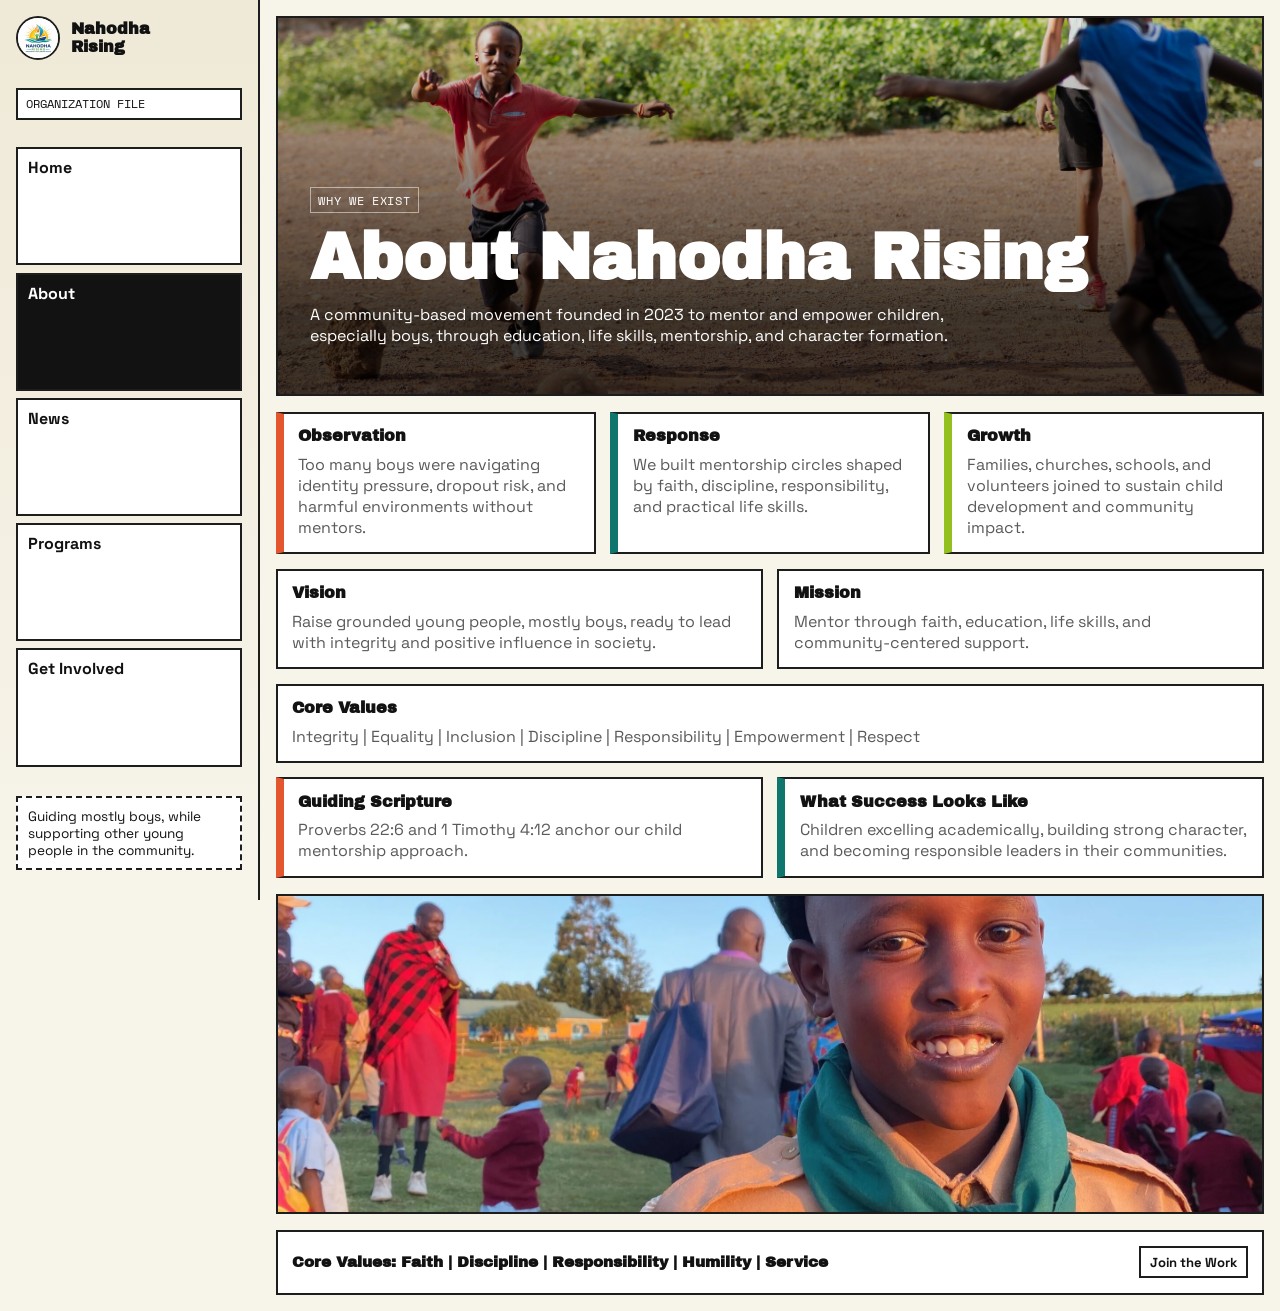
<file: Design3/about.html>
<!doctype html>
<html lang="en">
  <head>
    <meta charset="UTF-8" />
    <meta name="viewport" content="width=device-width, initial-scale=1.0" />
    <title>About | Design 3</title>
    <link rel="stylesheet" href="style.css" />
  </head>
  <body>
    <div class="layout">
      <aside class="rail">
        <a class="logo-lock" href="index.html">
          <img src="../assets/logo.jpeg" alt="Nahodha Rising Logo" />
          <strong>Nahodha<br />Rising</strong>
        </a>
        <p class="tag">Organization File</p>
        <nav class="rail-nav">
          <a href="index.html">Home</a>
          <a class="active" href="about.html">About</a>
          <a href="news.html">News</a>
          <a href="programs.html">Programs</a>
          <a href="get-involved.html">Get Involved</a>
        </nav>
        <p class="rail-note">
          Guiding mostly boys, while supporting other young people in the
          community.
        </p>
      </aside>

      <main class="main">
        <section
          class="poster"
          style="
            background-image: url(&quot;../assets/boys-playing-football.jpg&quot;);
          "
        >
          <div class="poster-copy">
            <span class="kicker">Why We Exist</span>
            <h1>About Nahodha Rising</h1>
            <p>
              A community-based movement founded in 2023 to mentor and empower
              children, especially boys, through education, life skills,
              mentorship, and character formation.
            </p>
          </div>
        </section>

        <section class="strip-grid">
          <article class="strip s4 signal">
            <h3>Observation</h3>
            <p>
              Too many boys were navigating identity pressure, dropout risk, and
              harmful environments without mentors.
            </p>
          </article>
          <article class="strip s4 teal">
            <h3>Response</h3>
            <p>
              We built mentorship circles shaped by faith, discipline,
              responsibility, and practical life skills.
            </p>
          </article>
          <article class="strip s4 lime">
            <h3>Growth</h3>
            <p>
              Families, churches, schools, and volunteers joined to sustain
              child development and community impact.
            </p>
          </article>
          <article class="strip s6">
            <h3>Vision</h3>
            <p>
              Raise grounded young people, mostly boys, ready to lead with
              integrity and positive influence in society.
            </p>
          </article>
          <article class="strip s6">
            <h3>Mission</h3>
            <p>
              Mentor through faith, education, life skills, and
              community-centered support.
            </p>
          </article>
          <article class="strip s12">
            <h3>Core Values</h3>
            <p>
              Integrity | Equality | Inclusion | Discipline | Responsibility |
              Empowerment | Respect
            </p>
          </article>
          <article class="strip s6 signal">
            <h3>Guiding Scripture</h3>
            <p>
              Proverbs 22:6 and 1 Timothy 4:12 anchor our child mentorship
              approach.
            </p>
          </article>
          <article class="strip s6 teal">
            <h3>What Success Looks Like</h3>
            <p>
              Children excelling academically, building strong character, and
              becoming responsible leaders in their communities.
            </p>
          </article>
        </section>

        <section class="photo-band">
          <img src="../assets/I.webp" alt="Mentorship moment" />
        </section>

        <footer class="footer">
          <strong
            >Core Values: Faith | Discipline | Responsibility | Humility |
            Service</strong
          >
          <span class="badge">Join the Work</span>
        </footer>
      </main>
    </div>
  </body>
</html>
</file>
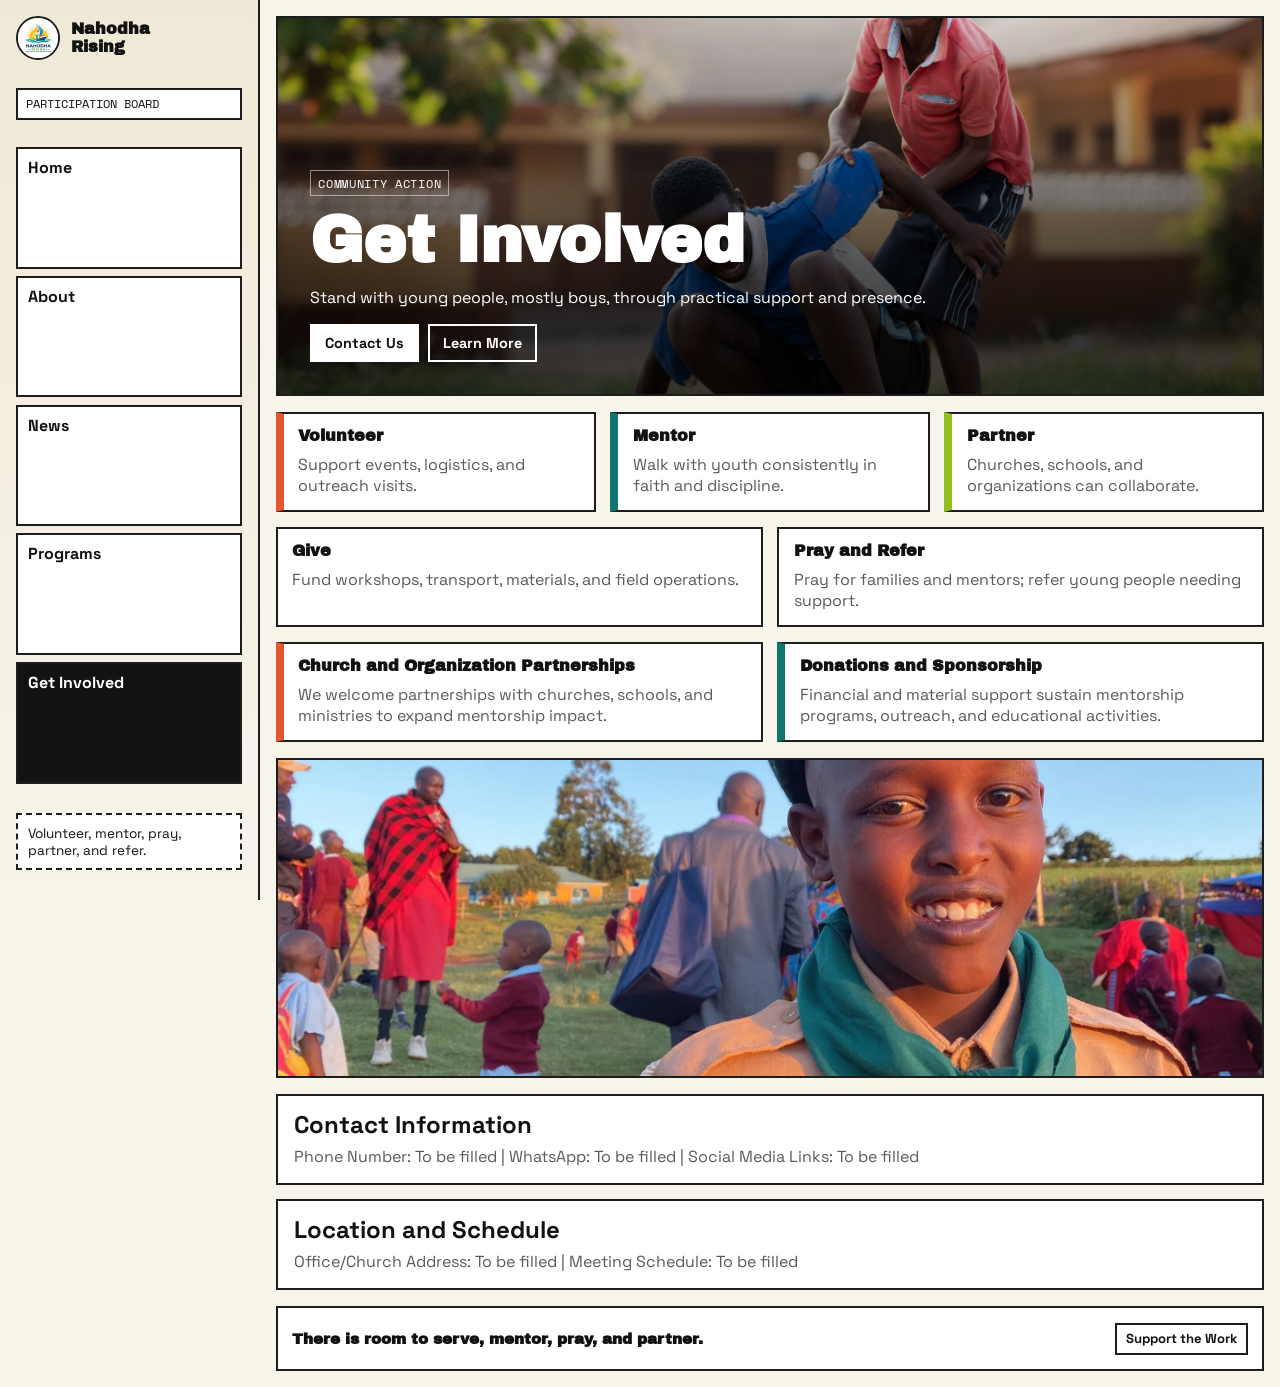
<file: Design3/get-involved.html>
<!doctype html>
<html lang="en">
  <head>
    <meta charset="UTF-8" />
    <meta name="viewport" content="width=device-width, initial-scale=1.0" />
    <title>Get Involved | Design 3</title>
    <link rel="stylesheet" href="style.css" />
  </head>
  <body>
    <div class="layout">
      <aside class="rail">
        <a class="logo-lock" href="index.html">
          <img src="../assets/logo.jpeg" alt="Nahodha Rising Logo" />
          <strong>Nahodha<br />Rising</strong>
        </a>
        <p class="tag">Participation Board</p>
        <nav class="rail-nav">
          <a href="index.html">Home</a>
          <a href="about.html">About</a>
          <a href="news.html">News</a>
          <a href="programs.html">Programs</a>
          <a class="active" href="get-involved.html">Get Involved</a>
        </nav>
        <p class="rail-note">Volunteer, mentor, pray, partner, and refer.</p>
      </aside>

      <main class="main">
        <section
          class="poster"
          style="background-image: url(&quot;../assets/2149479929.jpg&quot;)"
        >
          <div class="poster-copy">
            <span class="kicker">Community Action</span>
            <h1>Get Involved</h1>
            <p>
              Stand with young people, mostly boys, through practical support
              and presence.
            </p>
            <div class="cta-row">
              <a class="btn light" href="mailto:info@nahodharising.org"
                >Contact Us</a
              >
              <a class="btn" href="about.html">Learn More</a>
            </div>
          </div>
        </section>

        <section class="strip-grid">
          <article class="strip s4 signal">
            <h3>Volunteer</h3>
            <p>Support events, logistics, and outreach visits.</p>
          </article>
          <article class="strip s4 teal">
            <h3>Mentor</h3>
            <p>Walk with youth consistently in faith and discipline.</p>
          </article>
          <article class="strip s4 lime">
            <h3>Partner</h3>
            <p>Churches, schools, and organizations can collaborate.</p>
          </article>
          <article class="strip s6">
            <h3>Give</h3>
            <p>Fund workshops, transport, materials, and field operations.</p>
          </article>
          <article class="strip s6">
            <h3>Pray and Refer</h3>
            <p>
              Pray for families and mentors; refer young people needing support.
            </p>
          </article>
          <article class="strip s6 signal">
            <h3>Church and Organization Partnerships</h3>
            <p>
              We welcome partnerships with churches, schools, and ministries to
              expand mentorship impact.
            </p>
          </article>
          <article class="strip s6 teal">
            <h3>Donations and Sponsorship</h3>
            <p>
              Financial and material support sustain mentorship programs,
              outreach, and educational activities.
            </p>
          </article>
        </section>

        <section class="photo-band">
          <img src="../assets/I.webp" alt="Mentorship gathering" />
        </section>

        <section class="blocks">
          <article class="block">
            <h2>Contact Information</h2>
            <p>
              Phone Number: To be filled | WhatsApp: To be filled | Social Media
              Links: To be filled
            </p>
          </article>
          <article class="block">
            <h2>Location and Schedule</h2>
            <p>
              Office/Church Address: To be filled | Meeting Schedule: To be
              filled
            </p>
          </article>
        </section>

        <footer class="footer">
          <strong>There is room to serve, mentor, pray, and partner.</strong>
          <span class="badge">Support the Work</span>
        </footer>
      </main>
    </div>
  </body>
</html>
</file>
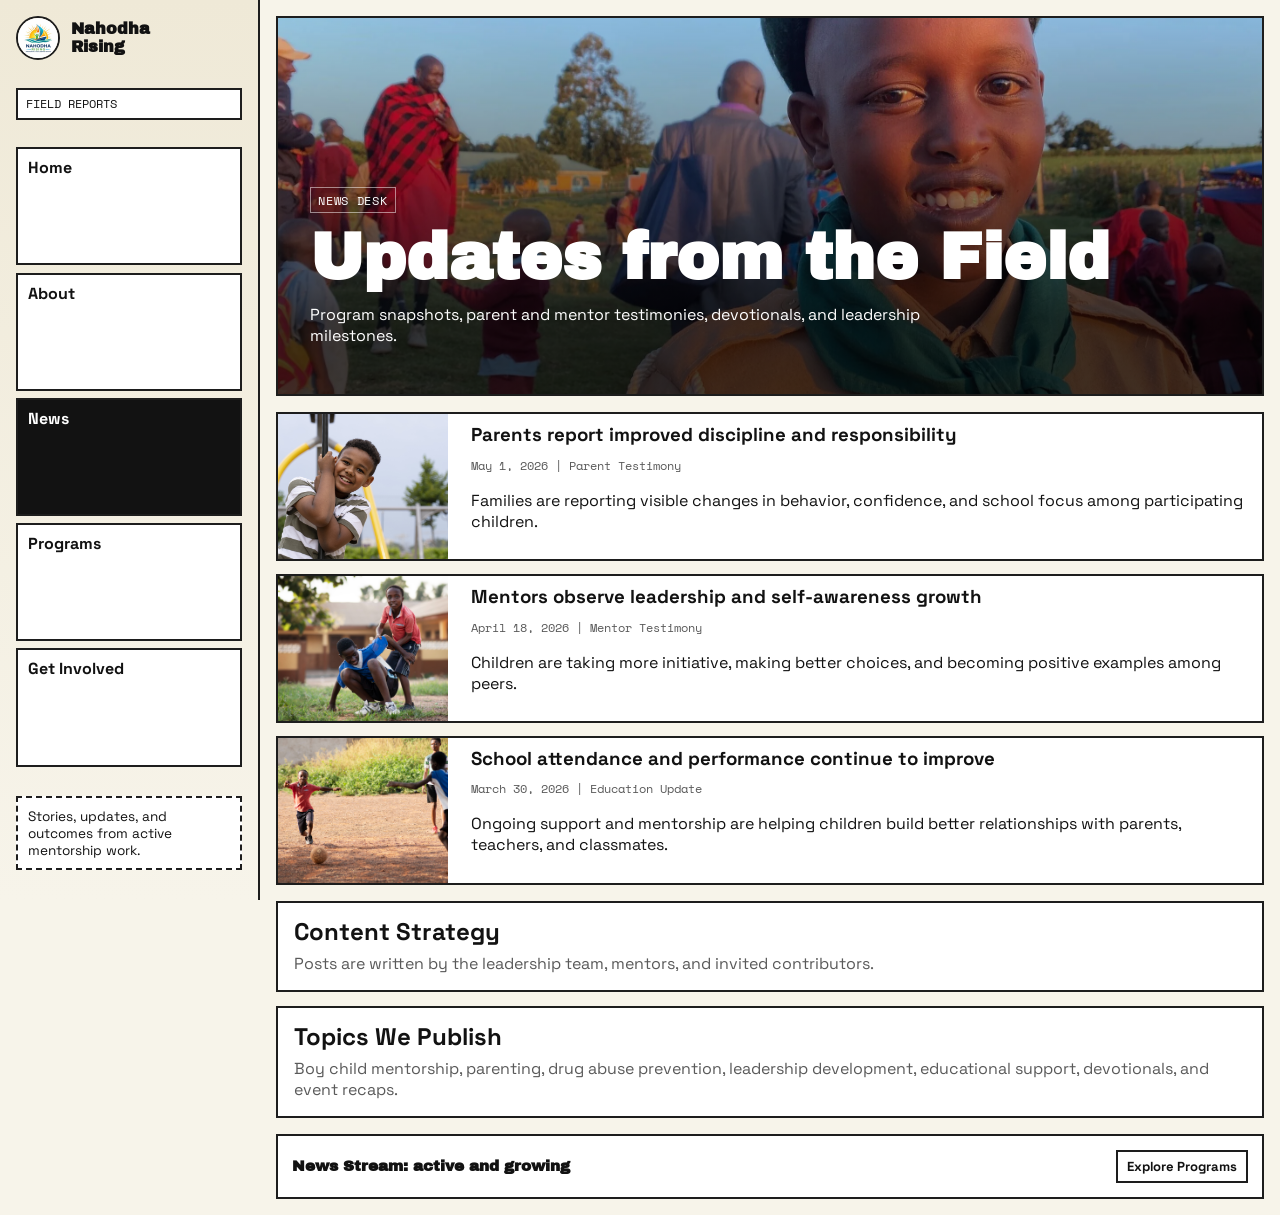
<file: Design3/news.html>
<!doctype html>
<html lang="en">
  <head>
    <meta charset="UTF-8" />
    <meta name="viewport" content="width=device-width, initial-scale=1.0" />
    <title>News | Design 3</title>
    <link rel="stylesheet" href="style.css" />
  </head>
  <body>
    <div class="layout">
      <aside class="rail">
        <a class="logo-lock" href="index.html">
          <img src="../assets/logo.jpeg" alt="Nahodha Rising Logo" />
          <strong>Nahodha<br />Rising</strong>
        </a>
        <p class="tag">Field Reports</p>
        <nav class="rail-nav">
          <a href="index.html">Home</a>
          <a href="about.html">About</a>
          <a class="active" href="news.html">News</a>
          <a href="programs.html">Programs</a>
          <a href="get-involved.html">Get Involved</a>
        </nav>
        <p class="rail-note">
          Stories, updates, and outcomes from active mentorship work.
        </p>
      </aside>

      <main class="main">
        <section
          class="poster"
          style="background-image: url(&quot;../assets/I.webp&quot;)"
        >
          <div class="poster-copy">
            <span class="kicker">News Desk</span>
            <h1>Updates from the Field</h1>
            <p>
              Program snapshots, parent and mentor testimonies, devotionals, and
              leadership milestones.
            </p>
          </div>
        </section>

        <section class="feed">
          <article class="feed-item">
            <img
              src="../assets/medium-shot-smiley-boy-outdoors-no-edit.jpg"
              alt="Workshop"
            />
            <div class="feed-copy">
              <h3>Parents report improved discipline and responsibility</h3>
              <p class="meta">May 1, 2026 | Parent Testimony</p>
              <p>
                Families are reporting visible changes in behavior, confidence,
                and school focus among participating children.
              </p>
            </div>
          </article>

          <article class="feed-item">
            <img src="../assets/2149479929.jpg" alt="Outreach" />
            <div class="feed-copy">
              <h3>Mentors observe leadership and self-awareness growth</h3>
              <p class="meta">April 18, 2026 | Mentor Testimony</p>
              <p>
                Children are taking more initiative, making better choices, and
                becoming positive examples among peers.
              </p>
            </div>
          </article>

          <article class="feed-item">
            <img src="../assets/boys-playing-football.jpg" alt="Leadership" />
            <div class="feed-copy">
              <h3>School attendance and performance continue to improve</h3>
              <p class="meta">March 30, 2026 | Education Update</p>
              <p>
                Ongoing support and mentorship are helping children build better
                relationships with parents, teachers, and classmates.
              </p>
            </div>
          </article>
        </section>

        <section class="blocks">
          <article class="block">
            <h2>Content Strategy</h2>
            <p>
              Posts are written by the leadership team, mentors, and invited
              contributors.
            </p>
          </article>
          <article class="block">
            <h2>Topics We Publish</h2>
            <p>
              Boy child mentorship, parenting, drug abuse prevention, leadership
              development, educational support, devotionals, and event recaps.
            </p>
          </article>
        </section>

        <footer class="footer">
          <strong>News Stream: active and growing</strong>
          <span class="badge">Explore Programs</span>
        </footer>
      </main>
    </div>
  </body>
</html>
</file>
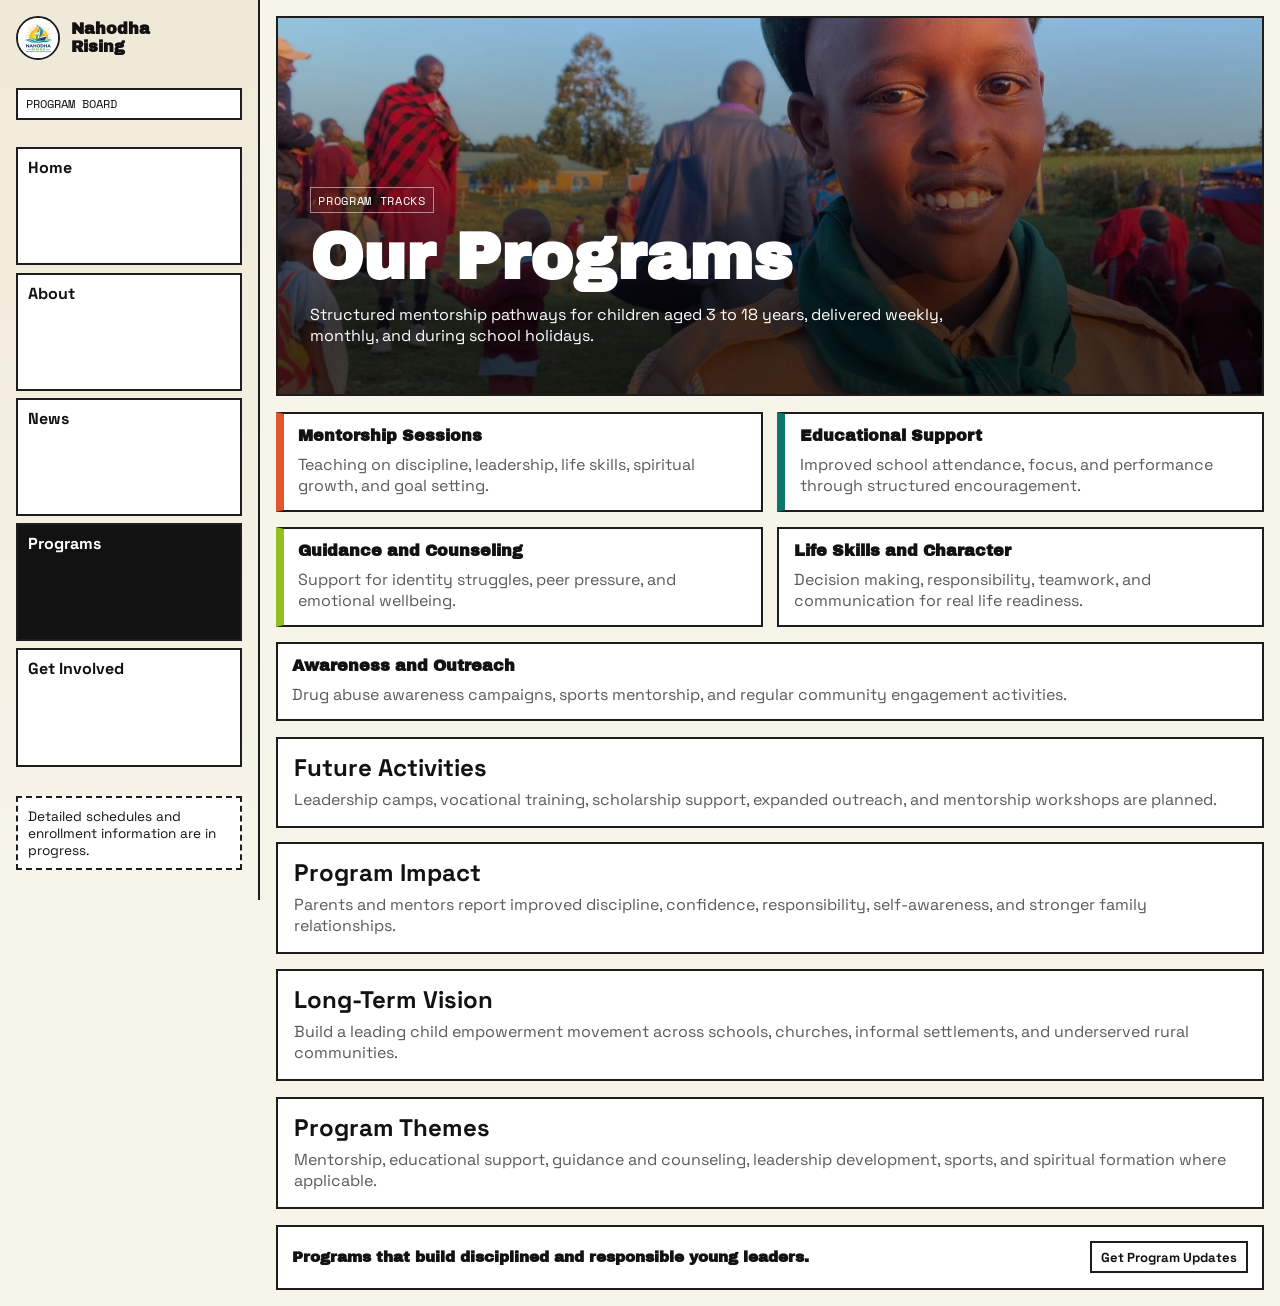
<file: Design3/programs.html>
<!doctype html>
<html lang="en">
  <head>
    <meta charset="UTF-8" />
    <meta name="viewport" content="width=device-width, initial-scale=1.0" />
    <title>Programs | Design 3</title>
    <link rel="stylesheet" href="style.css" />
  </head>
  <body>
    <div class="layout">
      <aside class="rail">
        <a class="logo-lock" href="index.html">
          <img src="../assets/logo.jpeg" alt="Nahodha Rising Logo" />
          <strong>Nahodha<br />Rising</strong>
        </a>
        <p class="tag">Program Board</p>
        <nav class="rail-nav">
          <a href="index.html">Home</a>
          <a href="about.html">About</a>
          <a href="news.html">News</a>
          <a class="active" href="programs.html">Programs</a>
          <a href="get-involved.html">Get Involved</a>
        </nav>
        <p class="rail-note">
          Detailed schedules and enrollment information are in progress.
        </p>
      </aside>

      <main class="main">
        <section
          class="poster"
          style="background-image: url(&quot;../assets/I.webp&quot;)"
        >
          <div class="poster-copy">
            <span class="kicker">Program Tracks</span>
            <h1>Our Programs</h1>
            <p>
              Structured mentorship pathways for children aged 3 to 18 years,
              delivered weekly, monthly, and during school holidays.
            </p>
          </div>
        </section>

        <section class="strip-grid">
          <article class="strip s6 signal">
            <h3>Mentorship Sessions</h3>
            <p>
              Teaching on discipline, leadership, life skills, spiritual growth,
              and goal setting.
            </p>
          </article>
          <article class="strip s6 teal">
            <h3>Educational Support</h3>
            <p>
              Improved school attendance, focus, and performance through
              structured encouragement.
            </p>
          </article>
          <article class="strip s6 lime">
            <h3>Guidance and Counseling</h3>
            <p>
              Support for identity struggles, peer pressure, and emotional
              wellbeing.
            </p>
          </article>
          <article class="strip s6">
            <h3>Life Skills and Character</h3>
            <p>
              Decision making, responsibility, teamwork, and communication for
              real life readiness.
            </p>
          </article>
          <article class="strip s12">
            <h3>Awareness and Outreach</h3>
            <p>
              Drug abuse awareness campaigns, sports mentorship, and regular
              community engagement activities.
            </p>
          </article>
        </section>

        <section class="blocks">
          <article class="block">
            <h2>Future Activities</h2>
            <p>
              Leadership camps, vocational training, scholarship support,
              expanded outreach, and mentorship workshops are planned.
            </p>
          </article>

          <article class="block">
            <h2>Program Impact</h2>
            <p>
              Parents and mentors report improved discipline, confidence,
              responsibility, self-awareness, and stronger family relationships.
            </p>
          </article>

          <article class="block">
            <h2>Long-Term Vision</h2>
            <p>
              Build a leading child empowerment movement across schools,
              churches, informal settlements, and underserved rural communities.
            </p>
          </article>
        </section>

        <section class="block">
          <h2>Program Themes</h2>
          <p>
            Mentorship, educational support, guidance and counseling, leadership
            development, sports, and spiritual formation where applicable.
          </p>
        </section>

        <footer class="footer">
          <strong
            >Programs that build disciplined and responsible young
            leaders.</strong
          >
          <span class="badge">Get Program Updates</span>
        </footer>
      </main>
    </div>
  </body>
</html>
</file>
<file: style.css>
@import url("https://fonts.googleapis.com/css2?family=Montserrat:wght@600;700;800&family=Inter:wght@400;500;600;700&display=swap");

:root {
  --navy: #0f172a;
  --navy-2: #17223d;
  --green: #14532d;
  --green-2: #1f6b3b;
  --gold: #d4a017;
  --gold-soft: #f3c95f;
  --warm-white: #f8f6f2;
  --surface: rgba(255, 255, 255, 0.82);
  --surface-strong: #ffffff;
  --text: #122033;
  --muted: #5b6778;
  --border: rgba(15, 23, 42, 0.1);
  --shadow: 0 18px 40px rgba(15, 23, 42, 0.12);
  --radius: 24px;
  --radius-sm: 16px;
  --container: 1180px;
}

* {
  box-sizing: border-box;
}

html {
  scroll-behavior: smooth;
}

body {
  margin: 0;
  font-family: "Inter", sans-serif;
  color: var(--text);
  background:
    radial-gradient(
      circle at top left,
      rgba(212, 160, 23, 0.16),
      transparent 30%
    ),
    radial-gradient(
      circle at top right,
      rgba(20, 83, 45, 0.14),
      transparent 28%
    ),
    linear-gradient(180deg, #fbfaf7 0%, #f5f2eb 45%, #eef2ef 100%);
  line-height: 1.6;
}

img {
  display: block;
  width: 100%;
  height: auto;
}

a {
  color: inherit;
  text-decoration: none;
}

body > nav,
body > section,
body > footer {
  width: min(calc(100% - 3rem), var(--container));
  margin-inline: auto;
}

body > section,
body > footer {
  width: min(calc(100% - 4rem), var(--container));
}

body > section,
body > footer {
  margin-top: 1.5rem;
}

nav {
  position: sticky;
  top: 1rem;
  z-index: 10;
  display: flex;
  align-items: center;
  justify-content: space-between;
  gap: 1.25rem;
  padding: 0.9rem 1.15rem;
  margin-top: 1rem;
  background: rgba(248, 246, 242, 0.86);
  backdrop-filter: blur(18px);
  border: 1px solid rgba(15, 23, 42, 0.08);
  border-radius: 999px;
  box-shadow: var(--shadow);
}

.logo {
  display: flex;
  align-items: center;
  gap: 0.75rem;
  min-width: 92px;
}

.logo img {
  width: 54px;
  height: 54px;
  object-fit: cover;
  border-radius: 999px;
  border: 2px solid rgba(20, 83, 45, 0.12);
}

.nav-links {
  display: flex;
  flex-wrap: wrap;
  justify-content: flex-end;
  gap: 0.45rem;
}

.nav-links a {
  padding: 0.7rem 1rem;
  font-size: 0.95rem;
  font-weight: 600;
  color: var(--navy);
  border-radius: 999px;
  transition:
    background-color 180ms ease,
    color 180ms ease,
    transform 180ms ease;
}

.nav-links a:hover,
.nav-links a:focus-visible {
  background: rgba(20, 83, 45, 0.1);
  color: var(--green);
  transform: translateY(-1px);
  outline: none;
}

.menu-toggle {
  display: none;
  flex-direction: column;
  background: none;
  border: none;
  cursor: pointer;
  gap: 5px;
  padding: 0;
  min-width: auto;
  min-height: auto;
}

.menu-toggle span {
  display: block;
  width: 24px;
  height: 2.5px;
  background: var(--navy);
  border-radius: 2px;
  transition: all 300ms ease;
}

.menu-toggle.active span:nth-child(1) {
  transform: rotate(45deg) translateY(11px);
}

.menu-toggle.active span:nth-child(2) {
  opacity: 0;
}

.menu-toggle.active span:nth-child(3) {
  transform: rotate(-45deg) translateY(-11px);
}

nav .nav-links.open {
  display: flex;
}

.hero,
.problem-grid,
.story-content,
.stats,
.testimonial-grid,
.blog-grid {
  display: grid;
  gap: 1.25rem;
}

.hero {
  grid-template-columns: minmax(0, 1.1fr) minmax(320px, 0.9fr);
  align-items: center;
  padding: 5rem 0 3rem;
}

.hero-content,
.problem-text,
.story-text,
.section-header,
.blog,
.testimonials,
.impact,
.programs,
.problem,
.story,
.cta,
footer {
  position: relative;
}

.hero-content h1,
.section-header h2,
.cta h2 {
  margin: 0;
  font-family: "Montserrat", sans-serif;
  letter-spacing: -0.03em;
  line-height: 1.02;
  color: var(--navy);
}

.hero-content h1 {
  max-width: 10ch;
  font-size: clamp(3rem, 7vw, 5.6rem);
}

.hero-content p,
.section-header p,
.problem-text p,
.story-text p,
.card p,
.stat p,
.testimonial p,
.blog article p,
.cta p,
footer p {
  color: var(--muted);
}

.hero-content > p {
  max-width: 60ch;
  font-size: 1.05rem;
}

.hero-actions,
.cta-buttons {
  display: flex;
  flex-wrap: wrap;
  gap: 0.85rem;
  margin-top: 1.75rem;
}

.cta-primary,
.cta-secondary,
.cta-buttons a,
.blog > a {
  display: inline-flex;
  align-items: center;
  justify-content: center;
  min-height: 48px;
  padding: 0.85rem 1.3rem;
  border-radius: 999px;
  font-weight: 700;
  transition:
    transform 180ms ease,
    box-shadow 180ms ease,
    background-color 180ms ease,
    color 180ms ease;
}

.nav-links a.nav-cta {
  background: linear-gradient(135deg, var(--gold) 0%, var(--gold-soft) 100%);
  color: #2a2108;
  box-shadow: 0 10px 24px rgba(212, 160, 23, 0.22);
  border: 1px solid rgba(42, 33, 8, 0.08);
}

.nav-links a.nav-cta:hover,
.nav-links a.nav-cta:focus-visible {
  background: linear-gradient(135deg, var(--gold-soft) 0%, var(--gold) 100%);
  color: #1f1604;
  box-shadow: 0 14px 30px rgba(212, 160, 23, 0.3);
}

.cta-primary,
.cta-buttons a:first-child {
  background: linear-gradient(135deg, var(--gold) 0%, var(--gold-soft) 100%);
  color: #2a2108;
  box-shadow: 0 14px 30px rgba(212, 160, 23, 0.28);
}

.cta-secondary,
.blog > a {
  background: rgba(20, 83, 45, 0.08);
  color: var(--green);
  border: 1px solid rgba(20, 83, 45, 0.14);
}

.cta-buttons a:last-child {
  background: rgba(20, 83, 45, 0.08);
  color: var(--gold);
}

.cta-primary:hover,
.cta-secondary:hover,
.cta-buttons a:hover,
.blog > a:hover,
.cta-primary:focus-visible,
.cta-secondary:focus-visible,
.cta-buttons a:focus-visible,
.blog > a:focus-visible {
  transform: translateY(-2px);
  outline: none;
}

.hero-media,
.problem-media,
.story-media,
.impact-media {
  border-radius: var(--radius);
  overflow: hidden;
  box-shadow: var(--shadow);
}

.hero-media img,
.problem-media img,
.story-media img,
.impact-media img {
  min-height: 420px;
  object-fit: cover;
}

.identity {
  padding: 0.7rem 1rem;
  text-align: center;
  font-weight: 700;
  letter-spacing: 0.18em;
  text-transform: uppercase;
  color: var(--green);
  background: rgba(20, 83, 45, 0.08);
  border: 1px solid rgba(20, 83, 45, 0.12);
  border-radius: 999px;
}

.problem,
.story,
.programs,
.impact,
.testimonials,
.blog,
.cta {
  padding: 2rem;
  background: var(--surface);
  border: 1px solid var(--border);
  border-radius: var(--radius);
  box-shadow: var(--shadow);
}

.section-header {
  margin-bottom: 1.5rem;
}

.section-header h2,
.cta h2 {
  font-size: clamp(2rem, 4vw, 3rem);
}

.section-header p,
.cta p {
  max-width: 65ch;
  font-size: 1.02rem;
}

.problem-grid,
.story-content {
  grid-template-columns: repeat(2, minmax(0, 1fr));
  align-items: center;
}

.problem-text ul {
  margin: 0 0 1.25rem;
  padding-left: 1.25rem;
  color: var(--navy);
}

.problem-text li + li {
  margin-top: 0.5rem;
}

.grid,
.stats,
.testimonial-grid,
.blog-grid {
  grid-template-columns: repeat(3, minmax(0, 1fr));
}

.grid {
  display: grid;
  gap: 1rem;
}

.card,
.stat,
.testimonial,
.blog article {
  padding: 1.3rem;
  background: var(--surface-strong);
  border: 1px solid var(--border);
  border-radius: var(--radius-sm);
  box-shadow: 0 10px 24px rgba(15, 23, 42, 0.06);
  transition: all 300ms cubic-bezier(0.4, 0, 0.2, 1);
}

.card:hover {
  transform: translateY(-4px);
  box-shadow: 0 16px 36px rgba(15, 23, 42, 0.12);
  border-color: rgba(20, 83, 45, 0.2);
}

.card-icon {
  display: inline-flex;
  align-items: center;
  justify-content: center;
  width: 2.5rem;
  height: 2.5rem;
  margin-bottom: 0.75rem;
  color: var(--green);
  stroke: var(--green);
}

.card h3,
.blog article h3 {
  margin: 0 0 0.55rem;
  color: var(--navy);
  font-size: 1.15rem;
}

.stats {
  margin-bottom: 1.25rem;
}

.stat {
  text-align: center;
  border-top: 4px solid var(--gold);
}

.stat h3 {
  margin: 0;
  font-family: "Montserrat", sans-serif;
  font-size: clamp(2rem, 5vw, 3.5rem);
  line-height: 1;
  color: var(--green);
}

.testimonial {
  background: linear-gradient(
    180deg,
    rgba(248, 246, 242, 1) 0%,
    rgba(255, 255, 255, 0.9) 100%
  );
}

.testimonial span {
  display: inline-block;
  margin-top: 0.75rem;
  font-weight: 700;
  color: var(--green);
}

.blog > a {
  margin-top: 1rem;
}

.cta {
  text-align: center;
  background:
    linear-gradient(135deg, rgba(15, 23, 42, 0.94), rgba(20, 83, 45, 0.92)),
    radial-gradient(
      circle at top left,
      rgba(212, 160, 23, 0.28),
      transparent 35%
    );
  color: #fff;
}

.cta h2,
.cta p,
.cta a {
  color: #fff;
}

.cta p {
  max-width: 58ch;
  margin-inline: auto;
}

.cta-buttons {
  justify-content: center;
}

footer {
  padding: 1.5rem 0 2.5rem;
  text-align: center;
}

footer p {
  margin: 0.3rem 0;
}

.footer-content {
  display: grid;
  grid-template-columns: repeat(3, 1fr);
  gap: 2rem;
  padding: 2rem 0;
}

.footer-contact a,
.contact-link,
.donate-link {
  display: inline-block;
  padding: 0.6rem 1rem;
  margin-top: 0.5rem;
  background: rgba(20, 83, 45, 0.1);
  color: var(--green);
  border: 1px solid rgba(20, 83, 45, 0.14);
  border-radius: 999px;
  font-weight: 600;
  transition: all 300ms cubic-bezier(0.4, 0, 0.2, 1);
}

.footer-contact a:hover,
.contact-link:hover,
.donate-link:hover {
  background: rgba(20, 83, 45, 0.18);
  border-color: rgba(20, 83, 45, 0.3);
  transform: translateY(-1px);
}

.contact-link:hover,
.donate-link:hover {
  background: rgba(20, 83, 45, 0.2);
  transform: translateY(-2px);
}

.donate-link {
  background: linear-gradient(135deg, var(--gold) 0%, var(--gold-soft) 100%);
  color: #2a2108;
  border: none;
}

.donate-link:hover {
  background: linear-gradient(135deg, var(--gold-soft) 0%, var(--gold) 100%);
}

.footer-social {
  display: flex;
  flex-direction: column;
  align-items: center;
}

.social-icons {
  display: flex;
  gap: 1rem;
  justify-content: center;
  margin-top: 0.75rem;
}

.social-icon {
  display: inline-flex;
  align-items: center;
  justify-content: center;
  width: 40px;
  height: 40px;
  border-radius: 999px;
  background: rgba(20, 83, 45, 0.1);
  color: var(--green);
  font-weight: 700;
  font-size: 1.2rem;
  transition: all 200ms ease;
  text-decoration: none;
}

.social-icon:hover {
  background: rgba(20, 83, 45, 0.2);
  transform: translateY(-3px);
}

@media (max-width: 980px) {
  .hero,
  .problem-grid,
  .story-content {
    grid-template-columns: 1fr;
  }

  .grid,
  .stats,
  .testimonial-grid,
  .blog-grid {
    grid-template-columns: repeat(2, minmax(0, 1fr));
  }

  .hero {
    padding-top: 3rem;
  }

  .hero-content h1 {
    max-width: none;
  }
}

@media (max-width: 720px) {
  body > nav,
  body > section,
  body > footer {
    width: min(calc(100% - 1rem), var(--container));
  }

  body > section,
  body > footer {
    width: min(calc(100% - 1.5rem), var(--container));
  }

  nav {
    border-radius: 28px;
    padding: 1rem;
    flex-wrap: wrap;
    position: relative;
  }

  .menu-toggle {
    display: flex;
    order: 2;
  }

  .nav-links {
    order: 3;
    position: absolute;
    top: 100%;
    left: 0;
    right: 0;
    background: rgba(248, 246, 242, 0.96);
    backdrop-filter: blur(18px);
    border: 1px solid rgba(15, 23, 42, 0.08);
    border-radius: 0 0 28px 28px;
    flex-direction: column;
    gap: 0;
    padding: 0.5rem 0;
    margin-top: 0.5rem;
    display: none;
    width: 100%;
    margin-left: 0;
  }

  .nav-links.open {
    display: flex;
  }

  .nav-links a {
    padding: 0.85rem 1rem;
    border-radius: 0;
    font-size: 0.95rem;
  }

  .nav-links a.nav-cta {
    display: block;
    width: calc(100% - 1rem);
    min-height: 40px;
    margin: 0.45rem 0.5rem 0.55rem;
    padding: 0.75rem 1rem;
    border-radius: 16px;
    text-align: center;
    box-shadow: 0 8px 18px rgba(212, 160, 23, 0.18);
  }
  /* 
  .nav-links a:last-child {
    border-bottom-left-radius: 0;
    border-bottom-right-radius: 0;
  } */

  .logo {
    order: 1;
    margin-right: auto;
  }

  .hero,
  .problem,
  .story,
  .programs,
  .impact,
  .testimonials,
  .blog,
  .cta {
    padding: 1.25rem;
  }

  .grid,
  .stats,
  .testimonial-grid,
  .blog-grid {
    grid-template-columns: 1fr;
  }

  .hero-content h1 {
    font-size: clamp(2.5rem, 14vw, 4rem);
  }

  .hero-media img,
  .problem-media img,
  .story-media img,
  .impact-media img {
    min-height: 280px;
  }

  .identity {
    letter-spacing: 0.08em;
    font-size: 0.78rem;
  }

  .footer-content {
    grid-template-columns: 1fr;
    gap: 1.5rem;
  }

  .footer-contact,
  .footer-social {
    text-align: center;
  }

  .social-icons {
    gap: 0.75rem;
  }

  .social-icon {
    width: 36px;
    height: 36px;
    font-size: 1rem;
  }
}
</file>
<file: Design2/style.css>
@import url("https://fonts.googleapis.com/css2?family=Montserrat:wght@600;700;800&family=Inter:wght@400;500;600;700&display=swap");

:root {
  --dark-bg: #0a0e27;
  --dark-surface: #1a1f3a;
  --dark-surface-2: #242d4d;
  --accent: #00d9ff;
  --accent-dark: #00a8cc;
  --accent-light: #33f0ff;
  --gold: #ffa500;
  --text: #e0e6f2;
  --text-muted: #a0aac0;
  --border: rgba(0, 217, 255, 0.1);
  --shadow: 0 18px 40px rgba(0, 0, 0, 0.4);
  --radius: 24px;
  --radius-sm: 16px;
  --container: 1180px;
}

* {
  box-sizing: border-box;
}

html {
  scroll-behavior: smooth;
}

body {
  margin: 0;
  font-family: "Inter", sans-serif;
  color: var(--text);
  background: linear-gradient(135deg, #0a0e27 0%, #1a1f3a 50%, #0f1428 100%);
  line-height: 1.6;
  min-height: 100vh;
}

img {
  display: block;
  width: 100%;
  height: auto;
}

a {
  color: inherit;
  text-decoration: none;
}

body > nav,
body > section,
body > footer {
  width: min(calc(100% - 3rem), var(--container));
  margin-inline: auto;
}

body > section,
body > footer {
  width: min(calc(100% - 4rem), var(--container));
}

body > section,
body > footer {
  margin-top: 1.5rem;
}

nav {
  position: sticky;
  top: 1rem;
  z-index: 10;
  display: flex;
  align-items: center;
  justify-content: space-between;
  gap: 1.25rem;
  padding: 0.9rem 1.15rem;
  margin-top: 1rem;
  background: rgba(26, 31, 58, 0.8);
  backdrop-filter: blur(18px);
  border: 1px solid var(--border);
  border-radius: 999px;
  box-shadow: var(--shadow);
}

.logo {
  display: flex;
  align-items: center;
  gap: 0.75rem;
  min-width: 92px;
}

.logo img {
  height: 40px;
  width: auto;
}

.menu-toggle {
  display: none;
  flex-direction: column;
  gap: 0.4rem;
  background: none;
  border: none;
  cursor: pointer;
  padding: 0.5rem;
}

.menu-toggle span {
  width: 24px;
  height: 2px;
  background-color: var(--accent);
  border-radius: 999px;
  transition: all 0.3s ease;
}

.menu-toggle.active span:nth-child(1) {
  transform: rotate(45deg) translate(7px, 7px);
}

.menu-toggle.active span:nth-child(2) {
  opacity: 0;
}

.menu-toggle.active span:nth-child(3) {
  transform: rotate(-45deg) translate(8px, -8px);
}

.nav-links {
  display: flex;
  gap: 0.5rem;
  align-items: center;
}

.nav-links a {
  padding: 0.5rem 1rem;
  border-radius: 0.375rem;
  font-size: 0.9rem;
  font-weight: 500;
  transition: all 0.3s ease;
  color: var(--text);
}

.nav-links a:hover {
  color: var(--accent);
  background-color: rgba(0, 217, 255, 0.1);
}

.nav-cta {
  background-color: var(--accent) !important;
  color: var(--dark-bg) !important;
  font-weight: 600 !important;
}

.nav-cta:hover {
  background-color: var(--accent-light) !important;
  color: var(--dark-bg) !important;
}

/* HERO */
.hero {
  position: relative;
  display: flex;
  align-items: center;
  min-height: 420px;
  margin-bottom: 3rem;
  padding: clamp(2rem, 5vw, 4rem);
  border-radius: var(--radius);
  overflow: hidden;
  border: 1px solid var(--border);
  background-size: cover;
  background-position: center;
  background-repeat: no-repeat;
}

.hero::before {
  content: "";
  position: absolute;
  inset: 0;
  background: linear-gradient(
    115deg,
    rgba(10, 14, 39, 0.88) 18%,
    rgba(10, 14, 39, 0.68) 52%,
    rgba(10, 14, 39, 0.5) 100%
  );
}

.hero-content {
  position: relative;
  display: flex;
  flex-direction: column;
  gap: 1.5rem;
  z-index: 1;
  max-width: 720px;
}

.hero-content h1 {
  font-family: "Montserrat", sans-serif;
  font-size: clamp(2.5rem, 6vw, 3.5rem);
  font-weight: 800;
  margin: 0;
  background: linear-gradient(135deg, var(--accent), var(--accent-light));
  -webkit-background-clip: text;
  -webkit-text-fill-color: transparent;
  background-clip: text;
}

.hero-content h2 {
  font-family: "Montserrat", sans-serif;
  font-size: clamp(1.5rem, 4vw, 2.25rem);
  font-weight: 700;
  margin: 0;
  color: var(--gold);
}

.hero-content p {
  font-size: 1.1rem;
  color: var(--text-muted);
  margin: 0;
  line-height: 1.8;
}

.hero-home {
  background-image: url("../assets/medium-shot-smiley-boy-outdoors-no-edit.jpg");
}

.hero-about {
  background-image: url("../assets/boys-playing-football.jpg");
}

.hero-news {
  min-height: 340px;
  background-image: url("../assets/I.webp");
}

.hero-get-involved {
  background-image: url("../assets/2149479929.jpg");
}

.hero-programs {
  min-height: 340px;
  background-image: url("../assets/I.webp");
}

.hero-actions {
  display: flex;
  gap: 1rem;
  flex-wrap: wrap;
  margin-top: 0.5rem;
}

/* IDENTITY BAR */
.identity {
  text-align: center;
  padding: 1.5rem;
  margin: 2rem 0;
  background: linear-gradient(
    135deg,
    rgba(0, 217, 255, 0.05),
    rgba(255, 165, 0, 0.05)
  );
  border: 1px solid var(--border);
  border-radius: var(--radius-sm);
  font-size: 1rem;
  font-weight: 600;
  color: var(--accent);
  letter-spacing: 0.1em;
}

/* SECTIONS */
.problem,
.story,
.programs,
.impact,
.cta,
.blog {
  margin-bottom: 3rem;
}

.section-header {
  text-align: center;
  margin-bottom: 2.5rem;
}

.section-header h2 {
  font-family: "Montserrat", sans-serif;
  font-size: clamp(2rem, 5vw, 2.5rem);
  font-weight: 700;
  margin: 0 0 1rem 0;
  background: linear-gradient(135deg, var(--accent), var(--gold));
  -webkit-background-clip: text;
  -webkit-text-fill-color: transparent;
  background-clip: text;
}

.section-header p {
  font-size: 1.1rem;
  color: var(--text-muted);
  margin: 0;
  max-width: 600px;
  margin-inline: auto;
}

/* PROBLEM */
.problem-grid {
  display: grid;
  grid-template-columns: 1fr 1fr;
  gap: 2rem;
  align-items: center;
}

.problem-text ul {
  list-style: none;
  padding: 0;
  margin: 0;
  display: flex;
  flex-direction: column;
  gap: 1rem;
}

.problem-text li {
  padding-left: 1.5rem;
  position: relative;
  color: var(--text-muted);
  font-size: 1rem;
}

.problem-text li:before {
  content: "▸";
  position: absolute;
  left: 0;
  color: var(--accent);
  font-weight: bold;
  font-size: 1.5rem;
}

.problem-text p {
  color: var(--text-muted);
  font-size: 1rem;
  line-height: 1.8;
}

.problem-media {
  border-radius: var(--radius);
  overflow: hidden;
  border: 1px solid var(--border);
}

/* STORY */
.story-content {
  display: grid;
  grid-template-columns: 1fr 1fr;
  gap: 2rem;
  align-items: center;
}

.story-media {
  border-radius: var(--radius);
  overflow: hidden;
  border: 1px solid var(--border);
}

.story-text p {
  color: var(--text-muted);
  font-size: 1rem;
  line-height: 1.8;
  margin: 0 0 1.5rem 0;
}

.story-text p:last-child {
  margin-bottom: 0;
}

/* PROGRAMS / GRID */
.grid {
  display: grid;
  grid-template-columns: repeat(auto-fit, minmax(280px, 1fr));
  gap: 1.5rem;
}

.card {
  background: linear-gradient(
    135deg,
    rgba(36, 45, 77, 0.5),
    rgba(26, 31, 58, 0.5)
  );
  border: 1px solid var(--border);
  border-radius: var(--radius-sm);
  padding: 2rem;
  transition: all 0.3s ease;
}

.card:hover {
  border-color: var(--accent);
  background: linear-gradient(
    135deg,
    rgba(0, 217, 255, 0.1),
    rgba(36, 45, 77, 0.5)
  );
  transform: translateY(-4px);
}

.card-icon {
  width: 3rem;
  height: 3rem;
  margin-bottom: 1rem;
  color: var(--accent);
  stroke-width: 1.5px;
}

.card h3 {
  font-family: "Montserrat", sans-serif;
  font-size: 1.25rem;
  font-weight: 700;
  margin: 0 0 0.75rem 0;
  color: var(--accent);
}

.card p {
  color: var(--text-muted);
  font-size: 0.95rem;
  margin: 0;
  line-height: 1.6;
}

.card-media {
  border-radius: var(--radius-sm);
  overflow: hidden;
  margin-bottom: 1rem;
  max-height: 200px;
}

.card-media img {
  width: 100%;
  height: 100%;
  object-fit: cover;
}

/* IMPACT / STATS */
.stats {
  display: grid;
  grid-template-columns: repeat(auto-fit, minmax(200px, 1fr));
  gap: 1.5rem;
}

.stat {
  text-align: center;
  padding: 1.5rem;
  background: rgba(36, 45, 77, 0.3);
  border-radius: var(--radius-sm);
  border: 1px solid var(--border);
}

.stat h3 {
  font-family: "Montserrat", sans-serif;
  font-size: 1.5rem;
  font-weight: 700;
  margin: 0 0 0.5rem 0;
  color: var(--accent);
}

.stat p {
  color: var(--text-muted);
  font-size: 0.95rem;
  margin: 0;
}

/* CTA */
.cta {
  background: linear-gradient(
    135deg,
    rgba(0, 217, 255, 0.1),
    rgba(255, 165, 0, 0.1)
  );
  border: 1px solid var(--border);
  border-radius: var(--radius);
  padding: 3rem;
  text-align: center;
}

.cta h2 {
  font-family: "Montserrat", sans-serif;
  font-size: clamp(1.75rem, 4vw, 2.5rem);
  font-weight: 700;
  margin: 0 0 1rem 0;
  background: linear-gradient(135deg, var(--accent), var(--gold));
  -webkit-background-clip: text;
  -webkit-text-fill-color: transparent;
  background-clip: text;
}

.cta p {
  color: var(--text-muted);
  font-size: 1.1rem;
  margin: 0 0 2rem 0;
  max-width: 600px;
  margin-inline: auto;
}

.cta-buttons {
  display: flex;
  gap: 1rem;
  justify-content: center;
  flex-wrap: wrap;
}

.cta-primary,
.cta-secondary {
  display: inline-block;
  padding: 0.85rem 2rem;
  border-radius: 0.375rem;
  font-weight: 600;
  font-size: 1rem;
  transition: all 0.3s ease;
  cursor: pointer;
  border: none;
  text-align: center;
}

.cta-primary {
  background-color: var(--accent);
  color: var(--dark-bg);
}

.cta-primary:hover {
  background-color: var(--accent-light);
  transform: translateY(-2px);
}

.cta-secondary {
  background: transparent;
  border: 2px solid var(--accent);
  color: var(--accent);
}

.cta-secondary:hover {
  background: rgba(0, 217, 255, 0.1);
}

/* BLOG */
.blog {
  margin-bottom: 3rem;
}

article.card {
  display: flex;
  flex-direction: column;
}

article.card h3 {
  color: var(--accent);
}

.muted {
  color: var(--text-muted);
  font-size: 0.85rem;
  margin: 0.5rem 0;
}

article.card a {
  color: var(--accent);
  font-weight: 600;
  transition: color 0.3s ease;
}

article.card a:hover {
  color: var(--accent-light);
}

/* COMING SOON */
.coming-soon {
  display: flex;
  justify-content: center;
  align-items: center;
  min-height: 50vh;
  padding: 2rem;
}

.coming-soon-banner {
  text-align: center;
  max-width: 600px;
  padding: 3rem;
  background: linear-gradient(
    135deg,
    rgba(36, 45, 77, 0.5),
    rgba(26, 31, 58, 0.5)
  );
  border: 1px solid var(--border);
  border-radius: 0.5rem;
  box-shadow: var(--shadow);
}

.coming-soon-banner h2 {
  font-size: 2.5rem;
  color: var(--accent);
  margin-bottom: 1rem;
  font-weight: 700;
}

.coming-soon-banner p {
  font-size: 1.1rem;
  color: var(--text-muted);
  margin-bottom: 1.5rem;
  line-height: 1.6;
}

/* FOOTER */
footer {
  background: linear-gradient(
    135deg,
    rgba(26, 31, 58, 0.8),
    rgba(36, 45, 77, 0.5)
  );
  border-top: 1px solid var(--border);
  padding: 3rem 2rem;
  margin-top: 4rem;
}

.footer-content {
  display: grid;
  grid-template-columns: repeat(auto-fit, minmax(250px, 1fr));
  gap: 2rem;
  max-width: var(--container);
  margin-inline: auto;
}

footer p {
  margin: 0.5rem 0;
  color: var(--text-muted);
  font-size: 0.95rem;
}

footer strong {
  color: var(--accent);
}

.footer-contact a,
.social-icon {
  color: var(--accent);
  transition: color 0.3s ease;
  font-weight: 500;
}

.footer-contact a:hover,
.social-icon:hover {
  color: var(--accent-light);
}

.social-icons {
  display: flex;
  gap: 1rem;
  margin-top: 0.5rem;
}

.social-icon {
  display: inline-flex;
  align-items: center;
  justify-content: center;
  width: 36px;
  height: 36px;
  background: rgba(0, 217, 255, 0.1);
  border: 1px solid var(--border);
  border-radius: 0.375rem;
  font-weight: 600;
}

.social-icon:hover {
  background: rgba(0, 217, 255, 0.2);
}

/* RESPONSIVE */
@media (max-width: 768px) {
  body > nav,
  body > section,
  body > footer {
    width: calc(100% - 1.5rem);
  }

  nav {
    flex-wrap: wrap;
    top: 0;
    margin-top: 0;
    border-radius: 0;
    position: relative;
  }

  .menu-toggle {
    display: flex;
  }

  .nav-links {
    display: none;
    position: absolute;
    top: 100%;
    left: 0;
    right: 0;
    flex-direction: column;
    background: linear-gradient(
      135deg,
      rgba(26, 31, 58, 0.95),
      rgba(36, 45, 77, 0.9)
    );
    padding: 1rem;
    backdrop-filter: blur(18px);
    border: 1px solid var(--border);
    border-radius: var(--radius-sm);
    margin-top: 0.5rem;
  }

  .nav-links.open {
    display: flex;
  }

  .hero {
    min-height: 360px;
    padding: 2rem 1.25rem;
  }

  .problem-grid,
  .story-content {
    grid-template-columns: 1fr;
  }

  .grid {
    grid-template-columns: 1fr;
  }

  .cta {
    padding: 2rem;
  }

  .cta-buttons {
    flex-direction: column;
  }

  .cta-primary,
  .cta-secondary {
    width: 100%;
  }

  footer {
    padding: 2rem 1rem;
  }

  .footer-content {
    grid-template-columns: 1fr;
  }
}
</file>
<file: Design3/style.css>
@import url("https://fonts.googleapis.com/css2?family=Archivo+Black&family=Space+Grotesk:wght@400;500;700&family=Space+Mono:wght@400;700&display=swap");

:root {
  --bg: #f7f4ea;
  --ink: #121212;
  --muted: #5a5a5a;
  --line: #1d1d1d;
  --signal: #e4572e;
  --teal: #0f766e;
  --lime: #93c01f;
}

* {
  box-sizing: border-box;
}

html,
body {
  margin: 0;
  padding: 0;
}

body {
  font-family: "Space Grotesk", sans-serif;
  color: var(--ink);
  background: var(--bg);
}

a {
  color: inherit;
  text-decoration: none;
}

img {
  width: 100%;
  display: block;
}

.layout {
  min-height: 100vh;
  display: grid;
  grid-template-columns: 260px 1fr;
}

.rail {
  border-right: 2px solid var(--line);
  padding: 1rem;
  position: sticky;
  top: 0;
  height: 100vh;
  display: grid;
  grid-template-rows: auto auto 1fr auto;
  gap: 1rem;
  background: linear-gradient(180deg, #efe9d7, #f7f4ea);
}

.logo-lock {
  display: flex;
  align-items: center;
  gap: 0.7rem;
}

.logo-lock img {
  width: 44px;
  height: 44px;
  border-radius: 50%;
  border: 2px solid var(--line);
}

.logo-lock strong {
  font-family: "Archivo Black", sans-serif;
  font-size: 1rem;
  line-height: 1.1;
}

.tag {
  font-family: "Space Mono", monospace;
  font-size: 0.72rem;
  text-transform: uppercase;
  border: 2px solid var(--line);
  padding: 0.35rem 0.5rem;
  background: #fff;
}

.rail-nav {
  display: grid;
  gap: 0.45rem;
}

.rail-nav a {
  border: 2px solid var(--line);
  padding: 0.5rem 0.6rem;
  font-weight: 700;
  background: #fff;
}

.rail-nav a.active,
.rail-nav a:hover {
  background: var(--ink);
  color: #fff;
}

.rail-note {
  align-self: end;
  border: 2px dashed var(--line);
  padding: 0.6rem;
  font-size: 0.85rem;
  background: #fff;
}

.main {
  padding: 1rem;
  display: grid;
  gap: 1rem;
}

.poster {
  min-height: 380px;
  border: 2px solid var(--line);
  position: relative;
  overflow: hidden;
  display: grid;
  align-items: end;
  background-size: cover;
  background-position: center;
}

.poster::before {
  content: "";
  position: absolute;
  inset: 0;
  background: linear-gradient(
    180deg,
    rgba(0, 0, 0, 0.1) 0%,
    rgba(0, 0, 0, 0.75) 80%
  );
}

.poster-copy {
  position: relative;
  z-index: 1;
  color: #fff;
  padding: clamp(1rem, 3vw, 2rem);
}

.kicker {
  font-family: "Space Mono", monospace;
  text-transform: uppercase;
  font-size: 0.72rem;
  letter-spacing: 0.06em;
  display: inline-block;
  padding: 0.2rem 0.45rem;
  border: 1px solid rgba(255, 255, 255, 0.5);
  margin-bottom: 0.7rem;
}

h1,
h2,
h3 {
  margin: 0;
  line-height: 1.05;
}

h1 {
  font-family: "Archivo Black", sans-serif;
  font-size: clamp(2rem, 5vw, 4rem);
}

.slogan {
  margin-top: 0.6rem;
  color: #ffe28a;
  font-weight: 700;
}

.poster-copy p {
  margin-top: 0.8rem;
  max-width: 70ch;
}

.cta-row {
  margin-top: 1rem;
  display: flex;
  gap: 0.6rem;
  flex-wrap: wrap;
}

.btn {
  border: 2px solid #fff;
  padding: 0.5rem 0.8rem;
  font-weight: 700;
  font-size: 0.9rem;
}

.btn.light {
  background: #fff;
  color: #111;
}

.marquee {
  border: 2px solid var(--line);
  background: #fff;
  font-family: "Space Mono", monospace;
  overflow: hidden;
  white-space: nowrap;
}

.marquee span {
  display: inline-block;
  padding: 0.6rem 0;
  min-width: 100%;
  animation: slide 14s linear infinite;
}

@keyframes slide {
  from {
    transform: translateX(0);
  }
  to {
    transform: translateX(-100%);
  }
}

.blocks {
  display: grid;
  gap: 0.9rem;
}

.block {
  border: 2px solid var(--line);
  background: #fff;
  padding: 1rem;
}

.strip-grid {
  display: grid;
  grid-template-columns: repeat(12, 1fr);
  gap: 0.9rem;
}

.strip {
  border: 2px solid var(--line);
  background: #fff;
  padding: 0.9rem;
}

.s4 {
  grid-column: span 4;
}

.s6 {
  grid-column: span 6;
}

.s8 {
  grid-column: span 8;
}

.s12 {
  grid-column: span 12;
}

.strip h3 {
  font-family: "Archivo Black", sans-serif;
  font-size: 1rem;
}

.strip p,
.block p {
  margin: 0.55rem 0 0;
  color: var(--muted);
}

.signal {
  border-left: 8px solid var(--signal);
}

.teal {
  border-left: 8px solid var(--teal);
}

.lime {
  border-left: 8px solid var(--lime);
}

.photo-band {
  border: 2px solid var(--line);
  overflow: hidden;
  max-height: 320px;
}

.photo-band img {
  height: 100%;
  object-fit: cover;
}

.feed {
  display: grid;
  gap: 0.8rem;
}

.feed-item {
  border: 2px solid var(--line);
  background: #fff;
  display: grid;
  grid-template-columns: 170px 1fr;
  gap: 0.75rem;
}

.feed-item img {
  height: 100%;
  object-fit: cover;
}

.feed-copy {
  padding: 0.7rem;
}

.meta {
  font-family: "Space Mono", monospace;
  font-size: 0.75rem;
  color: var(--muted);
}

.footer {
  border: 2px solid var(--line);
  background: #fff;
  padding: 0.9rem;
  display: flex;
  justify-content: space-between;
  align-items: center;
  gap: 0.7rem;
  flex-wrap: wrap;
}

.footer strong {
  font-family: "Archivo Black", sans-serif;
  font-size: 0.95rem;
}

.badge {
  border: 2px solid var(--line);
  padding: 0.35rem 0.55rem;
  font-size: 0.82rem;
  font-weight: 700;
}

@media (max-width: 1040px) {
  .layout {
    grid-template-columns: 1fr;
  }

  .rail {
    position: sticky;
    top: 0;
    z-index: 30;
    height: auto;
    grid-template-rows: auto;
    border-right: none;
    border-bottom: 2px solid var(--line);
    background: rgba(247, 244, 234, 0.96);
    backdrop-filter: blur(4px);
  }

  .rail-nav {
    grid-template-columns: repeat(3, minmax(0, 1fr));
  }

  .strip-grid {
    grid-template-columns: 1fr;
  }

  .s4,
  .s6,
  .s8,
  .s12 {
    grid-column: auto;
  }

  .feed-item {
    grid-template-columns: 1fr;
  }

  .main {
    padding-top: 0.8rem;
  }

  .poster {
    min-height: 320px;
  }
}

@media (max-width: 760px) {
  .rail {
    gap: 0.65rem;
    padding: 0.7rem;
  }

  .logo-lock img {
    width: 38px;
    height: 38px;
  }

  .logo-lock strong {
    font-size: 0.9rem;
  }

  .tag {
    font-size: 0.66rem;
    padding: 0.3rem 0.4rem;
  }

  .rail-nav {
    display: flex;
    overflow-x: auto;
    gap: 0.45rem;
    padding-bottom: 0.2rem;
    scrollbar-width: thin;
    -webkit-overflow-scrolling: touch;
  }

  .rail-nav a {
    white-space: nowrap;
    min-width: max-content;
    font-size: 0.83rem;
    padding: 0.44rem 0.56rem;
  }

  .rail-note {
    display: none;
  }

  .main {
    gap: 0.75rem;
    padding: 0.75rem;
  }

  .poster {
    min-height: 280px;
  }

  .poster-copy {
    padding: 0.85rem;
  }

  h1 {
    font-size: clamp(1.55rem, 9vw, 2.35rem);
  }

  h2 {
    font-size: 1.2rem;
  }

  h3 {
    font-size: 0.98rem;
  }

  .slogan {
    margin-top: 0.35rem;
    font-size: 0.97rem;
  }

  .poster-copy p {
    margin-top: 0.55rem;
    font-size: 0.93rem;
    line-height: 1.45;
    max-width: none;
  }

  .cta-row {
    margin-top: 0.75rem;
  }

  .btn {
    font-size: 0.82rem;
    padding: 0.44rem 0.62rem;
  }

  .marquee span {
    font-size: 0.72rem;
    padding: 0.5rem 0;
  }

  .strip,
  .block,
  .feed-copy,
  .footer {
    padding: 0.75rem;
  }

  .strip p,
  .block p {
    font-size: 0.92rem;
  }

  .feed-item {
    gap: 0.35rem;
  }

  .feed-item img {
    max-height: 180px;
  }

  .photo-band {
    max-height: 210px;
  }

  .badge {
    font-size: 0.76rem;
    padding: 0.3rem 0.45rem;
  }
}

@media (max-width: 440px) {
  .main {
    padding: 0.6rem;
  }

  .poster {
    min-height: 250px;
  }

  .kicker {
    font-size: 0.62rem;
    margin-bottom: 0.45rem;
  }

  .footer {
    flex-direction: column;
    align-items: flex-start;
  }
}
</file>
